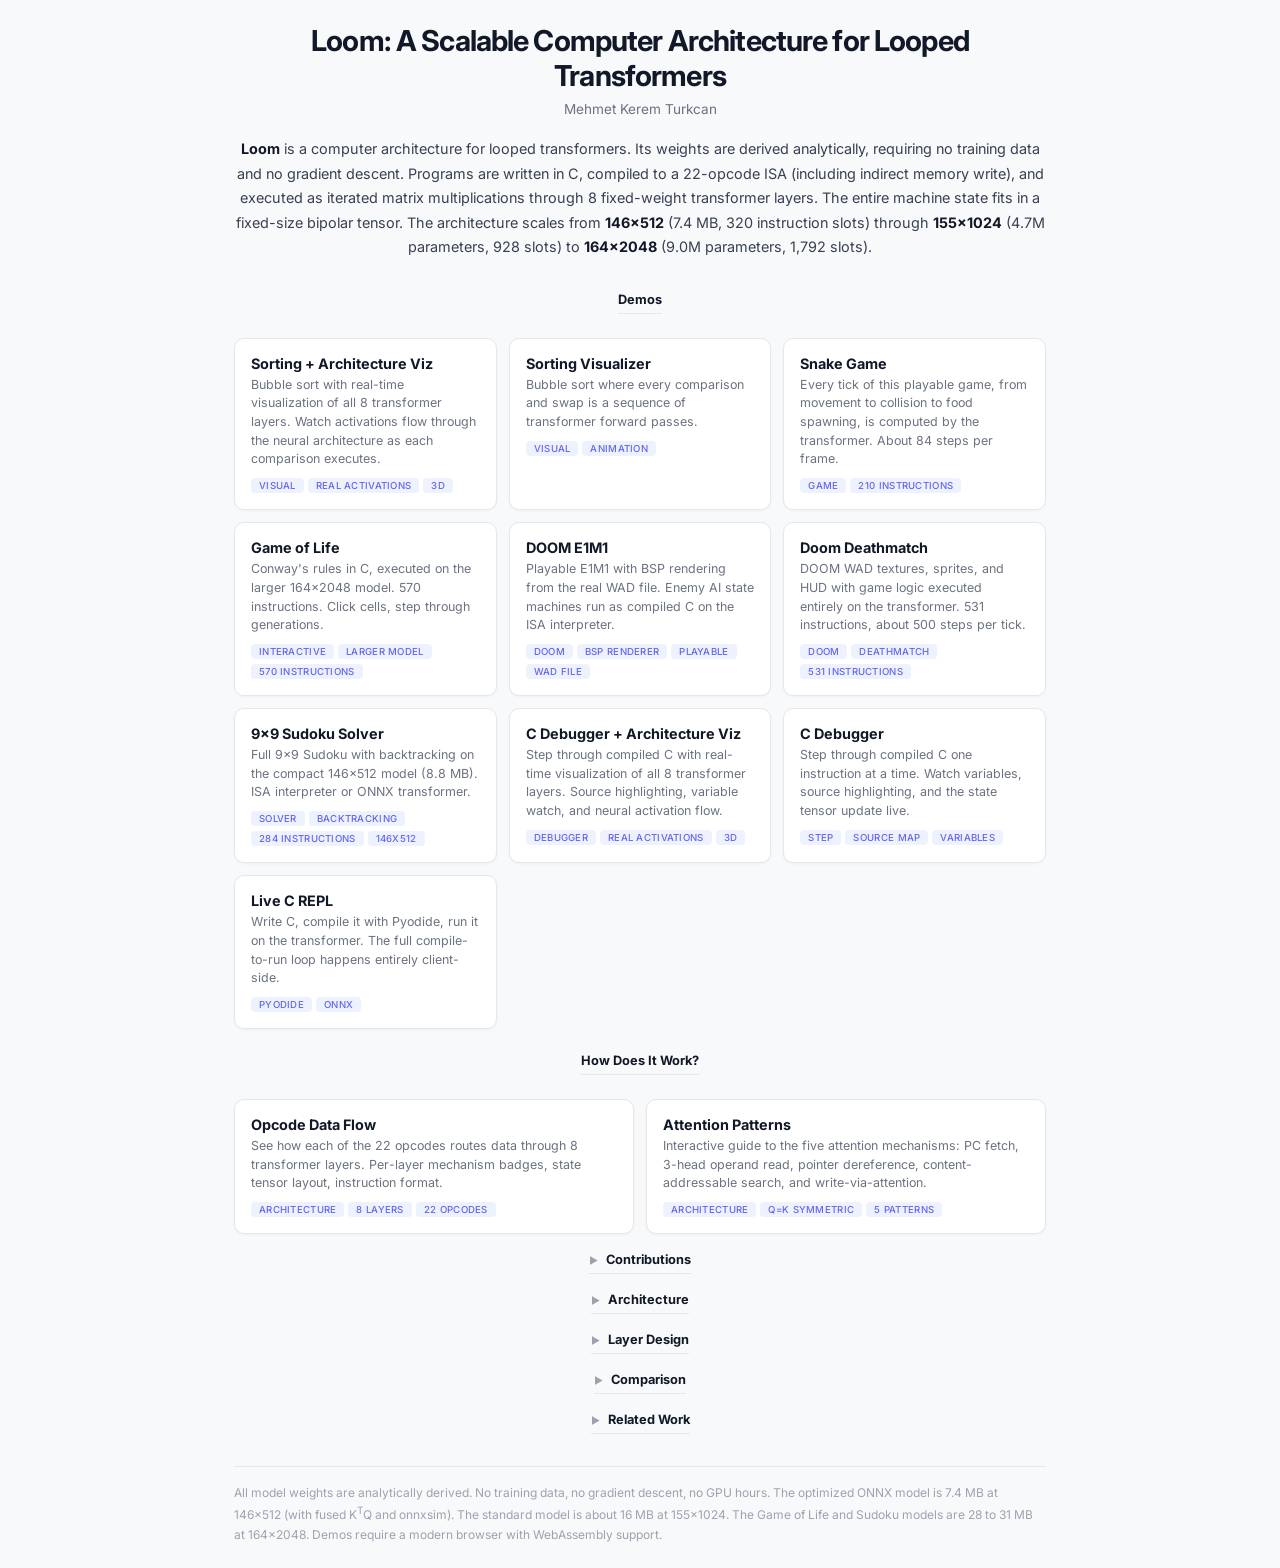
<file: demos/index.html>
<!DOCTYPE html>
<html lang="en">
<head>
    <meta charset="UTF-8">
    <meta name="viewport" content="width=device-width, initial-scale=1.0">
    <title>Loom: A Scalable Computer Architecture for Looped Transformers</title>
    <link rel="stylesheet" href="common.css">
    <style>
        body {
            max-width: 860px;
            margin: 0 auto;
        }

        header {
            margin-bottom: 0;
            padding-bottom: 0;
            border-bottom: none;
        }

        h1 {
            font-size: 1.8rem;
            letter-spacing: -0.03em;
            line-height: 1.2;
        }

        .authors {
            margin-top: 8px;
            font-size: 0.85rem;
            color: #6b7280;
        }

        .hero-highlights {
            display: flex;
            gap: 10px;
            margin-top: 20px;
            flex-wrap: wrap;
        }

        .hero-stat {
            flex: 1;
            min-width: 120px;
            background: #f9fafb;
            border: 1px solid #e5e7eb;
            border-radius: 10px;
            padding: 14px 16px;
            text-align: center;
        }

        .hero-stat-value {
            font-family: 'JetBrains Mono', monospace;
            font-size: 1.2rem;
            font-weight: 700;
            color: #6366f1;
        }

        .hero-stat-label {
            font-size: 0.65rem;
            color: #9ca3af;
            text-transform: uppercase;
            letter-spacing: 0.04em;
            margin-top: 2px;
        }

        .lead {
            margin-top: 20px;
            font-size: 0.9rem;
            color: #374151;
            line-height: 1.7;
        }

        .lead strong {
            color: #111827;
        }

        .section-title {
            font-size: 0.8rem;
            font-weight: 700;
            color: #111827;
            margin-top: 32px;
            margin-bottom: 12px;
            padding-bottom: 6px;
            border-bottom: 1px solid #e5e7eb;
        }

        .demo-grid {
            display: grid;
            grid-template-columns: repeat(auto-fit, minmax(240px, 1fr));
            gap: 12px;
            margin-top: 12px;
        }

        .demo-card {
            background: #fff;
            border: 1px solid #e5e7eb;
            border-radius: 10px;
            padding: 16px;
            text-decoration: none;
            color: inherit;
            transition: all 0.2s ease;
            display: flex;
            flex-direction: column;
            gap: 4px;
            box-shadow: 0 1px 3px rgba(0,0,0,0.04);
        }

        .demo-card:hover {
            border-color: #6366f1;
            transform: translateY(-1px);
            box-shadow: 0 4px 16px rgba(99,102,241,0.12);
        }

        .demo-title {
            font-size: 0.9rem;
            font-weight: 700;
            color: #111827;
        }

        .demo-desc {
            font-size: 0.78rem;
            color: #6b7280;
            line-height: 1.5;
        }

        .demo-tag {
            display: inline-block;
            font-size: 0.6rem;
            padding: 2px 8px;
            background: #eef2ff;
            border-radius: 4px;
            color: #6366f1;
            text-transform: uppercase;
            letter-spacing: 0.03em;
            font-weight: 500;
        }

        details {
            margin-top: 8px;
        }

        details summary {
            font-size: 0.8rem;
            font-weight: 700;
            color: #111827;
            cursor: pointer;
            padding: 10px 0 6px;
            border-bottom: 1px solid #e5e7eb;
            user-select: none;
            list-style: none;
        }

        details summary::before {
            content: '\25B6';
            display: inline-block;
            margin-right: 8px;
            font-size: 0.6rem;
            color: #9ca3af;
            transition: transform 0.15s;
        }

        details[open] summary::before {
            transform: rotate(90deg);
        }

        details summary::-webkit-details-marker {
            display: none;
        }

        details > :not(summary) {
            animation: fadeIn 0.2s ease;
        }

        @keyframes fadeIn {
            from { opacity: 0; transform: translateY(-4px); }
            to { opacity: 1; transform: translateY(0); }
        }

        .contributions {
            list-style: none;
            padding: 0;
            margin-top: 8px;
        }

        .contributions li {
            position: relative;
            padding: 8px 0 8px 20px;
            font-size: 0.85rem;
            color: #374151;
            line-height: 1.6;
        }

        .contributions li::before {
            content: '';
            position: absolute;
            left: 0;
            top: 14px;
            width: 8px;
            height: 8px;
            border-radius: 50%;
            background: #6366f1;
        }

        .contributions li strong {
            color: #111827;
        }

        .comparison-table {
            width: 100%;
            border-collapse: collapse;
            font-size: 0.8rem;
            margin-top: 8px;
            display: block;
            overflow-x: auto;
        }

        .comparison-table th {
            text-align: left;
            padding: 8px 12px;
            background: #f9fafb;
            color: #6b7280;
            font-weight: 600;
            font-size: 0.7rem;
            text-transform: uppercase;
            letter-spacing: 0.03em;
            border-bottom: 1px solid #e5e7eb;
        }

        .comparison-table td {
            padding: 8px 12px;
            border-bottom: 1px solid #f3f4f6;
            color: #374151;
        }

        .comparison-table tr:last-child td {
            border-bottom: none;
        }

        .comparison-table code {
            font-family: 'JetBrains Mono', monospace;
            font-size: 0.75rem;
            background: #f3f4f6;
            padding: 1px 5px;
            border-radius: 3px;
            color: #6366f1;
        }

        .arch-ascii {
            font-family: 'JetBrains Mono', monospace;
            font-size: 0.72rem;
            line-height: 1.5;
            background: #f9fafb;
            border: 1px solid #e5e7eb;
            border-radius: 8px;
            padding: 16px 20px;
            color: #374151;
            overflow-x: auto;
            white-space: pre;
            margin-top: 8px;
        }

        .arch-ascii .comment {
            color: #9ca3af;
        }

        .citation {
            font-size: 0.75rem;
            color: #6b7280;
            line-height: 1.6;
            margin-top: 8px;
        }

        .citation p {
            margin: 0 0 8px 0;
        }

        .citation p:last-child {
            margin-bottom: 0;
        }

        .citation a {
            color: #6366f1;
            text-decoration: none;
        }

        .citation a:hover {
            text-decoration: underline;
        }

        .footnote {
            font-size: 0.75rem;
            color: #9ca3af;
            margin-top: 32px;
            padding-top: 16px;
            border-top: 1px solid #e5e7eb;
            line-height: 1.6;
        }

        .footnote a {
            color: #6366f1;
            text-decoration: none;
        }
    </style>
</head>
<body>
    <header>
        <h1>Loom: A Scalable Computer Architecture for Looped Transformers</h1>
        <div class="authors">Mehmet Kerem Turkcan</div>

        <p class="lead">
            <strong>Loom</strong> is a computer architecture for looped transformers.
            Its weights are derived analytically, requiring no training data and no gradient descent.
            Programs are written in C, compiled to a 22-opcode ISA (including indirect memory write), and executed as
            iterated matrix multiplications through 8 fixed-weight transformer layers.
            The entire machine state fits in a fixed-size bipolar tensor.
            The architecture scales from <strong>146&times;512</strong> (7.4 MB, 320 instruction slots)
            through <strong>155&times;1024</strong> (4.7M parameters, 928 slots)
            to <strong>164&times;2048</strong> (9.0M parameters, 1,792 slots).
        </p>
    </header>

    <div class="section-title">Demos</div>
    <div class="demo-grid">
        <a href="sorting_viz.html" class="demo-card">
            <div class="demo-title">Sorting + Architecture Viz</div>
            <div class="demo-desc">
                Bubble sort with real-time visualization of all 8 transformer layers.
                Watch activations flow through the neural architecture as each comparison executes.
            </div>
            <div><span class="demo-tag">Visual</span> <span class="demo-tag">Real Activations</span> <span class="demo-tag">3D</span></div>
        </a>
        <a href="sorting.html" class="demo-card">
            <div class="demo-title">Sorting Visualizer</div>
            <div class="demo-desc">
                Bubble sort where every comparison and swap is
                a sequence of transformer forward passes.
            </div>
            <div><span class="demo-tag">Visual</span> <span class="demo-tag">Animation</span></div>
        </a>
        <a href="snake_game/index.html" class="demo-card">
            <div class="demo-title">Snake Game</div>
            <div class="demo-desc">
                Every tick of this playable game, from movement
                to collision to food spawning, is computed by the transformer. About 84 steps per frame.
            </div>
            <div><span class="demo-tag">Game</span> <span class="demo-tag">210 Instructions</span></div>
        </a>
        <a href="life.html" class="demo-card">
            <div class="demo-title">Game of Life</div>
            <div class="demo-desc">
                Conway's rules in C, executed on the larger 164&times;2048 model.
                570 instructions. Click cells, step through generations.
            </div>
            <div><span class="demo-tag">Interactive</span> <span class="demo-tag">Larger Model</span> <span class="demo-tag">570 Instructions</span></div>
        </a>
        <a href="doom_e1m1.html" class="demo-card">
            <div class="demo-title">DOOM E1M1</div>
            <div class="demo-desc">
                Playable E1M1 with BSP rendering from the real WAD file.
                Enemy AI state machines run as compiled C on the ISA interpreter.
            </div>
            <div><span class="demo-tag">DOOM</span> <span class="demo-tag">BSP Renderer</span> <span class="demo-tag">Playable</span> <span class="demo-tag">WAD File</span></div>
        </a>
        <a href="doom_fast.html" class="demo-card">
            <div class="demo-title">Doom Deathmatch</div>
            <div class="demo-desc">
                DOOM WAD textures, sprites, and HUD with game logic executed
                entirely on the transformer. 531 instructions, about 500 steps per tick.
            </div>
            <div><span class="demo-tag">DOOM</span> <span class="demo-tag">Deathmatch</span> <span class="demo-tag">531 Instructions</span></div>
        </a>
        <a href="sudoku.html" class="demo-card">
            <div class="demo-title">9x9 Sudoku Solver</div>
            <div class="demo-desc">
                Full 9x9 Sudoku with backtracking on the compact
                146x512 model (8.8 MB). ISA interpreter or ONNX transformer.
            </div>
            <div><span class="demo-tag">Solver</span> <span class="demo-tag">Backtracking</span> <span class="demo-tag">284 Instructions</span> <span class="demo-tag">146x512</span></div>
        </a>
        <a href="debugger_viz.html" class="demo-card">
            <div class="demo-title">C Debugger + Architecture Viz</div>
            <div class="demo-desc">
                Step through compiled C with real-time visualization of all 8 transformer layers.
                Source highlighting, variable watch, and neural activation flow.
            </div>
            <div><span class="demo-tag">Debugger</span> <span class="demo-tag">Real Activations</span> <span class="demo-tag">3D</span></div>
        </a>
        <a href="debugger.html" class="demo-card">
            <div class="demo-title">C Debugger</div>
            <div class="demo-desc">
                Step through compiled C one instruction at a time.
                Watch variables, source highlighting, and the state tensor update live.
            </div>
            <div><span class="demo-tag">Step</span> <span class="demo-tag">Source Map</span> <span class="demo-tag">Variables</span></div>
        </a>
        <a href="repl.html" class="demo-card">
            <div class="demo-title">Live C REPL</div>
            <div class="demo-desc">
                Write C, compile it with Pyodide, run it on the transformer.
                The full compile-to-run loop happens entirely client-side.
            </div>
            <div><span class="demo-tag">Pyodide</span> <span class="demo-tag">ONNX</span></div>
        </a>
    </div>

    <div class="section-title" style="margin-top:24px">How Does It Work?</div>
    <div class="demo-grid">
        <a href="opcode_flow.html" class="demo-card">
            <div class="demo-title">Opcode Data Flow</div>
            <div class="demo-desc">
                See how each of the 22 opcodes routes data through 8 transformer
                layers. Per-layer mechanism badges, state tensor layout, instruction format.
            </div>
            <div><span class="demo-tag">Architecture</span> <span class="demo-tag">8 Layers</span> <span class="demo-tag">22 Opcodes</span></div>
        </a>
        <a href="attention.html" class="demo-card">
            <div class="demo-title">Attention Patterns</div>
            <div class="demo-desc">
                Interactive guide to the five attention mechanisms: PC fetch, 3-head operand
                read, pointer dereference, content-addressable search, and write-via-attention.
            </div>
            <div><span class="demo-tag">Architecture</span> <span class="demo-tag">Q=K Symmetric</span> <span class="demo-tag">5 Patterns</span></div>
        </a>
    </div>

    <details>
        <summary>Contributions</summary>
        <ul class="contributions">
            <li>
                <strong>Loom architecture.</strong> A 22-opcode ISA: 21 extended opcodes (HALT, MOV, ADD, SUB, INC, DEC, AND, OR, XOR, SHL, SHR, CMP, LOAD, STORE, FIND, SWAP, CMOV, MULACC, JMP, JZ, JNZ) plus SUBLEQ fallback. STORE (indirect memory write) complements LOAD and reduces compiled code size by up to 75% for programs with variable-index array writes. Every opcode is realized through analytically derived attention and feed-forward weight matrices. The central technique, opcode-as-operand-routing, maps all operations to operand preparation for a shared subtract core: 22 opcodes in 8 transformer layers.
            </li>
            <li>
                <strong>C compiler.</strong> Lexer, recursive-descent parser, and code generator that compile a substantial subset of C to the ISA. Supported constructs include integer variables, arrays, if/else, while, for, functions, and logical and bitwise operators.
            </li>
            <li>
                <strong>Scale-independent ISA.</strong> The instruction set is independent of the substrate dimensions. The same 8-layer architecture, compiler, and ISA work at 146&times;512 (320 slots), 155&times;1024 (928 slots), and 164&times;2048 (1,792 slots). Programs are recompiled for each configuration but source code is unchanged. The STORE opcode shrinks the 9&times;9 Sudoku solver from 1,085 to 284 instructions, enabling smaller computer configurations.
            </li>
            <li>
                <strong>Constant-cost execution.</strong> The full machine state lives in a fixed-size bipolar &plusmn;1 tensor. Each step is one forward pass through 8 layers at O(1) cost regardless of program length. Programs run indefinitely with no state growth.
            </li>
            <li>
                <strong>Browser-native deployment.</strong> The ONNX-exported model runs entirely client-side via ONNX Runtime Web. A live C REPL compiles and executes in-browser using Pyodide.
            </li>
        </ul>
    </details>

    <details>
        <summary>Architecture</summary>
        <div class="arch-ascii">State X &isin; {-1, +1}<sup>d&times;n</sup>               <span class="comment"># bipolar tensor, entire machine state, e.g. 155&times;1024 or 164&times;2048</span>

  Rows   0-29    Instruction encoding    <span class="comment"># 3 &times; log&#8322; 1024 = 30 rows for [a, b, c] fields</span>
  Rows  30-37    Memory, 64 slots        <span class="comment"># 8-bit signed integers in bipolar encoding</span>
  Rows  38-83    Scratchpad              <span class="comment"># internal routing between layers</span>
  Rows  84-93    Program Counter         <span class="comment"># 10-bit binary address</span>
  Rows  94-103   Position Encoding       <span class="comment"># column identity for attention addressing</span>
  Rows 104-145   Buffer, 3N+N+logn=42    <span class="comment"># buf_a 8, buf_b 8, buf_c 8, find_temp 8, load_temp 10</span>
  Rows 146-153   Address Tags            <span class="comment"># memory column identity for LOAD/FIND</span>
  Row  154       Indicator               <span class="comment"># marks scratchpad columns</span>

One forward pass = one instruction:
  L1       Fetch instruction at PC          <span class="comment"># attention over position encoding</span>
  L2       Read operands + decode opcode    <span class="comment"># 3-head attention, opcode-gated FFN routing</span>
  L3       Indirect read + correction       <span class="comment"># LOAD/FIND attention + snap to &plusmn;1</span>
  L4       Subtract, direct borrow chain    <span class="comment"># single-layer a&minus;b via 6-threshold pattern</span>
  L5       Write result to memory           <span class="comment"># attention-based memory store</span>
  L6       Branch flag + PC increment       <span class="comment"># merged condition check + PC+1</span>
  L7       Branch select                    <span class="comment"># choose branch target or PC+1</span>
  L8       Error correction                 <span class="comment"># clamp values to &plusmn;1</span></div>
    </details>

    <details>
        <summary>Layer Design</summary>
        <div class="citation">
            <p>
                Giannou et al., 2023, describe a 13-layer construction for SUBLEQ;
                their released implementation uses <strong>10 layers</strong> for the same single
                instruction. Our architecture fits 22 opcodes in <strong>8 layers</strong>.
                Four design choices keep the layer count below the baseline despite the richer ISA:
            </p>
            <p>
                <strong>1. Fused instruction decode.</strong> Giannou et al. use separate layers
                for instruction fetching and operand routing. We fold opcode decoding into the
                memory-read layer, L2, via a 3-head attention stage followed by an FFN with
                opcode-gated routing. The FFN examines the most significant bits of the
                instruction address to distinguish extended-mode opcodes at addresses 0 to 31 from
                SUBLEQ at addresses &ge;32, then copies operands to the appropriate scratchpad
                positions for each operation.
            </p>
            <p>
                <strong>2. Opcode-as-operand-routing.</strong> All 22 operations reduce
                to operand preparation for a shared subtract core. ADD a,b, for instance, loads
                mem[a] into the minuend and &minus;mem[b] into the subtrahend so that subtraction yields addition.
                AND, OR, and XOR are realized through delta corrections applied to the subtrahend.
            </p>
            <p>
                <strong>3. Direct borrow-chain subtraction.</strong> L4 replaces
                the classical 3-layer two's complement approach, which flips bits, adds 1, then adds, with a single
                layer that computes a&minus;b directly using a 6-threshold-per-bit ReLU pattern with
                built-in carry propagation.
            </p>
            <p>
                <strong>4. Merged branch + PC update.</strong> L6 merges
                the branch-flag computation and PC increment into one layer, since these
                are independent FFN computations: flag reads scratchpad and opcodes, while PC+1 reads PC bits.
                Scratchpad correction is folded into L3's FFN alongside indirect read.
            </p>
            <p>
                L3 serves two purposes: its 2-head attention handles LOAD for pointer dereference and FIND
                for content-addressable search, while its FFN clamps soft-attention outputs to exact
                bipolar values before the ALU stage. The 3-head attention routing in L2 produces outputs
                that deviate further from &plusmn;1 than the simpler single-instruction case, making this
                intermediate correction necessary for numerical stability.
            </p>
        </div>
    </details>

    <details>
        <summary>Comparison</summary>
        <table class="comparison-table">
            <tr>
                <th></th>
                <th>This Work</th>
                <th>Percepta, Tzamos 2026</th>
                <th>Autoregressive LLM</th>
            </tr>
            <tr>
                <td>Paradigm</td>
                <td>Looped, fixed state</td>
                <td>Autoregressive, trace</td>
                <td>Autoregressive, tokens</td>
            </tr>
            <tr>
                <td>State</td>
                <td>Fixed-size tensor, <code>155&times;1024</code></td>
                <td>Growing execution trace</td>
                <td>Growing token sequence</td>
            </tr>
            <tr>
                <td>Cost per step</td>
                <td>O(1), same 8 layers</td>
                <td>O(log t) via HullKVCache</td>
                <td>O(t) or O(log t)</td>
            </tr>
            <tr>
                <td>Weights</td>
                <td>Analytically computed</td>
                <td>Constructed or trained, unspecified</td>
                <td>Trained on data</td>
            </tr>
            <tr>
                <td>Architecture</td>
                <td>8 layers, d=155, custom ISA</td>
                <td>7 layers, d=36, 18 2D-heads</td>
                <td>Varies, billions of params</td>
            </tr>
            <tr>
                <td>Program location</td>
                <td>In the state tensor</td>
                <td>Interpreter in weights; program as input tokens</td>
                <td>In the prompt</td>
            </tr>
            <tr>
                <td>Programs</td>
                <td>C &rarr; custom ISA &rarr; state tensor</td>
                <td>C/C++ &rarr; WASM bytecode &rarr; input tokens</td>
                <td>Natural language prompts</td>
            </tr>
            <tr>
                <td>Determinism</td>
                <td>Exact, no sampling</td>
                <td>Exact, greedy decoding</td>
                <td>Probabilistic</td>
            </tr>
            <tr>
                <td>Memory</td>
                <td>Constant, fixed tensor</td>
                <td>Grows with execution time</td>
                <td>Grows with context</td>
            </tr>
        </table>
    </details>

    <details>
        <summary>Related Work</summary>
        <div class="citation">
            <p>
                <a href="https://arxiv.org/abs/2301.13196">Looped Transformers as Programmable Computers</a>
                by Giannou et al., 2023, showed that a fixed-depth transformer with analytically
                constructed weights can execute the SUBLEQ instruction. Our work addresses what
                follows: how to architect a multi-operation ISA on this substrate, how to compile
                high-level programs to it, and how the resulting architecture scales.
            </p>
            <p>
                <strong>Extensions of the programmable-computer framework.</strong>
                <a href="https://arxiv.org/abs/2410.09375">Looped ReLU MLPs May Be All You Need as Practical Programmable Computers</a>
                by Liang et al., 2024, shows that a 23-layer ReLU-MLP can also emulate a programmable
                computer with analytical weights, using MLPs instead of transformers.
                <a href="https://arxiv.org/abs/2402.01107">Simulation of Graph Algorithms with Looped Transformers</a>
                by Giannou et al., 2024, extends the original framework with a dual-memory SUBLEQ
                variant for graph problems but remains single-instruction.
                <a href="https://arxiv.org/abs/2501.10688">Neural Algorithmic Reasoning for Hypergraphs with Looped Transformers</a>
                by Li et al., 2025, extends looped transformer algorithmic reasoning from
                graphs to hypergraphs.
                <a href="https://arxiv.org/abs/2410.01405">On Expressive Power of Looped Transformers</a>
                by Xu and Sato, ICML 2025, establishes formal approximation rates for looped
                transformers and proposes timestep encoding to enhance expressivity.
            </p>
            <p>
                <strong>Exact neural computation.</strong>
                <a href="https://arxiv.org/abs/2502.16763">Learning to Add, Multiply, and Execute Algorithmic Instructions Exactly with Neural Networks</a>
                by Back de Luca et al., NeurIPS 2025, proves that two-layer networks can learn to
                execute binary addition, multiplication, and Subtract-and-Branch-if-Negative exactly,
                using the NTK framework with trained rather than analytically constructed networks.
                <a href="https://arxiv.org/abs/2407.04899">Algorithmic Language Models with Neurally Compiled Libraries</a>
                by Saldyt and Kambhampati, 2024, augments LLaMA3 with memory, registers, and basic
                operations, compiling algorithms into differentiable libraries.
            </p>
            <p>
                <strong>Analytical weight construction and compilation.</strong>
                <a href="https://arxiv.org/abs/2301.05062">Tracr</a>
                by Lindner et al., 2023, compiles RASP programs to transformer weights for
                interpretability research.
                <a href="https://arxiv.org/abs/2106.06981">Thinking Like Transformers</a>
                by Weiss et al., 2021, introduced RASP as a programming language that maps to
                transformer primitives. Both construct weights analytically but target
                interpretability, not general-purpose computation.
                <a href="https://arxiv.org/abs/2410.18077">ALTA</a>
                by Shaw et al., 2024, extends RASP/Tracr with loops and compiles to Universal Transformers.
                <a href="https://arxiv.org/abs/2410.14706">Transformers are Efficient Compilers, Provably</a>
                by Bai et al., 2024, shows that trained transformers can perform compilation.
                <a href="https://arxiv.org/abs/2601.05770">Weights to Code</a>,
                2026, works in the reverse direction, extracting executable programs from trained
                transformer weights.
            </p>
            <p>
                <strong>Transformer Turing completeness.</strong>
                <a href="https://arxiv.org/abs/2410.03170">Autoregressive Large Language Models are Computationally Universal</a>
                by Schuurmans et al., 2024, shows that autoregressive decoding itself realizes
                universal computation via Lag systems.
                <a href="https://arxiv.org/abs/2506.12027">Constant Bit-size Transformers Are Turing Complete</a>
                by Li and Wang, 2025, proves constant-parameter transformers are Turing complete with
                sufficient context.
                <a href="https://arxiv.org/abs/2511.20038">Softmax Transformers are Turing-Complete</a>
                by Jiang et al., 2025, settles the open question for softmax attention.
                <a href="https://arxiv.org/abs/2512.00003">Efficient Turing Machine Simulation with Transformers</a>
                by Li and Wang, 2025, shows that sparse attention with fixed geometric offsets
                suffices for efficient universal computation.
            </p>
            <p>
                <strong>Trained neural computers.</strong>
                <a href="https://percepta.ai/blog/can-llms-be-computers">Can LLMs Be Computers?</a>
                by Tzamos et al. at Percepta, 2026, implements a WebAssembly interpreter inside a
                7-layer autoregressive transformer with d=36 and 18 two-dimensional attention heads. The model
                generates execution traces token-by-token. HullKVCache uses 2D
                attention heads to build convex hulls over prior tokens, giving O(log&nbsp;t) lookups
                instead of linear scans, yielding 30k&nbsp;tok/s throughput and multi-million-step
                executions. The weight construction method is not fully specified in the blog post;
                the authors describe both "implementing" the interpreter in weights and the model "learning"
                it. The approach is architecturally distinct from ours: in Percepta,
                the execution logic, a WASM interpreter, is encoded in the weights, with programs
                supplied as input tokens and executed as a growing autoregressive trace. In Loom,
                the weights are program-independent. Programs live in the state tensor,
                and the same fixed-weight model executes any compiled program at O(1) per step with
                no state growth.
            </p>
            <p>
                <strong>Program execution and simulation.</strong>
                <a href="https://arxiv.org/abs/2407.03310">Universal Length Generalization with Turing Programs</a>
                by Hou et al., 2024, decomposes algorithms into Turing machine steps as chain-of-thought,
                constructing RASP programs that simulate arbitrary TMs.
                <a href="https://arxiv.org/abs/2502.03568">Code Simulation as a Proxy for High-order Tasks in Large Language Models</a>
                by La Malfa et al., 2025, studies LLMs simulating code execution as a reasoning proxy.
            </p>
        </div>
    </details>

    <div class="footnote">
        All model weights are analytically derived. No training data, no gradient descent,
        no GPU hours. The optimized ONNX model is 7.4 MB at 146&times;512 (with fused K<sup>T</sup>Q and onnxsim).
        The standard model is about 16 MB at 155&times;1024. The Game of Life
        and Sudoku models are 28 to 31 MB at 164&times;2048. Demos require a modern browser with
        WebAssembly support.
    </div>
</body>
</html>
</file>
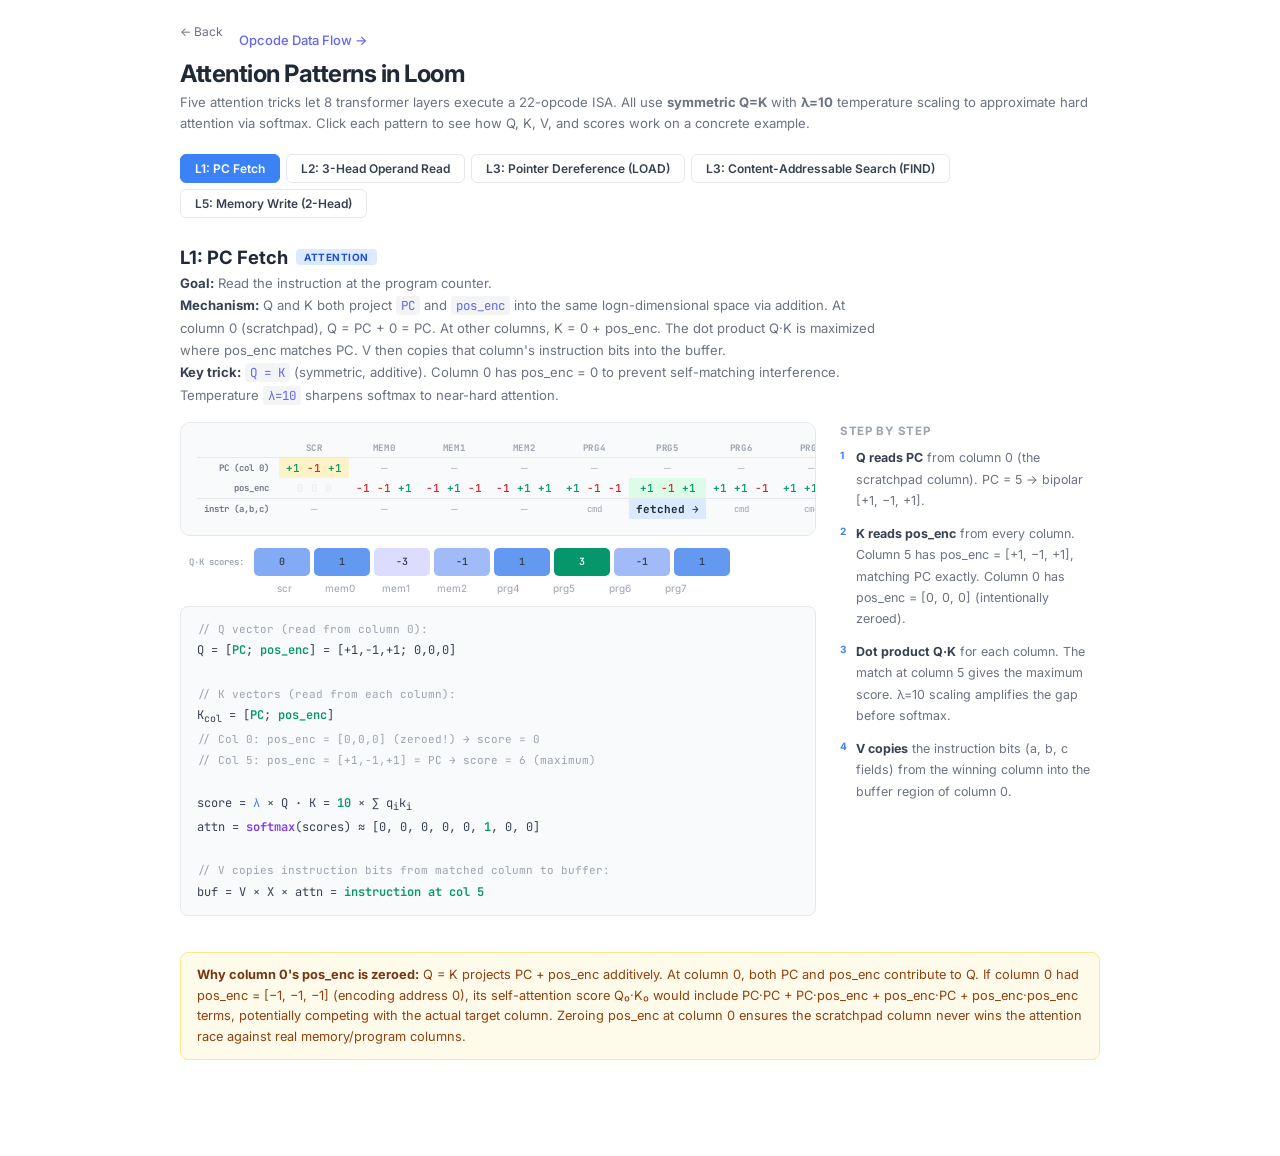
<file: demos/attention.html>
<!DOCTYPE html>
<html lang="en">
<head>
<meta charset="UTF-8">
<meta name="viewport" content="width=device-width, initial-scale=1.0">
<title>Loom — Attention Patterns</title>
<style>
@import url('https://fonts.googleapis.com/css2?family=Inter:wght@400;500;600;700&family=JetBrains+Mono:wght@400;500;600&display=swap');
*, *::before, *::after { box-sizing: border-box; margin: 0; padding: 0; }
body {
  font-family: 'Inter', -apple-system, sans-serif;
  background: #fff;
  color: #1f2937;
  max-width: 960px;
  margin: 0 auto;
  padding: 24px 20px 80px;
}
h1 { font-size: 1.5rem; font-weight: 700; letter-spacing: -0.02em; }
.subtitle { font-size: 0.82rem; color: #6b7280; margin-top: 4px; line-height: 1.6; }
nav { margin: 20px 0 28px; display: flex; gap: 6px; flex-wrap: wrap; }
nav button {
  font-family: inherit; font-size: 12px; font-weight: 600;
  padding: 6px 14px; border-radius: 6px;
  border: 1px solid #e5e7eb; background: #fff; color: #374151;
  cursor: pointer; transition: all 0.15s;
}
nav button:hover { border-color: #93c5fd; background: #eff6ff; }
nav button.active { background: #3b82f6; color: #fff; border-color: #3b82f6; }
.pattern { display: none; }
.pattern.active { display: block; }

.pattern h2 {
  font-size: 1.15rem; font-weight: 700; margin-bottom: 4px;
  display: flex; align-items: center; gap: 8px;
}
.pattern h2 .badge {
  font-size: 10px; font-weight: 700; padding: 2px 8px;
  border-radius: 4px; text-transform: uppercase; letter-spacing: 0.05em;
}
.badge-att { background: #dbeafe; color: #1d4ed8; }
.badge-ffn { background: #ede9fe; color: #6d28d9; }

.pattern .desc {
  font-size: 0.82rem; color: #6b7280; line-height: 1.7;
  margin-bottom: 16px; max-width: 700px;
}
.pattern .desc strong { color: #374151; }
.pattern .desc code {
  font-family: 'JetBrains Mono', monospace; font-size: 0.78rem;
  background: #f3f4f6; padding: 1px 5px; border-radius: 3px; color: #6366f1;
}

/* ── Diagram area ──────────────────────────────── */
.diagram {
  display: flex;
  gap: 24px;
  margin-bottom: 24px;
  flex-wrap: wrap;
}
.diagram-main { flex: 1; min-width: 400px; }
.diagram-side {
  width: 260px; flex-shrink: 0;
  font-size: 0.78rem; color: #6b7280; line-height: 1.7;
}
.diagram-side h4 {
  font-size: 0.72rem; font-weight: 700; text-transform: uppercase;
  letter-spacing: 0.06em; color: #9ca3af; margin-bottom: 6px;
}
.diagram-side .step {
  margin-bottom: 12px; padding-left: 16px; position: relative;
}
.diagram-side .step::before {
  content: attr(data-n);
  position: absolute; left: 0; top: 0;
  font-size: 10px; font-weight: 700; color: #3b82f6;
}
.diagram-side .step strong { color: #374151; }

/* ── State tensor mini ────────────────────────── */
.state-mini {
  background: #f8fafc; border: 1px solid #e5e7eb; border-radius: 10px;
  padding: 16px; overflow-x: auto;
}
.state-mini table {
  border-collapse: collapse; font-size: 11px;
  font-family: 'JetBrains Mono', monospace;
}
.state-mini th, .state-mini td {
  padding: 3px 7px; text-align: center; white-space: nowrap;
}
.state-mini th {
  font-size: 9px; font-weight: 700; color: #9ca3af;
  text-transform: uppercase; letter-spacing: 0.06em;
  border-bottom: 1px solid #e5e7eb;
}
.state-mini .row-label {
  text-align: right; font-size: 9px; color: #6b7280;
  font-weight: 600; padding-right: 10px;
}
.state-mini .bp { font-weight: 500; }
.bp.pos { color: #059669; }
.bp.neg { color: #dc2626; }
.bp.zero { color: #d1d5db; }

.cell-highlight { background: #fef3c7 !important; }
.cell-match { background: #dcfce7 !important; }
.cell-result { background: #dbeafe !important; }
.cell-dim { opacity: 0.3; }

/* ── Score visualization ──────────────────────── */
.scores-row {
  display: flex; align-items: center; gap: 4px;
  margin: 12px 0 6px; font-size: 11px;
  font-family: 'JetBrains Mono', monospace;
}
.scores-row .score-cell {
  width: 56px; height: 28px; border-radius: 5px;
  display: flex; align-items: center; justify-content: center;
  font-weight: 600; font-size: 10px; color: #fff;
  transition: transform 0.2s;
}
.scores-row .score-cell:hover { transform: scale(1.1); }
.scores-row .score-label {
  font-size: 9px; color: #9ca3af; font-weight: 600;
  width: 70px; text-align: right; padding-right: 6px;
}

/* ── Formula blocks ──────────────────────────── */
.formula {
  background: #f8fafc; border: 1px solid #e5e7eb; border-radius: 8px;
  padding: 12px 16px; margin: 12px 0;
  font-family: 'JetBrains Mono', monospace; font-size: 12px;
  line-height: 1.8; color: #374151;
}
.formula .comment { color: #9ca3af; font-size: 11px; }
.formula .keyword { color: #7c3aed; font-weight: 600; }
.formula .val { color: #059669; font-weight: 600; }
.formula .op { color: #3b82f6; }

/* ── Key insight boxes ────────────────────────── */
.insight {
  background: #fffbeb; border: 1px solid #fde68a; border-radius: 8px;
  padding: 12px 16px; margin: 16px 0;
  font-size: 0.8rem; color: #92400e; line-height: 1.6;
}
.insight strong { color: #78350f; }

/* ── Separator ──────────────────────────────────── */
.sep {
  height: 1px; background: #e5e7eb; margin: 28px 0;
}

/* ── Back link ──────────────────────────────────── */
.back {
  display: inline-block; font-size: 12px; color: #6b7280;
  text-decoration: none; margin-bottom: 16px;
}
.back:hover { color: #3b82f6; }
</style>
</head>
<body>

<div style="display:flex;gap:16px;align-items:center;margin-bottom:4px;font-size:13px">
  <a href="index.html" class="back">&larr; Back</a>
  <a href="opcode_flow.html" style="color:#6366f1;text-decoration:none;font-weight:500">Opcode Data Flow &rarr;</a>
</div>
<h1>Attention Patterns in Loom</h1>
<p class="subtitle">
  Five attention tricks let 8 transformer layers execute a 22-opcode ISA.
  All use <strong>symmetric Q=K</strong> with <strong>&lambda;=10</strong> temperature scaling
  to approximate hard attention via softmax.
  Click each pattern to see how Q, K, V, and scores work on a concrete example.
</p>

<nav id="nav"></nav>
<div id="patterns"></div>

<script>
// ════════════════════════════════════════════════════════
// DATA
// ════════════════════════════════════════════════════════

// Bipolar helpers
const B = (v) => v > 0 ? '+1' : '-1';
const BC = (v) => v > 0 ? 'pos' : 'neg';

// Mini state: 8 columns (col 0 = scratchpad, cols 1-3 = memory, cols 4-7 = program)
// For demonstration with logn=3 (8 columns), N=4 (4-bit values)

const PATTERNS = [

// ── Pattern 1: PC Fetch ──────────────────────────────
{
  id: 'fetch',
  title: 'L1: PC Fetch',
  badge: 'att',
  subtitle: '1-head symmetric attention fetches the current instruction',
  desc: `
    <strong>Goal:</strong> Read the instruction at the program counter.<br>
    <strong>Mechanism:</strong> Q and K both project <code>PC</code> and <code>pos_enc</code> into the same
    logn-dimensional space via addition. At column 0 (scratchpad), Q = PC + 0 = PC.
    At other columns, K = 0 + pos_enc. The dot product Q·K is maximized where pos_enc matches PC.
    V then copies that column's instruction bits into the buffer.<br>
    <strong>Key trick:</strong> <code>Q = K</code> (symmetric, additive). Column 0 has pos_enc = 0 to prevent
    self-matching interference. Temperature <code>&lambda;=10</code> sharpens softmax to near-hard attention.
  `,
  render: renderFetch,
},

// ── Pattern 2: Operand Read ──────────────────────────
{
  id: 'operand',
  title: 'L2: 3-Head Operand Read',
  badge: 'att',
  subtitle: '3 attention heads read mem[a], mem[b], mem[c] simultaneously',
  desc: `
    <strong>Goal:</strong> After L1 fetches the instruction (a, b, c), read the three memory operands.<br>
    <strong>Mechanism:</strong> Three independent attention heads, each with symmetric Q=K.
    Head 1 matches <code>addr_a + pos_enc</code> to find mem[a].
    Head 2 matches <code>addr_b + pos_enc</code> for mem[b].
    Head 3 matches <code>addr_c + pos_enc</code> for mem[c].
    Each head's V matrix copies the matched column's memory value to a different buffer slot
    (<code>buf_a</code>, <code>buf_b</code>, <code>buf_c</code>).<br>
    <strong>Key trick:</strong> The three heads fire <em>simultaneously</em> in a single attention operation.
    Each head has non-overlapping Q/V rows, so they don't interfere.
  `,
  render: renderOperand,
},

// ── Pattern 3: Pointer Dereference ───────────────────
{
  id: 'load',
  title: 'L3: Pointer Dereference (LOAD)',
  badge: 'att',
  subtitle: 'Head 1 of L3\'s 2-head attention: indirect memory read, mem[b] = mem[mem[c]]',
  desc: `
    <strong>Goal:</strong> Read the value at the address stored in mem[c] (pointer dereference).<br>
    <strong>Mechanism:</strong> L2's FFN converts the N-bit pointer value in buf_c to a logn-bit position
    encoding in <code>load_temp</code>. L3's attention head then matches
    <code>load_temp + pos_enc</code> against all columns, finding the one whose position
    matches the pointer. V copies that column's memory value to scr_min.<br>
    <strong>Key trick:</strong> Two-stage indirection. L2 reads mem[c] (the pointer).
    L2 FFN converts it to position-encoding format. L3 attention uses it to read mem[pointer].
    The V weight is <code>2.0</code> (not 1.0) to account for the averaging effect.
  `,
  render: renderLoad,
},

// ── Pattern 4: Content Search ────────────────────────
{
  id: 'find',
  title: 'L3: Content-Addressable Search (FIND)',
  badge: 'att',
  subtitle: 'Head 2 of L3\'s 2-head attention: search all memory for a value, return its address',
  desc: `
    <strong>Goal:</strong> Find which memory cell contains a given value and return its index.<br>
    <strong>Mechanism:</strong> L2's FFN copies the search value from buf_c to <code>find_temp</code>.
    L3's attention head matches <code>find_temp + idx_memory</code>, comparing the
    search value against the <em>actual memory contents</em> of every column. The column
    with matching content gets highest score. V copies that column's <code>address tag</code>
    (its own index) to scr_min.<br>
    <strong>Key trick:</strong> Q reads <em>memory rows</em> not position rows. This flips the usual
    pattern: instead of "find column at address X", it's "find column containing value X".
    Address tags (each column stores its own index in a separate row block) provide the return value.
  `,
  render: renderFind,
},

// ── Pattern 5: Write via Attention ───────────────────
{
  id: 'write',
  title: 'L5: Memory Write (2-Head)',
  badge: 'att',
  subtitle: '2 attention heads write to memory. Head 1 for normal writes, Head 2 for SWAP',
  desc: `
    <strong>Goal:</strong> Store the ALU result (scr_min) into mem[b].<br>
    <strong>Mechanism:</strong> Two attention heads fire simultaneously.
    Head 1 matches <code>addr_b + pos_enc</code> for normal writes.
    Head 2 matches <code>addr_c + pos_enc</code> for SWAP (no-op for other opcodes).
    V reads both <code>scr_min</code> and <code>memory</code> from the matched column.
    The FFN then computes <code>2 &times; buffer &minus; old_memory</code>,
    which overwrites the old value with the new one.<br>
    <strong>Key trick:</strong> Transformers can only <em>add</em> to the state (residual connection).
    To <em>overwrite</em> a value, we use the identity: <code>new = old + (2&times;buf &minus; old) &times; gate</code>,
    where buf = 0.5&times;(result + old) comes from attention averaging, and the FFN uses a
    ReLU-pair decomposition to apply the <code>2&times;buf &minus; old</code> correction only at the matched column.
  `,
  render: renderWrite,
},

];

// ════════════════════════════════════════════════════════
// RENDERING
// ════════════════════════════════════════════════════════

let activePattern = 'fetch';

function buildNav() {
  const nav = document.getElementById('nav');
  PATTERNS.forEach(p => {
    const btn = document.createElement('button');
    btn.textContent = p.title;
    btn.className = p.id === activePattern ? 'active' : '';
    btn.onclick = () => {
      activePattern = p.id;
      document.querySelectorAll('nav button').forEach(b => b.classList.remove('active'));
      btn.classList.add('active');
      document.querySelectorAll('.pattern').forEach(el => el.classList.toggle('active', el.id === 'p-' + p.id));
    };
    nav.appendChild(btn);
  });
}

function buildPatterns() {
  const container = document.getElementById('patterns');
  PATTERNS.forEach(p => {
    const div = document.createElement('div');
    div.id = 'p-' + p.id;
    div.className = 'pattern' + (p.id === activePattern ? ' active' : '');
    div.innerHTML = `
      <h2>${p.title} <span class="badge badge-${p.badge}">${p.badge === 'att' ? 'Attention' : 'FFN'}</span></h2>
      <p class="desc">${p.desc}</p>
      <div id="content-${p.id}"></div>
    `;
    container.appendChild(div);
    p.render(document.getElementById('content-' + p.id));
  });
}

// ── Helpers ──────────────────────────────────────────

function bp(v) {
  return `<span class="bp ${v > 0 ? 'pos' : v < 0 ? 'neg' : 'zero'}">${v > 0 ? '+1' : v < 0 ? '-1' : ' 0'}</span>`;
}

function bpRow(vals, classes) {
  return vals.map((v, i) => {
    const cls = classes?.[i] || '';
    return `<td class="${cls}">${bp(v)}</td>`;
  }).join('');
}

function makeScores(scores, labels, highlight) {
  const max = Math.max(...scores);
  const min = Math.min(...scores);
  const range = max - min || 1;
  return `<div class="scores-row">
    <span class="score-label">Q·K scores:</span>
    ${scores.map((s, i) => {
      const t = (s - min) / range;
      const r = Math.round(220 - t * 180);
      const g = Math.round(220 - t * 100);
      const b = Math.round(255 - t * 20);
      const bg = i === highlight ? '#059669' : `rgb(${r},${g},${b})`;
      const fg = (i === highlight || t > 0.7) ? '#fff' : '#374151';
      return `<div class="score-cell" style="background:${bg};color:${fg}" title="Column ${i}: score ${s}">${s}</div>`;
    }).join('')}
  </div>
  <div style="font-size:10px;color:#9ca3af;margin-left:76px">
    ${labels.map((l, i) => `<span style="display:inline-block;width:56px;text-align:center">${l}</span>`).join('')}
  </div>`;
}

// ════════════════════════════════════════════════════════
// PATTERN 1: PC FETCH
// ════════════════════════════════════════════════════════

function renderFetch(el) {
  // Example: 8 columns, PC = 5 (binary 101), logn = 3
  // pos_enc for each column: col 0 = [0,0,0], col 1 = [0,0,1], ... col 5 = [1,0,1]
  const pc = [1, -1, 1]; // 5 in bipolar
  const posEnc = [
    [0, 0, 0],     // col 0: zeroed (intentional!)
    [-1, -1, 1],   // col 1: 001
    [-1, 1, -1],   // col 2: 010
    [-1, 1, 1],    // col 3: 011
    [1, -1, -1],   // col 4: 100
    [1, -1, 1],    // col 5: 101 ← matches PC
    [1, 1, -1],    // col 6: 110
    [1, 1, 1],     // col 7: 111
  ];

  // Q = K = [PC + pos_enc] (symmetric, additive projection into same logn-dim space)
  // Column 0: Q = PC + 0 = PC (pos_enc zeroed). Column j: K = 0 + pos_enc(j) = pos_enc(j).
  // Score(0, j) = Q_col0 · K_colj = PC · pos_enc(j)
  const scores = posEnc.map(pe => {
    let s = 0;
    for (let i = 0; i < 3; i++) s += pc[i] * pe[i]; // PC · pos_enc
    return s;
  });
  // col 0: 0 (zeroed pos_enc), col 5: 3 (perfect match), others vary

  const colLabels = ['scr', 'mem0', 'mem1', 'mem2', 'prg4', 'prg5', 'prg6', 'prg7'];

  el.innerHTML = `
    <div class="diagram">
      <div class="diagram-main">
        <div class="state-mini">
          <table>
            <tr><th></th>${colLabels.map((l, i) => `<th>${l}</th>`).join('')}</tr>
            <tr>
              <td class="row-label">PC (col 0)</td>
              ${[0,1,2,3,4,5,6,7].map(c => c === 0
                ? `<td class="cell-highlight">${pc.map(v => bp(v)).join(' ')}</td>`
                : `<td class="cell-dim">—</td>`).join('')}
            </tr>
            <tr>
              <td class="row-label">pos_enc</td>
              ${posEnc.map((pe, c) =>
                `<td class="${c === 5 ? 'cell-match' : c === 0 ? 'cell-dim' : ''}">${pe.map(v => bp(v)).join(' ')}</td>`
              ).join('')}
            </tr>
            <tr style="border-top:1px solid #e5e7eb">
              <td class="row-label">instr (a,b,c)</td>
              ${[0,1,2,3,4,5,6,7].map(c =>
                c === 5 ? `<td class="cell-result"><strong>fetched →</strong></td>`
                : c >= 4 ? `<td style="font-size:9px;color:#9ca3af">cmd</td>`
                : `<td class="cell-dim">—</td>`
              ).join('')}
            </tr>
          </table>
        </div>

        ${makeScores(scores, colLabels, 5)}

        <div class="formula">
          <span class="comment">// Q vector (read from column 0):</span><br>
          Q = [<span class="val">PC</span>; <span class="val">pos_enc</span>] = [${pc.map(B).join(',')}; 0,0,0]<br><br>
          <span class="comment">// K vectors (read from each column):</span><br>
          K<sub>col</sub> = [<span class="val">PC</span>; <span class="val">pos_enc</span>]<br>
          <span class="comment">// Col 0: pos_enc = [0,0,0] (zeroed!) → score = 0</span><br>
          <span class="comment">// Col 5: pos_enc = [+1,-1,+1] = PC → score = 6 (maximum)</span><br><br>
          score = <span class="op">&lambda;</span> &times; Q &middot; K = <span class="val">10</span> &times; &sum; q<sub>i</sub>k<sub>i</sub><br>
          attn = <span class="keyword">softmax</span>(scores) &asymp; [0, 0, 0, 0, 0, <span class="val">1</span>, 0, 0]<br><br>
          <span class="comment">// V copies instruction bits from matched column to buffer:</span><br>
          buf = V &times; X &times; attn = <span class="val">instruction at col 5</span>
        </div>
      </div>
      <div class="diagram-side">
        <h4>Step by Step</h4>
        <div class="step" data-n="1">
          <strong>Q reads PC</strong> from column 0 (the scratchpad column).
          PC = 5 → bipolar [+1, −1, +1].
        </div>
        <div class="step" data-n="2">
          <strong>K reads pos_enc</strong> from every column. Column 5 has pos_enc = [+1, −1, +1],
          matching PC exactly. Column 0 has pos_enc = [0, 0, 0] (intentionally zeroed).
        </div>
        <div class="step" data-n="3">
          <strong>Dot product Q·K</strong> for each column. The match at column 5 gives the maximum score.
          λ=10 scaling amplifies the gap before softmax.
        </div>
        <div class="step" data-n="4">
          <strong>V copies</strong> the instruction bits (a, b, c fields) from the winning column
          into the buffer region of column 0.
        </div>
      </div>
    </div>

    <div class="insight">
      <strong>Why column 0's pos_enc is zeroed:</strong>
      Q = K projects PC + pos_enc additively. At column 0, both PC and pos_enc contribute to Q.
      If column 0 had pos_enc = [−1, −1, −1] (encoding address 0), its self-attention score Q₀·K₀
      would include PC·PC + PC·pos_enc + pos_enc·PC + pos_enc·pos_enc terms, potentially
      competing with the actual target column. Zeroing pos_enc at column 0 ensures the scratchpad
      column never wins the attention race against real memory/program columns.
    </div>
  `;
}

// ════════════════════════════════════════════════════════
// PATTERN 2: 3-HEAD OPERAND READ
// ════════════════════════════════════════════════════════

function renderOperand(el) {
  el.innerHTML = `
    <div class="diagram">
      <div class="diagram-main">
        <div class="state-mini">
          <table>
            <tr><th></th><th>scr</th><th>mem[0]</th><th>mem[1]</th><th>mem[2]</th><th>mem[3]</th></tr>
            <tr>
              <td class="row-label">pos_enc</td>
              <td class="cell-dim">0,0,0</td>
              <td>${['-1','-1','+1'].map(v => `<span class="bp ${v[0]==='+' ? 'pos' : 'neg'}">${v}</span>`).join(' ')}</td>
              <td>${['-1','+1','-1'].map(v => `<span class="bp ${v[0]==='+' ? 'pos' : 'neg'}">${v}</span>`).join(' ')}</td>
              <td>${['-1','+1','+1'].map(v => `<span class="bp ${v[0]==='+' ? 'pos' : 'neg'}">${v}</span>`).join(' ')}</td>
              <td>${['+1','-1','-1'].map(v => `<span class="bp ${v[0]==='+' ? 'pos' : 'neg'}">${v}</span>`).join(' ')}</td>
            </tr>
            <tr>
              <td class="row-label">memory (N=4)</td>
              <td class="cell-dim">—</td>
              <td>val₀</td>
              <td class="cell-highlight">val₁</td>
              <td class="cell-match">val₂</td>
              <td class="cell-result">val₃</td>
            </tr>
            <tr style="border-top:1px solid #e5e7eb">
              <td class="row-label">scratch_cmd</td>
              <td class="cell-highlight" style="font-size:9px">
                a=<span class="bp pos">3</span>
                b=<span class="bp pos">1</span>
                c=<span class="bp pos">2</span>
              </td>
              <td class="cell-dim" colspan="4">—</td>
            </tr>
          </table>
        </div>

        <div class="formula">
          <span class="comment">// Three heads fire simultaneously:</span><br><br>

          <strong>Head 1</strong> (read mem[a=3]):<br>
          Q₁ = K₁ = <span class="val">addr_a</span> + <span class="val">pos_enc</span> <span class="comment">// additive projection into logn-dim space</span><br>
          V₁ copies matched column's memory + scratchpad → <span class="val">buf_a</span><br><br>

          <strong>Head 2</strong> (read mem[b=1]):<br>
          Q₂ = K₂ = <span class="val">addr_b</span> + <span class="val">pos_enc</span><br>
          V₂ copies → <span class="val">buf_b</span><br><br>

          <strong>Head 3</strong> (read mem[c=2]):<br>
          Q₃ = K₃ = <span class="val">addr_c</span> + <span class="val">pos_enc</span><br>
          V₃ copies → <span class="val">buf_c</span><br><br>

          <span class="comment">// All three heads use non-overlapping buffer rows,</span><br>
          <span class="comment">// so they don't interfere with each other.</span><br>
          result = X + V₁·X·attn₁ + V₂·X·attn₂ + V₃·X·attn₃
        </div>
      </div>
      <div class="diagram-side">
        <h4>Step by Step</h4>
        <div class="step" data-n="1">
          L1 already fetched the instruction into <strong>scratch_cmd</strong> in column 0.
          scratch_cmd contains addr_a, addr_b, addr_c (3 × logn bits).
        </div>
        <div class="step" data-n="2">
          Each head's Q/K projects a different address field of scratch_cmd
          added with pos_enc into the same logn-dimensional space. Column 0's pos_enc is zero,
          so Q at col 0 = addr only. Other columns have addr=0, so K = pos_enc only.
        </div>
        <div class="step" data-n="3">
          K is symmetric (K=Q), read from every column's scratch_cmd + pos_enc.
          Since only column 0 has scratch_cmd, the Q·K score = addr·pos_enc, finding the matching column.
        </div>
        <div class="step" data-n="4">
          Head 1 writes to <strong>buf_a</strong> (rows buffer+0..N-1).<br>
          Head 2 writes to <strong>buf_b</strong> (rows buffer+N..2N-1).<br>
          Head 3 writes to <strong>buf_c</strong> (rows buffer+2N..3N-1).<br>
          No overlap → no interference.
        </div>
      </div>
    </div>

    <div class="insight">
      <strong>Why 3 heads, not 3 layers:</strong>
      Multi-head attention lets all three operands be read in a single layer.
      Without it, reading 3 operands would require 3 sequential attention layers.
      This is the key mechanism that keeps the total layer count at 8.
    </div>
  `;
}

// ════════════════════════════════════════════════════════
// PATTERN 3: LOAD (POINTER DEREFERENCE)
// ════════════════════════════════════════════════════════

function renderLoad(el) {
  el.innerHTML = `
    <div class="diagram">
      <div class="diagram-main">
        <div class="state-mini">
          <table>
            <tr><th></th><th>scr</th><th>mem[0]</th><th>mem[1]</th><th>mem[2]</th><th>mem[3]</th></tr>
            <tr>
              <td class="row-label">pos_enc</td>
              <td class="cell-dim">0,0,0</td>
              <td>${bp(-1)}${bp(-1)}${bp(1)}</td>
              <td>${bp(-1)}${bp(1)}${bp(-1)}</td>
              <td>${bp(-1)}${bp(1)}${bp(1)}</td>
              <td class="cell-match">${bp(1)}${bp(-1)}${bp(-1)}</td>
            </tr>
            <tr>
              <td class="row-label">load_temp</td>
              <td class="cell-highlight">${bp(1)}${bp(-1)}${bp(-1)}</td>
              <td class="cell-dim">—</td><td class="cell-dim">—</td>
              <td class="cell-dim">—</td><td class="cell-dim">—</td>
            </tr>
            <tr>
              <td class="row-label">memory</td>
              <td class="cell-dim">—</td>
              <td>7</td><td>3</td><td class="cell-highlight">→ ptr=3</td>
              <td class="cell-result">42 ← target</td>
            </tr>
          </table>
        </div>

        <div class="formula">
          <span class="comment">// LOAD b, c: mem[b] = mem[mem[c]]</span><br>
          <span class="comment">// Example: mem[2] = 3 (pointer), mem[3] = 42 (target)</span><br><br>

          <strong>L2:</strong> Head 3 reads mem[c=2] = <span class="val">3</span><br>
          <strong>L2 FFN:</strong> Convert pointer 3 (N-bit) → pos_enc format (logn-bit):<br>
          &nbsp;&nbsp;load_temp = to_pos_enc(<span class="val">3</span>) = [<span class="val">+1, -1, -1</span>]<br><br>

          <strong>L3 Head 1:</strong><br>
          Q = [<span class="val">load_temp</span>; pos_enc] from col 0<br>
          K = [<span class="val">load_temp</span>; pos_enc] from each col<br>
          <span class="comment">// load_temp in col 0 = [+1,-1,-1]</span><br>
          <span class="comment">// pos_enc of col 3 = [+1,-1,-1] → max score!</span><br><br>

          V = <span class="val">2.0</span> × I on memory rows<br>
          <span class="comment">// Weight 2.0 compensates for attention averaging</span><br>
          result = V × X × attn ≈ <span class="val">mem[3] = 42</span> → scr_min
        </div>
      </div>
      <div class="diagram-side">
        <h4>Two-Stage Indirection</h4>
        <div class="step" data-n="1">
          <strong>L2</strong>: Read mem[c] = 3 (this is the pointer value, not the final data).
        </div>
        <div class="step" data-n="2">
          <strong>L2 FFN</strong>: Convert the N-bit value "3" to the logn-bit position encoding
          format used by attention. Store in <strong>load_temp</strong>.
        </div>
        <div class="step" data-n="3">
          <strong>L3</strong>: Attention matches load_temp against pos_enc of all columns.
          Column 3 has pos_enc matching "3", so it wins.
        </div>
        <div class="step" data-n="4">
          V copies <strong>mem[3] = 42</strong> into scr_min. The V weight is 2.0 to compensate
          for the fact that attention produces a weighted average, not a direct copy.
        </div>
      </div>
    </div>

    <div class="insight">
      <strong>Why V uses weight 2.0:</strong>
      The attention score at the matched column is close to but not exactly 1.0
      (softmax with λ=10 gives ~0.95-0.99). The residual connection means
      the output is X + V·X·attn. Since we need the <em>full</em> value (not half),
      V = 2·I ensures the attention-averaged result has the right magnitude
      for downstream correction.
    </div>
  `;
}

// ════════════════════════════════════════════════════════
// PATTERN 4: FIND (CONTENT-ADDRESSABLE SEARCH)
// ════════════════════════════════════════════════════════

function renderFind(el) {
  el.innerHTML = `
    <div class="diagram">
      <div class="diagram-main">
        <div class="state-mini">
          <table>
            <tr><th></th><th>scr</th><th>mem[0]</th><th>mem[1]</th><th>mem[2]</th><th>mem[3]</th></tr>
            <tr>
              <td class="row-label">memory value</td>
              <td class="cell-dim">—</td>
              <td>7</td>
              <td class="cell-match">42 ← match!</td>
              <td>3</td>
              <td>19</td>
            </tr>
            <tr>
              <td class="row-label">find_temp</td>
              <td class="cell-highlight">42 (search)</td>
              <td class="cell-dim">—</td><td class="cell-dim">—</td>
              <td class="cell-dim">—</td><td class="cell-dim">—</td>
            </tr>
            <tr>
              <td class="row-label">address tag</td>
              <td class="cell-dim">—</td>
              <td>0</td>
              <td class="cell-result">1 ← returned</td>
              <td>2</td>
              <td>3</td>
            </tr>
          </table>
        </div>

        <div class="formula">
          <span class="comment">// FIND b, c: mem[b] = index where mem[i] == mem[c]</span><br>
          <span class="comment">// Search for value 42. Found at index 1 (first match).</span><br><br>

          <strong>L3 Head 2:</strong><br>
          Q = [<span class="val">find_temp</span>; <span class="val">idx_memory</span>] from col 0<br>
          K = [<span class="val">find_temp</span>; <span class="val">idx_memory</span>] from each col<br><br>

          <span class="comment">// Q reads find_temp (= 42 in bipolar) from col 0</span><br>
          <span class="comment">// K reads idx_memory (actual memory values) from each column</span><br>
          <span class="comment">// Dot product is maximized where memory content == search value</span><br><br>

          V = <span class="val">2.0</span> × I on idx_tag rows (each column's own index)<br>
          result = tag of matched column = <span class="val">1</span> → scr_min
        </div>

        <div class="insight" style="margin-top:16px">
          <strong>Fetch vs Find: the Q/K flip</strong><br>
          <table style="font-size:12px;margin-top:6px;border-collapse:collapse;width:100%">
            <tr style="border-bottom:1px solid #fde68a">
              <td style="padding:4px 8px;font-weight:600">Pattern</td>
              <td style="padding:4px 8px;font-weight:600">Q/K match on</td>
              <td style="padding:4px 8px;font-weight:600">V returns</td>
            </tr>
            <tr>
              <td style="padding:4px 8px">L1 Fetch</td>
              <td style="padding:4px 8px">PC + <strong>pos_enc</strong></td>
              <td style="padding:4px 8px">instruction bits</td>
            </tr>
            <tr>
              <td style="padding:4px 8px">L2 Read</td>
              <td style="padding:4px 8px">addr + <strong>pos_enc</strong></td>
              <td style="padding:4px 8px">memory value</td>
            </tr>
            <tr>
              <td style="padding:4px 8px">L3 LOAD</td>
              <td style="padding:4px 8px">load_temp + <strong>pos_enc</strong></td>
              <td style="padding:4px 8px">memory value</td>
            </tr>
            <tr style="background:#fef3c7">
              <td style="padding:4px 8px">L3 FIND</td>
              <td style="padding:4px 8px">find_temp + <strong>idx_memory</strong></td>
              <td style="padding:4px 8px">address tag</td>
            </tr>
            <tr>
              <td style="padding:4px 8px">L5 Write</td>
              <td style="padding:4px 8px">addr_b + <strong>pos_enc</strong></td>
              <td style="padding:4px 8px">(overwrites memory)</td>
            </tr>
          </table>
          All patterns match on <strong>pos_enc</strong> (address-based) except FIND,
          which matches on <strong>idx_memory</strong> (content-based).
        </div>
      </div>
      <div class="diagram-side">
        <h4>Content vs Position</h4>
        <div class="step" data-n="1">
          <strong>Normal attention</strong> matches by position:
          "give me the value at address X."
          Q/K use <strong>pos_enc</strong> rows.
        </div>
        <div class="step" data-n="2">
          <strong>FIND attention</strong> matches by content:
          "give me the address of value X."
          Q/K use <strong>idx_memory</strong> rows (the actual stored values).
        </div>
        <div class="step" data-n="3">
          <strong>Address tags</strong> make this possible.
          Each memory column stores its own index (0, 1, 2, ...)
          in a separate row block (idx_tag).
          V reads the tag → returns the address.
        </div>
        <div class="step" data-n="4">
          If multiple columns have the same value (e.g., 42 at cols 1 and 3),
          softmax gives them <strong>equal</strong> attention weights, producing a
          weighted average of their tags (e.g., (1+3)/2 = 2).
          In practice, the C compiler ensures FIND is used on arrays with unique values,
          so this ambiguity doesn't arise.
        </div>
      </div>
    </div>
  `;
}

// ════════════════════════════════════════════════════════
// PATTERN 5: MEMORY WRITE
// ════════════════════════════════════════════════════════

function renderWrite(el) {
  el.innerHTML = `
    <div class="diagram">
      <div class="diagram-main">
        <div class="state-mini">
          <table>
            <tr><th></th><th>scr</th><th>mem[0]</th><th>mem[1]</th><th>mem[2]</th><th>mem[3]</th></tr>
            <tr>
              <td class="row-label">scr_min (result)</td>
              <td class="cell-highlight">new = 13</td>
              <td class="cell-dim">—</td><td class="cell-dim">—</td>
              <td class="cell-dim">—</td><td class="cell-dim">—</td>
            </tr>
            <tr>
              <td class="row-label">memory (before)</td>
              <td class="cell-dim">—</td>
              <td>7</td>
              <td class="cell-match">old = 5</td>
              <td>3</td>
              <td>42</td>
            </tr>
            <tr>
              <td class="row-label">addr_b target</td>
              <td class="cell-highlight">b = 1</td>
              <td class="cell-dim">—</td><td class="cell-dim">—</td>
              <td class="cell-dim">—</td><td class="cell-dim">—</td>
            </tr>
          </table>
        </div>

        <div class="formula">
          <span class="comment">// Goal: overwrite mem[1] = 5 with scr_min = 13</span><br>
          <span class="comment">// Problem: transformers can only ADD (residual connection)</span><br>
          <span class="comment">// Solution: the 2·buf − old trick</span><br><br>

          <strong>L5 Attention:</strong><br>
          Q/K match addr_b=1 against pos_enc → col 1 wins<br>
          V reads both <span class="val">scr_min</span> and <span class="val">memory</span> from matched col:<br>
          &nbsp;&nbsp;buf = 0.5 × scr_min + 0.5 × old_mem <span class="comment">// attention averages</span><br>
          &nbsp;&nbsp;buf = 0.5 × 13 + 0.5 × 5 = <span class="val">9</span><br><br>

          <strong>L5 FFN (at matched column only):</strong><br>
          delta = 2 × buf − old_mem<br>
          delta = 2 × 9 − 5 = <span class="val">13</span><br>
          new_mem = old_mem + delta − old_mem = <span class="val">13</span> ✓<br><br>

          <span class="comment">// At non-matched columns:</span><br>
          <span class="comment">// buf ≈ 0 (attention score near zero), delta ≈ 0</span><br>
          <span class="comment">// Memory unchanged at other columns</span>
        </div>
      </div>
      <div class="diagram-side">
        <h4>The Overwrite Problem</h4>
        <div class="step" data-n="1">
          Transformers have <strong>residual connections</strong>:
          output = input + layer(input). You can only <em>add</em> to the state,
          never directly overwrite.
        </div>
        <div class="step" data-n="2">
          <strong>Attention averaging:</strong> V is designed to read both the new value (scr_min)
          and the old value (memory) with equal weight.
          At the matched column, buf = (new + old) / 2.
        </div>
        <div class="step" data-n="3">
          <strong>FFN correction:</strong> Computes 2 × buf − old = 2 × (new+old)/2 − old = new.
          This is added via the residual connection, and the FFN also subtracts the old value,
          achieving a net overwrite.
        </div>
        <div class="step" data-n="4">
          At <strong>non-matched columns</strong>, attention scores are near zero,
          so buf ≈ 0 and the FFN produces no change. Only the targeted column is modified.
        </div>
      </div>
    </div>

    <div class="insight">
      <strong>The algebraic identity:</strong>
      <code>new = old + (2 × (new+old)/2 − old) − old = old + new − old − old + old = new</code>.
      This works because attention gives us (new+old)/2, and the FFN can compute 2x−y
      using ReLU gates. The key constraint is that both old and new values must be accessible
      at the matched column, which attention naturally provides.
    </div>

    <div class="sep"></div>

    <h3 style="font-size:0.95rem;margin-bottom:8px">SWAP: Two-Head Simultaneous Write</h3>
    <p class="desc">
      SWAP uses <strong>two attention heads</strong> in L5 to write to two different memory cells simultaneously.
      Head 1 writes scr_min (= old mem[c]) → mem[b]. Head 2 writes buf_c (= old mem[b]) → mem[c].
      Both heads use the same Q=K symmetric pattern but with different address fields (addr_b vs addr_c).
      The FFN applies the 2·buf − old correction independently at each matched column.
    </p>
  `;
}

// ════════════════════════════════════════════════════════
// INIT
// ════════════════════════════════════════════════════════

buildNav();
buildPatterns();

</script>
</body>
</html>
</file>
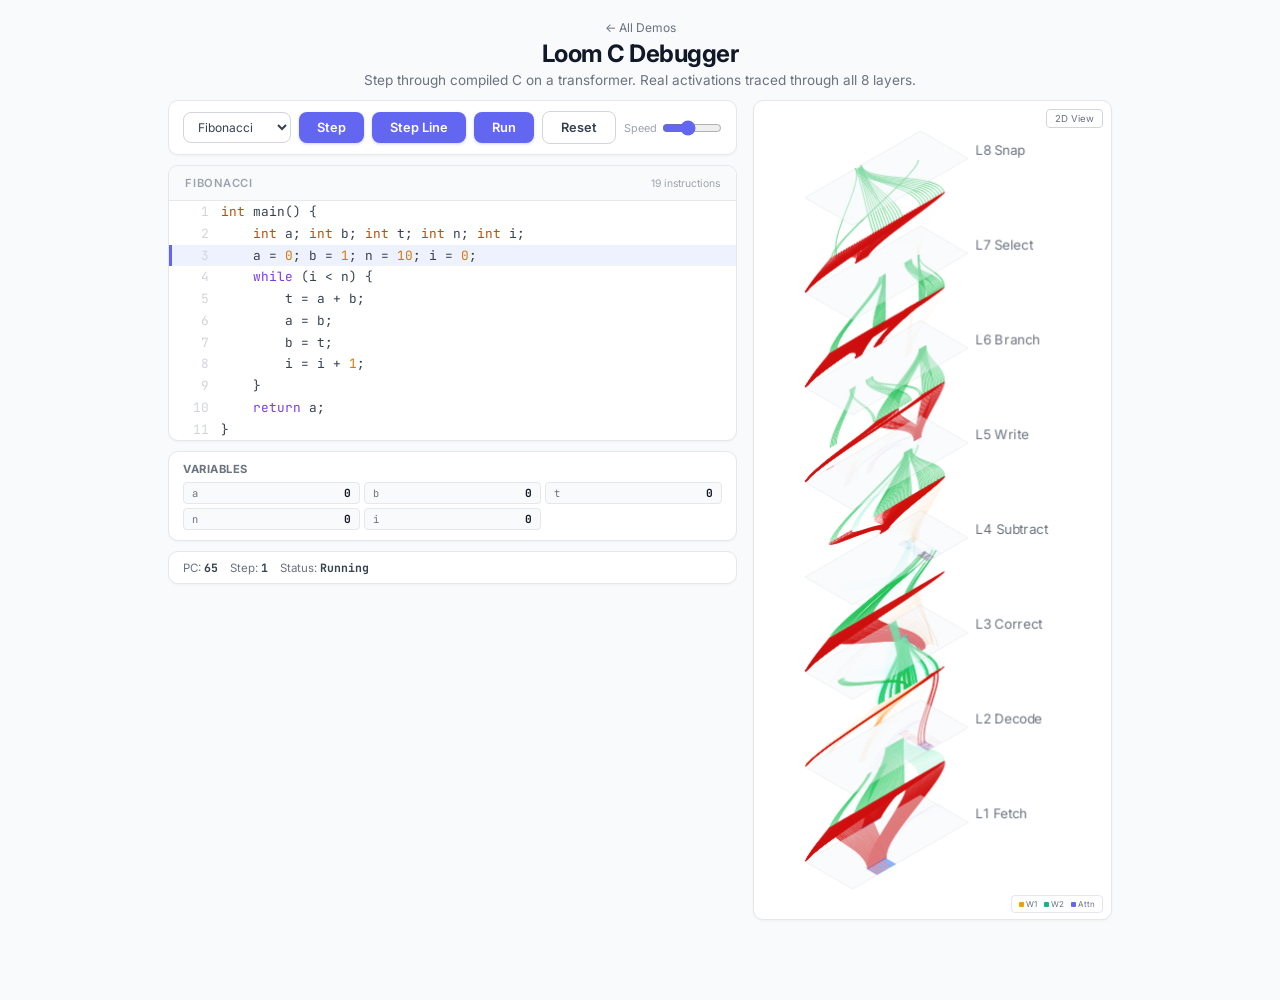
<file: demos/debugger_viz.html>
<!DOCTYPE html>
<html lang="en">
<head>
    <meta charset="UTF-8">
    <meta name="viewport" content="width=device-width, initial-scale=1.0">
    <title>C Debugger + Architecture Viz — Loom</title>
    <link rel="stylesheet" href="common.css">
    <script src="c_compiler.js"></script>
    <script src="isa_interpreter.js"></script>
    <script src="common.js"></script>
    <script src="sparse_argmax.js"></script>
    <style>
        body { max-width: none; padding: 16px 20px 80px; background: #f8fafc; }
        header { margin-bottom: 12px; }

        .two-col { display: flex; gap: 16px; align-items: flex-start; height: calc(100vh - 80px); }

        .left-col { flex: 1; min-width: 300px; display: flex; flex-direction: column; gap: 10px; height: 100%; overflow-y: auto; }

        .debugger-controls {
            display: flex; gap: 8px; align-items: center; flex-wrap: wrap;
            padding: 10px 14px; background: #fff; border: 1px solid #e5e7eb;
            border-radius: 10px; box-shadow: 0 1px 3px rgba(0,0,0,0.04);
        }
        .debugger-controls select {
            background: #fff; color: #374151; border: 1px solid #d1d5db;
            border-radius: 8px; padding: 6px 10px; font-family: inherit; font-size: 0.75rem; cursor: pointer; flex: 1;
        }

        .var-panel { background: #fff; border: 1px solid #e5e7eb; border-radius: 10px; padding: 10px 14px; box-shadow: 0 1px 3px rgba(0,0,0,0.04); }
        .var-panel-title { font-size: 0.7rem; font-weight: 700; color: #6b7280; text-transform: uppercase; letter-spacing: 0.04em; margin-bottom: 6px; }
        .var-grid { display: grid; grid-template-columns: repeat(3, 1fr); gap: 4px; }
        .var-cell { display: flex; justify-content: space-between; align-items: center; padding: 3px 8px; border-radius: 4px; background: #f9fafb; font-size: 0.72rem; }
        .var-name { color: #6b7280; font-family: 'JetBrains Mono', monospace; font-size: 0.65rem; }
        .var-val { color: #111827; font-family: 'JetBrains Mono', monospace; font-weight: 700; font-size: 0.7rem; transition: color 0.3s; }
        .var-val.changed { color: #6366f1; }

        .exec-info {
            display: flex; gap: 12px; padding: 8px 14px;
            background: #fff; border: 1px solid #e5e7eb; border-radius: 10px;
            font-size: 0.72rem; color: #6b7280; box-shadow: 0 1px 3px rgba(0,0,0,0.04);
        }
        .exec-info strong { color: #374151; font-family: 'JetBrains Mono', monospace; }

        .code-body { max-height: 250px; }

        .right-col { flex: 1; max-width: 38%; height: 100%; background: #fff; border: 1px solid #e5e7eb; border-radius: 10px; box-shadow: 0 1px 3px rgba(0,0,0,0.04); position: relative; overflow: hidden; }
        @media (max-width: 700px) {
            .two-col { flex-direction: column; height: auto; }
            .left-col { min-width: 0; width: 100%; height: auto; }
            .right-col { max-width: 100% !important; width: 100%; height: 50vh; }
            .var-grid { grid-template-columns: 1fr 1fr; }
        }
        #vizCanvas { display: block; width: 100%; height: 100%; }
        .view-toggle { position: absolute; top: 8px; right: 8px; font-family: inherit; font-size: 0.6rem; padding: 3px 8px; border-radius: 4px; border: 1px solid #d1d5db; background: #fff; cursor: pointer; color: #6b7280; z-index: 1; }
        .viz-legend { position: absolute; bottom: 6px; right: 8px; background: rgba(255,255,255,0.85); border: 1px solid #e5e7eb; border-radius: 4px; padding: 3px 7px; font-size: 0.5rem; color: #6b7280; display: flex; gap: 7px; }
        .viz-legend-item { display: flex; align-items: center; gap: 2px; }
        .viz-legend-dot { width: 5px; height: 5px; border-radius: 1px; }
    </style>
</head>
<body>
    <header>
        <a href="index.html" class="back-link">&larr; All Demos</a>
        <h1><a href="index.html">Loom C Debugger</a></h1>
        <p class="subtitle">Step through compiled C on a transformer. Real activations traced through all 8 layers.</p>
    </header>

    <div class="two-col">
        <div class="left-col">
            <div class="debugger-controls">
                <select id="programSelect">
                    <option value="fibonacci">Fibonacci</option>
                    <option value="gcd">GCD</option>
                    <option value="max3">Max of 3</option>
                    <option value="countdown">Countdown</option>
                </select>
                <button class="btn btn-primary" id="btnStep">Step</button>
                <button class="btn btn-primary" id="btnStepLine">Step Line</button>
                <button class="btn btn-primary" id="btnRun">Run</button>
                <button class="btn btn-secondary" id="btnReset">Reset</button>
                <div style="margin-left:auto;display:flex;align-items:center;gap:5px;font-size:0.68rem;color:#9ca3af">
                    <label>Speed</label>
                    <input type="range" id="speedSlider" min="1" max="100" value="40" style="width:60px;accent-color:#6366f1">
                </div>
            </div>

            <div class="code-panel">
                <div class="code-header">
                    <span class="code-header-title" id="codeTitle">Source Code</span>
                    <span style="font-size:0.65rem;color:#9ca3af" id="instrCount"></span>
                </div>
                <div class="code-body" id="codeBody"></div>
            </div>

            <div class="var-panel">
                <div class="var-panel-title">Variables</div>
                <div class="var-grid" id="varGrid"></div>
            </div>

            <div class="exec-info">
                <span>PC: <strong id="execPC">0</strong></span>
                <span>Step: <strong id="execStep">0</strong></span>
                <span>Status: <strong id="execStatus">Ready</strong></span>
            </div>
        </div>

        <div class="right-col">
            <button class="view-toggle" id="btnView">2D View</button>
            <canvas id="vizCanvas"></canvas>
            <div class="viz-legend" id="legend3d">
                <div class="viz-legend-item"><div class="viz-legend-dot" style="background:#f59e0b"></div> W1</div>
                <div class="viz-legend-item"><div class="viz-legend-dot" style="background:#10b981"></div> W2</div>
                <div class="viz-legend-item"><div class="viz-legend-dot" style="background:#6366f1"></div> Attn</div>
            </div>
            <div class="viz-legend" id="legend2d" style="display:none">
                <div class="viz-legend-item"><div class="viz-legend-dot" style="background:#ef4444"></div> +delta</div>
                <div class="viz-legend-item"><div class="viz-legend-dot" style="background:#3b82f6"></div> -delta</div>
            </div>
        </div>
    </div>

    <script>
    (async function() {
    const CFG = { s: 32, m: 32, n: 128, N: 8 };

    const archData = await (await fetch('programs/arch_sort.json')).json();
    const D = archData.d, NL = archData.layers.length, REGIONS = archData.row_regions;
    const sparseEngine = await loadSparseArgmax('programs/sparse_weights_128x128.json', CFG.n);

    let compileResult = null, stateTensor = null, initialTensor = null;
    let running = false, totalSteps = 0, nt = 0;
    let traces = null, view3D = true, prevVarValues = {};
    let sourceMap = {}, reverseMap = {};

    const PROGRAMS = {
        fibonacci: { title: 'Fibonacci', source: `int main() {
    int a; int b; int t; int n; int i;
    a = 0; b = 1; n = 10; i = 0;
    while (i < n) {
        t = a + b;
        a = b;
        b = t;
        i = i + 1;
    }
    return a;
}` },
        gcd: { title: 'GCD (48, 18)', source: `int main() {
    int a; int b; int t;
    a = 48; b = 18;
    while (b != 0) {
        t = a;
        while (t >= b) {
            t = t - b;
        }
        a = b;
        b = t;
    }
    return a;
}` },
        max3: { title: 'Max of 3', source: `int main() {
    int a; int b; int c; int max;
    a = 42; b = 77; c = 23;
    max = a;
    if (b > max) { max = b; }
    if (c > max) { max = c; }
    return max;
}` },
        countdown: { title: 'Countdown', source: `int main() {
    int x; int i;
    x = 10; i = 0;
    while (x > 0) {
        x = x - 1;
        i = i + 1;
    }
    return i;
}` },
    };

    function loadProgram(name) {
        const prog = PROGRAMS[name];
        compileResult = compileC(prog.source, CFG.s, CFG.m, CFG.n, CFG.N);
        nt = CFG.s + CFG.m + compileResult.commands.length;
        stateTensor = buildStateTensor(compileResult);
        initialTensor = new Float32Array(stateTensor);
        totalSteps = 0; traces = null; prevVarValues = {};

        // Source map: array of [instruction_index, line_number] pairs
        // Convert to PC address -> line mapping
        sourceMap = {}; reverseMap = {};
        const sm = compileResult.meta.source_map || [];
        const pcBase = CFG.s + CFG.m; // instructions start at column s+m
        for (const entry of sm) {
            const [instrIdx, line] = entry;
            const pc = pcBase + instrIdx;
            sourceMap[pc] = line;
            if (!reverseMap[line]) reverseMap[line] = [];
            reverseMap[line].push(pc);
        }

        buildCodeView(prog.source, 'codeBody');
        buildVarGrid();
        document.getElementById('codeTitle').textContent = prog.title;
        document.getElementById('instrCount').textContent = compileResult.commands.length + ' instructions';

        // Run one step to initialize the viz
        doStep();
        updateUI();
    }

    function buildVarGrid() {
        const grid = document.getElementById('varGrid');
        grid.innerHTML = '';
        const vars = compileResult.meta.variables;
        for (const [name, addr] of Object.entries(vars)) {
            if (name.startsWith('__')) continue;
            const cell = document.createElement('div');
            cell.className = 'var-cell';
            cell.innerHTML = `<span class="var-name">${name}</span><span class="var-val" id="var_${name}">0</span>`;
            grid.appendChild(cell);
        }
    }

    function updateVarDisplay() {
        if (!stateTensor || !compileResult) return;
        const cfg = compileResult.config, vars = compileResult.meta.variables;
        for (const [name, addr] of Object.entries(vars)) {
            if (name.startsWith('__')) continue;
            const el = document.getElementById('var_' + name);
            if (!el) continue;
            const val = readMemory(stateTensor, cfg, addr);
            const changed = prevVarValues[name] !== undefined && prevVarValues[name] !== val;
            el.textContent = val;
            if (changed) { el.classList.add('changed'); setTimeout(() => el.classList.remove('changed'), 400); }
            prevVarValues[name] = val;
        }
    }

    function doStep() {
        if (!stateTensor) return false;
        const cfg = compileResult.config;
        const pc = sparseEngine.getPC(stateTensor, cfg.idx_pc, cfg.logn);
        if (pc === 0) return false;
        traces = sparseEngine.stepTraced(stateTensor, nt);
        totalSteps++;
        return true;
    }

    function doStepLine() {
        if (!stateTensor) return;
        const cfg = compileResult.config;
        const startPC = sparseEngine.getPC(stateTensor, cfg.idx_pc, cfg.logn);
        if (startPC === 0) return;
        const startLine = sourceMap[startPC] || 0;
        for (let i = 0; i < 5000; i++) {
            if (!doStep()) break;
            const newPC = sparseEngine.getPC(stateTensor, cfg.idx_pc, cfg.logn);
            const newLine = sourceMap[newPC] || 0;
            if (newLine > 0 && newLine !== startLine) break;
        }
    }

    function updateUI() {
        const cfg = compileResult.config;
        const pc = sparseEngine.getPC(stateTensor, cfg.idx_pc, cfg.logn);
        const line = sourceMap[pc] || 0;
        highlightCodeLine('codeBody', line);
        document.getElementById('execPC').textContent = pc;
        document.getElementById('execStep').textContent = totalSteps;
        document.getElementById('execStatus').textContent = pc === 0 ? 'Halted' : 'Running';
        updateVarDisplay();
        // Debug: log first few to verify mapping
        if (totalSteps <= 3) console.log(`Step ${totalSteps}: PC=${pc}, line=${line}, sourceMap has ${Object.keys(sourceMap).length} entries, pcBase=${CFG.s+CFG.m}`);
    }

    // ═══════════════════════════════════════════════════════
    // CANVAS (reuse sorting_viz's 3D + 2D drawing)
    // ═══════════════════════════════════════════════════════
    const canvas = document.getElementById('vizCanvas');
    const ctx = canvas.getContext('2d');
    let CW, CH, _lastW = 0, _lastH = 0;
    function resize() {
        const r = canvas.parentElement.getBoundingClientRect();
        const w = Math.floor(r.width), h = Math.floor(r.height);
        if (w < 1 || h < 1 || (w === _lastW && h === _lastH)) return;
        _lastW = w; _lastH = h;
        const dpr = devicePixelRatio;
        CW = w * dpr; CH = h * dpr;
        canvas.width = CW; canvas.height = CH;
    }
    resize();
    new ResizeObserver(resize).observe(canvas.parentElement);

    const LAYER_LABELS = ['L1 Fetch','L2 Decode','L3 Correct','L4 Subtract','L5 Write','L6 Branch','L7 Select','L8 Snap'];
    const RCOLS = {cmds:'#6366f1',memory:'#10b981',scratchpad:'#f59e0b',pc:'#ef4444',pos_enc:'#8b5cf6',buffer:'#3b82f6',tag:'#14b8a6',indicator:'#9ca3af'};
    function regionColor(r) { for (const reg of REGIONS) if (r >= reg.start && r < reg.start + reg.size) return RCOLS[reg.name]||'#d1d5db'; return '#d1d5db'; }

    // 2D heatmap
    const heatC = document.createElement('canvas'), heatX = heatC.getContext('2d');
    function draw2D() {
        ctx.clearRect(0, 0, CW, CH); if (!traces) return;
        const dpr = devicePixelRatio, pad = 8*dpr, labelW = 52*dpr, gapY = 3*dpr;
        const slabH = Math.floor((CH - pad*2 - (NL+1)*gapY) / (NL+2));
        const slabW = CW - pad*2 - labelW, curNt = traces[0].nt;
        drawHM(labelW+pad, pad, slabW, slabH, curNt, D, (r,c) => traces[0].input[r*curNt+c], true);
        ctx.font = `${6*dpr}px Inter,system-ui`; ctx.fillStyle = '#9ca3af'; ctx.textAlign = 'right';
        ctx.fillText('Input', labelW+pad-4*dpr, pad+slabH/2+2*dpr);
        for (let li = 0; li < NL; li++) { const y = pad+(li+1)*(slabH+gapY); drawHM(labelW+pad, y, slabW, slabH, curNt, D, (r,c) => traces[li].delta[r*curNt+c], false); ctx.fillText(LAYER_LABELS[li], labelW+pad-4*dpr, y+slabH/2+2*dpr); }
        const outY = pad+(NL+1)*(slabH+gapY); drawHM(labelW+pad, outY, slabW, slabH, curNt, D, (r,c) => traces[NL-1].output[r*curNt+c], true); ctx.fillText('Output', labelW+pad-4*dpr, outY+slabH/2+2*dpr);
    }
    function drawHM(x, y, w, h, dw, dh, fn, isState) {
        heatC.width = dw; heatC.height = dh;
        const img = heatX.createImageData(dw, dh), p = img.data;
        for (let r = 0; r < dh; r++) for (let c = 0; c < dw; c++) {
            const v = fn(r,c), idx = (r*dw+c)*4;
            if (isState) { const col = regionColor(r), cr = parseInt(col.slice(1,3),16), cg = parseInt(col.slice(3,5),16), cb = parseInt(col.slice(5,7),16); p[idx]=cr;p[idx+1]=cg;p[idx+2]=cb;p[idx+3]=(v>0?180:40); }
            else { const a = Math.min(Math.abs(v)*3,1)*255; if(v>0.01){p[idx]=239;p[idx+1]=68;p[idx+2]=68;p[idx+3]=a|0;}else if(v<-0.01){p[idx]=59;p[idx+1]=130;p[idx+2]=246;p[idx+3]=a|0;}else{p[idx]=209;p[idx+1]=213;p[idx+2]=219;p[idx+3]=18;} }
        }
        heatX.putImageData(img, 0, 0); ctx.imageSmoothingEnabled = false; ctx.drawImage(heatC, x, y, w, h); ctx.imageSmoothingEnabled = true;
        ctx.strokeStyle = '#e5e7eb'; ctx.lineWidth = 0.5; ctx.strokeRect(x, y, w, h);
    }

    // 3D isometric (same as sorting_viz.html)
    const ISO_A = Math.PI/6, ISO_CA = Math.cos(ISO_A), ISO_SA = Math.sin(ISO_A);
    function iso(row, layer, depth) { return [(depth-row)*ISO_CA, -layer+(depth+row)*ISO_SA]; }

    function draw3D() {
        ctx.clearRect(0, 0, CW, CH); if (!traces) return;
        const curNt = traces[0].nt, rowS = 0.55, colS = 0.35, layerGap = 50;
        let xMin=1e9,xMax=-1e9,yMin=1e9,yMax=-1e9;
        for(let li=0;li<NL;li++){const y=li*layerGap;
            for(const[r,d] of [[0,0],[D*rowS,0],[D*rowS,curNt*colS],[0,curNt*colS]]){
                const[px,py]=iso(r,y,d);xMin=Math.min(xMin,px);xMax=Math.max(xMax,px);yMin=Math.min(yMin,py);yMax=Math.max(yMax,py);}}
        xMax+=50;
        const scale=Math.min(CW/(xMax-xMin+10),CH/(yMax-yMin+10))*0.95;
        const midLayer=Math.floor(NL/2);
        const[topCornerX]=iso(0,midLayer*layerGap,curNt*colS);
        ctx.save(); ctx.translate(CW*0.6,CH*0.5); ctx.scale(scale,scale); ctx.translate(-topCornerX,-(yMin+yMax)/2);
        for (let li = NL-1; li >= 0; li--) {
            if (li > 0) draw3DConns(ctx, li-1, layerGap, rowS, colS, curNt);
            draw3DSlab(ctx, li, layerGap, rowS, colS, curNt);
        }
        ctx.restore();
    }

    function draw3DSlab(ctx, li, gap, rowS, colS, cols) {
        const y=li*gap, trace=traces[li], nt2=trace.nt;
        const [a1x,a1y]=iso(0,y,0),[a2x,a2y]=iso(D*rowS,y,0),[a3x,a3y]=iso(D*rowS,y,cols*colS),[a4x,a4y]=iso(0,y,cols*colS);
        ctx.beginPath();ctx.moveTo(a1x,a1y);ctx.lineTo(a2x,a2y);ctx.lineTo(a3x,a3y);ctx.lineTo(a4x,a4y);ctx.closePath();
        ctx.fillStyle='rgba(241,245,249,0.45)';ctx.fill();ctx.strokeStyle='rgba(0,0,0,0.07)';ctx.lineWidth=0.4;ctx.stroke();
        let layerMax=0; for(let i=0;i<D*nt2;i++){const v=Math.abs(trace.delta[i]);if(v>layerMax)layerMax=v;}
        const sc=layerMax>0.01?0.8/layerMax:50;
        const cStep=Math.max(1,Math.floor(cols/80));
        for(let r=0;r<D;r++)for(let c=0;c<cols;c+=cStep){
            const val=trace.delta[r*nt2+c],av=Math.abs(val);if(av<0.003)continue;
            const x0=r*rowS,z0=c*colS,w=rowS*0.95,d=colS*cStep;
            const[p1x,p1y]=iso(x0,y,z0),[p2x,p2y]=iso(x0+w,y,z0),[p3x,p3y]=iso(x0+w,y,z0+d),[p4x,p4y]=iso(x0,y,z0+d);
            ctx.beginPath();ctx.moveTo(p1x,p1y);ctx.lineTo(p2x,p2y);ctx.lineTo(p3x,p3y);ctx.lineTo(p4x,p4y);ctx.closePath();
            ctx.globalAlpha=Math.min(av*sc,0.8);ctx.fillStyle=val>0?'#ef4444':'#3b82f6';ctx.fill();
        }
        ctx.globalAlpha=1;
        const[lx,ly]=iso(0,y,cols*colS);ctx.font='7px Inter,system-ui';ctx.fillStyle='#6b7280';ctx.textAlign='left';ctx.fillText(LAYER_LABELS[li],lx+4,ly-2);
    }

    const LAYER_BOOST=[1,1,1.5,1,4,4,2,4];
    function draw3DConns(ctx, li, gap, rowS, colS, cols) {
        const layer=archData.layers[li],trace=traces[li],nextTrace=traces[li+1];
        const y1=li*gap,y2=(li+1)*gap,curNt=trace.nt,boost=LAYER_BOOST[li]||1;
        const rowMaxD=new Float32Array(D),rowPeakC=new Int32Array(D),rowMaxOut=new Float32Array(D);
        let globalMaxD=0,globalMaxOut=0;
        for(let r=0;r<D;r++){let mxD=0,mxO=0,bestC=Math.round(curNt*0.5);for(let c=0;c<curNt;c+=2){const vd=Math.abs(trace.delta[r*curNt+c]),vo=Math.abs(trace.output[r*curNt+c]);if(vd>mxD){mxD=vd;bestC=c;}if(vo>mxO)mxO=vo;}rowMaxD[r]=mxD;rowMaxOut[r]=mxO;rowPeakC[r]=bestC;if(mxD>globalMaxD)globalMaxD=mxD;if(mxO>globalMaxOut)globalMaxOut=mxO;}
        const connScaleD=(globalMaxD>0.01?0.6/globalMaxD:30)*boost;
        const connScaleO=(globalMaxOut>0.01?0.4/globalMaxOut:20)*boost;
        const MIN_A=0.04;
        const rowOutPeakC=new Int32Array(D);for(let r=0;r<D;r++){let bestC=Math.round(curNt*0.5),bestV=0;for(let c=0;c<curNt;c+=3){const v=Math.abs(trace.output[r*curNt+c]);if(v>bestV){bestV=v;bestC=c;}}rowOutPeakC[r]=bestC;}
        const zMid=cols*colS*0.5;
        // W1
        const w1=layer.w1,step1=Math.max(1,Math.floor(w1.length/500));
        for(let k=0;k<w1.length;k+=step1){const[src,hid,weight]=w1[k];const a=Math.max(Math.min(rowMaxOut[src]*Math.abs(weight)*connScaleO*2.5,0.8),MIN_A);
            const srcZ=rowOutPeakC[src]*colS,hidRow=(hid/layer.w1_rows)*D,yMid=(y1+y2)*0.5,midZ=zMid;
            const[x1,yy1]=iso(src*rowS,y1,srcZ),[x2,yy2]=iso(hidRow*rowS,yMid,midZ);
            const[cx1,cy1]=iso(src*rowS,y1+(yMid-y1)*0.4,srcZ+(midZ-srcZ)*0.3),[cx2,cy2]=iso(hidRow*rowS,y1+(yMid-y1)*0.7,srcZ+(midZ-srcZ)*0.7);
            ctx.beginPath();ctx.moveTo(x1,yy1);ctx.bezierCurveTo(cx1,cy1,cx2,cy2,x2,yy2);ctx.globalAlpha=a;const hue=Math.max(0,40-a*80);ctx.strokeStyle=`hsl(${hue},85%,${60-a*20}%)`;ctx.lineWidth=0.15+a*0.5;ctx.stroke();}
        // W2
        const w2=layer.w2,step2=Math.max(1,Math.floor(w2.length/400));
        const nextRowMaxD=new Float32Array(D),nextRowPeakC=new Int32Array(D);let nextMax=0;
        if(nextTrace){for(let r=0;r<D;r++){let mx=0,bestC=Math.round(curNt*0.5);for(let c=0;c<curNt;c+=2){const v=Math.abs(nextTrace.delta[r*curNt+c]);if(v>mx){mx=v;bestC=c;}}nextRowMaxD[r]=mx;nextRowPeakC[r]=bestC;if(mx>nextMax)nextMax=mx;}}
        const nextBoost=(li+1<NL)?(LAYER_BOOST[li+1]||1):1;const w2Scale=(nextMax>0.01?0.6/nextMax:connScaleD)*nextBoost;
        for(let k=0;k<w2.length;k+=step2){const[hid,dst,weight]=w2[k],dstC=Math.min(dst,D-1);
            const srcA=rowMaxOut[Math.min(Math.round((hid/layer.w1_rows)*D),D-1)],dstD=nextTrace?nextRowMaxD[dstC]:rowMaxD[dstC];
            const combined=Math.max(srcA*connScaleO,dstD*w2Scale)*Math.abs(weight);const a=Math.max(Math.min(combined*1.5,0.7),MIN_A);
            const hidRow=(hid/layer.w1_rows)*D,yMid=(y1+y2)*0.5;const dstZ=(nextTrace?nextRowPeakC[dstC]:rowPeakC[dstC])*colS;
            const[x1,yy1]=iso(hidRow*rowS,yMid,zMid),[x2,yy2]=iso(dst*rowS,y2,dstZ);
            const[cx1,cy1]=iso(hidRow*rowS,yMid+(y2-yMid)*0.35,zMid+(dstZ-zMid)*0.3),[cx2,cy2]=iso(dst*rowS,yMid+(y2-yMid)*0.7,zMid+(dstZ-zMid)*0.7);
            ctx.beginPath();ctx.moveTo(x1,yy1);ctx.bezierCurveTo(cx1,cy1,cx2,cy2,x2,yy2);ctx.globalAlpha=a;const hue=Math.max(140,180-a*80);ctx.strokeStyle=`hsl(${hue},70%,${55-a*15}%)`;ctx.lineWidth=0.15+a*0.5;ctx.stroke();}
        // V arcs
        for(const head of layer.heads){if(!head.active)continue;for(const[src,dst,weight] of head.v_connections){
            let maxD2=0;for(let c=0;c<curNt;c+=4)maxD2=Math.max(maxD2,Math.abs(trace.attnDelta[src*curNt+c]));
            const rawA=maxD2*Math.abs(weight),aNorm=globalMaxD>0.01?rawA/globalMaxD:rawA*30;const a=Math.max(Math.min(aNorm*1.5,0.8),MIN_A);
            const srcZ=rowPeakC[src]*colS,dstZ=rowPeakC[Math.min(dst,D-1)]*colS;const[x1,yy1]=iso(src*rowS,y1,srcZ),[x2,yy2]=iso(dst*rowS,y1,dstZ);
            const arcH=Math.abs(dst-src)*rowS*0.12+6;ctx.beginPath();ctx.moveTo(x1,yy1);ctx.bezierCurveTo(x1,yy1-arcH,x2,yy2-arcH,x2,yy2);
            ctx.globalAlpha=a;ctx.strokeStyle=`hsl(${260-a*30},65%,${60-a*15}%)`;ctx.lineWidth=0.2+a*0.8;ctx.stroke();}}
        ctx.globalAlpha=1;
    }

    function drawFrame() { if (view3D) draw3D(); else draw2D(); }

    // ═══════════════════════════════════════════════════════
    // CONTROLS
    // ═══════════════════════════════════════════════════════
    document.getElementById('btnStep').addEventListener('click', () => { if (!running) { doStep(); updateUI(); } });
    document.getElementById('btnStepLine').addEventListener('click', () => { if (!running) { doStepLine(); updateUI(); } });
    document.getElementById('btnRun').addEventListener('click', async () => {
        if (running) { running = false; return; }
        running = true; document.getElementById('btnRun').textContent = 'Pause';
        while (running && doStep()) {
            updateUI();
            await new Promise(r => setTimeout(r, Math.max(1, 101 - parseInt(document.getElementById('speedSlider').value))));
        }
        running = false; document.getElementById('btnRun').textContent = 'Run'; updateUI();
    });
    document.getElementById('btnReset').addEventListener('click', () => {
        running = false; document.getElementById('btnRun').textContent = 'Run';
        if (initialTensor) { stateTensor = new Float32Array(initialTensor); totalSteps = 0; traces = null; prevVarValues = {}; doStep(); updateUI(); }
    });
    document.getElementById('programSelect').addEventListener('change', e => { running = false; document.getElementById('btnRun').textContent = 'Run'; loadProgram(e.target.value); });
    document.getElementById('btnView').addEventListener('click', function() {
        view3D = !view3D; this.textContent = view3D ? '2D View' : '3D View';
        document.getElementById('legend2d').style.display = view3D ? 'none' : '';
        document.getElementById('legend3d').style.display = view3D ? '' : 'none';
    });
    document.addEventListener('keydown', e => {
        if (e.target.tagName === 'TEXTAREA' || e.target.tagName === 'INPUT' || e.target.tagName === 'SELECT') return;
        if (e.key === 's') { e.preventDefault(); doStep(); updateUI(); }
        if (e.key === 'n') { e.preventDefault(); doStepLine(); updateUI(); }
        if (e.key === 'r') { e.preventDefault(); document.getElementById('btnRun').click(); }
    });

    loadProgram('fibonacci');
    function animate() { drawFrame(); requestAnimationFrame(animate); }
    animate();
    })();
    </script>
</body>
</html>
</file>
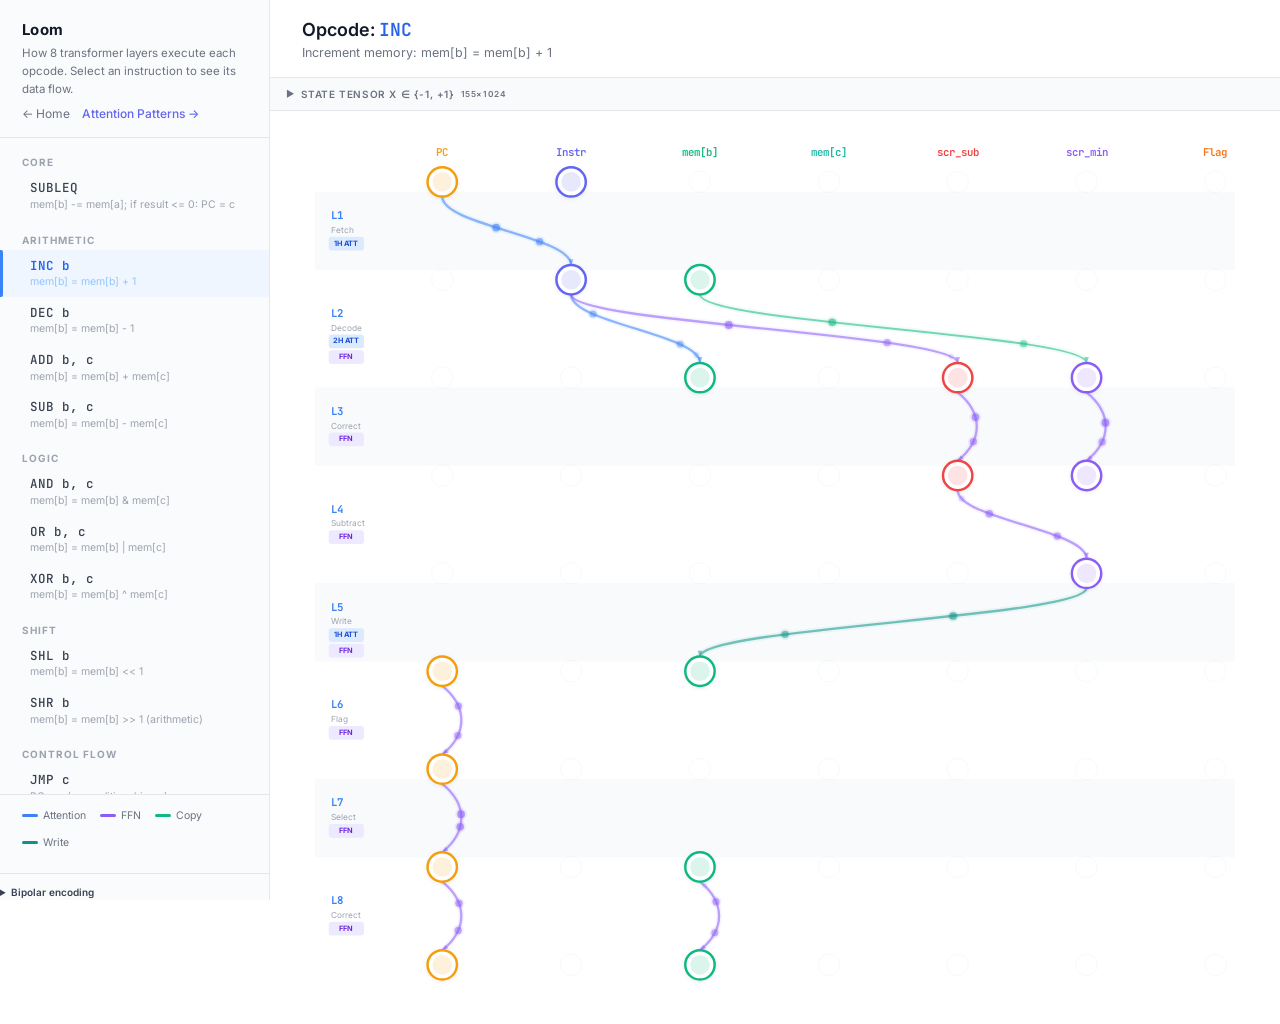
<file: demos/opcode_flow.html>
<!DOCTYPE html>
<html lang="en">
<head>
<meta charset="UTF-8">
<meta name="viewport" content="width=device-width, initial-scale=1.0">
<title>Loom — Opcode Data Flow</title>
<style>
@import url('https://fonts.googleapis.com/css2?family=Inter:wght@400;500;600;700&family=JetBrains+Mono:wght@400;500;600&display=swap');

*, *::before, *::after { box-sizing: border-box; margin: 0; padding: 0; }

body {
  font-family: 'Inter', -apple-system, BlinkMacSystemFont, 'Segoe UI', sans-serif;
  background: #ffffff;
  color: #1f2937;
  overflow-x: hidden;
}

/* ── Layout ──────────────────────────────────────────── */
#app {
  display: flex;
  min-height: 100vh;
}

/* ── Sidebar ─────────────────────────────────────────── */
#sidebar {
  width: 270px;
  min-width: 270px;
  border-right: 1px solid #e5e7eb;
  background: #fafbfc;
  display: flex;
  flex-direction: column;
  position: sticky;
  top: 0;
  height: 100vh;
}

#sidebar-header {
  padding: 20px 22px 16px;
  border-bottom: 1px solid #e5e7eb;
}

#sidebar-header h1 {
  font-size: 15px;
  font-weight: 700;
  letter-spacing: 0.02em;
  color: #111827;
}

#sidebar-header .subtitle {
  font-size: 11.5px;
  color: #6b7280;
  margin-top: 6px;
  line-height: 1.55;
}

#opList {
  flex: 1;
  overflow-y: auto;
  padding: 8px 0;
}

.op-group { margin-bottom: 4px; }

.op-group-label {
  font-size: 10px;
  font-weight: 700;
  letter-spacing: 0.1em;
  text-transform: uppercase;
  color: #9ca3af;
  padding: 10px 22px 4px;
}

.op-btn {
  position: relative;
  display: block;
  width: 100%;
  text-align: left;
  padding: 7px 22px 7px 30px;
  border: none;
  background: transparent;
  font-family: 'JetBrains Mono', 'SF Mono', monospace;
  font-size: 12.5px;
  font-weight: 500;
  color: #374151;
  cursor: pointer;
  transition: background 0.12s, color 0.12s;
  line-height: 1.4;
}

.op-btn:hover { background: #f3f4f6; }

.op-btn.active {
  background: #eff6ff;
  color: #2563eb;
  font-weight: 600;
}

.op-btn.active::before {
  content: '';
  position: absolute;
  left: 0; top: 0; bottom: 0;
  width: 3px;
  background: #3b82f6;
  border-radius: 0 2px 2px 0;
}

.op-btn .op-desc {
  display: block;
  font-size: 10.5px;
  font-family: 'Inter', sans-serif;
  font-weight: 400;
  color: #9ca3af;
  margin-top: 1px;
}

.op-btn.active .op-desc { color: #93c5fd; }

/* Legend */
.legend {
  display: flex;
  gap: 14px;
  flex-wrap: wrap;
  padding: 14px 22px;
  border-top: 1px solid #e5e7eb;
  background: #fafbfc;
}

.legend-item {
  display: flex;
  align-items: center;
  gap: 5px;
  font-size: 10.5px;
  color: #6b7280;
}

.legend-swatch {
  width: 16px;
  height: 3px;
  border-radius: 2px;
}

/* ── Main area ───────────────────────────────────────── */
#main {
  flex: 1;
  display: flex;
  flex-direction: column;
  min-width: 0;
}

#header {
  padding: 18px 32px 14px;
  border-bottom: 1px solid #e5e7eb;
  background: #fff;
  position: sticky;
  top: 0;
  z-index: 10;
}

#header h2 {
  font-size: 18px;
  font-weight: 600;
  color: #111827;
}

#header h2 .op-name {
  color: #2563eb;
  font-family: 'JetBrains Mono', monospace;
}

#header p {
  font-size: 12.5px;
  color: #6b7280;
  margin-top: 3px;
  line-height: 1.5;
}

#canvas-wrap {
  flex: 1;
  display: flex;
  align-items: flex-start;
  justify-content: center;
  padding: 20px 16px 32px;
  overflow: auto;
}

svg#network {
  display: block;
  width: 100%;
  max-width: 920px;
  height: auto;
}

/* ── Tooltip ─────────────────────────────────────────── */
#tooltip {
  position: fixed;
  pointer-events: none;
  background: #1e293b;
  color: #f1f5f9;
  padding: 10px 14px;
  border-radius: 10px;
  font-size: 12px;
  line-height: 1.5;
  max-width: 320px;
  box-shadow: 0 8px 24px rgba(0,0,0,0.2);
  z-index: 100;
  opacity: 0;
  transition: opacity 0.12s;
  white-space: pre-line;
}

#tooltip.visible { opacity: 1; }

#tooltip .tt-title {
  font-weight: 600;
  font-size: 12.5px;
  margin-bottom: 3px;
}

#tooltip .tt-type {
  display: inline-block;
  font-size: 9.5px;
  font-weight: 700;
  letter-spacing: 0.06em;
  text-transform: uppercase;
  padding: 1px 7px;
  border-radius: 3px;
  margin-bottom: 5px;
}

.tt-type.attention { background: #1d4ed8; }
.tt-type.ffn { background: #7c3aed; }
.tt-type.copy { background: #059669; }
.tt-type.write { background: #0d9488; }

/* ── Tensor map ──────────────────────────────────────── */
#tensor-map {
  background: #f8fafc;
  border-bottom: 1px solid #e5e7eb;
  padding: 10px 16px;
  cursor: pointer;
  user-select: none;
}

#tensor-map .tm-toggle {
  display: flex;
  align-items: center;
  gap: 6px;
  font-size: 10px;
  font-weight: 600;
  color: #6b7280;
  text-transform: uppercase;
  letter-spacing: 0.06em;
}

#tensor-map .tm-toggle .arrow {
  transition: transform 0.2s;
  font-size: 9px;
}

#tensor-map.open .tm-toggle .arrow {
  transform: rotate(90deg);
}

#tensor-map .tm-body {
  display: none;
  padding-top: 10px;
}

#tensor-map.open .tm-body {
  display: block;
}

.tm-bar {
  display: flex;
  height: 28px;
  border-radius: 5px;
  overflow: hidden;
  border: 1px solid #e5e7eb;
  margin-bottom: 6px;
}

.tm-seg {
  display: flex;
  align-items: center;
  justify-content: center;
  font-size: 8px;
  font-weight: 600;
  color: #fff;
  white-space: nowrap;
  overflow: hidden;
  position: relative;
  min-width: 0;
  transition: opacity 0.15s;
}

.tm-seg:hover {
  opacity: 0.85;
}

.tm-labels {
  display: flex;
  flex-wrap: wrap;
  gap: 6px 12px;
  font-size: 9.5px;
  color: #6b7280;
  line-height: 1.6;
}

.tm-labels .tm-label {
  display: flex;
  align-items: center;
  gap: 4px;
}

.tm-labels .tm-dot {
  width: 7px;
  height: 7px;
  border-radius: 2px;
  flex-shrink: 0;
}

.tm-instr-detail {
  margin-top: 8px;
  padding: 8px 10px;
  background: #fff;
  border: 1px solid #e5e7eb;
  border-radius: 6px;
  font-size: 10px;
  color: #374151;
  line-height: 1.7;
}

.tm-instr-detail code {
  font-family: 'JetBrains Mono', monospace;
  font-size: 9.5px;
  background: #f3f4f6;
  padding: 1px 4px;
  border-radius: 3px;
  color: #6366f1;
}

/* ── Layer badges ────────────────────────────────────── */
.layer-badge {
  display: inline-block;
  font-size: 8px;
  font-weight: 700;
  padding: 1px 5px;
  border-radius: 3px;
  letter-spacing: 0.04em;
  vertical-align: middle;
}

.layer-badge.att { background: #dbeafe; color: #1d4ed8; }
.layer-badge.ffn { background: #ede9fe; color: #6d28d9; }
.layer-badge.none { background: #f3f4f6; color: #9ca3af; }

/* ── Instruction format in detail ────────────────────── */
.instr-format {
  margin-bottom: 14px;
  padding: 10px 12px;
  border-radius: 8px;
  border: 1px solid #e5e7eb;
  background: #fefce8;
}

.instr-format .if-title {
  font-size: 10px;
  font-weight: 700;
  color: #92400e;
  text-transform: uppercase;
  letter-spacing: 0.06em;
  margin-bottom: 6px;
}

.instr-format .if-fields {
  display: flex;
  gap: 2px;
  margin-bottom: 6px;
}

.if-field {
  flex: 1;
  text-align: center;
  padding: 4px 2px;
  border-radius: 4px;
  font-size: 9px;
  font-weight: 600;
  font-family: 'JetBrains Mono', monospace;
}

.if-field.f-a { background: #fde68a; color: #92400e; }
.if-field.f-b { background: #bbf7d0; color: #166534; }
.if-field.f-c { background: #bfdbfe; color: #1e40af; }

.if-desc {
  font-size: 10px;
  color: #6b7280;
  line-height: 1.5;
}

.if-desc strong {
  color: #374151;
}

/* ── Bipolar info ────────────────────────────────────── */
.bipolar-info {
  margin-top: 10px;
  padding-top: 10px;
  border-top: 1px solid #e5e7eb;
  font-size: 10px;
  color: #6b7280;
  line-height: 1.6;
}

.bipolar-info summary {
  cursor: pointer;
  font-weight: 600;
  color: #374151;
  font-size: 10px;
}

.bipolar-info code {
  font-family: 'JetBrains Mono', monospace;
  font-size: 9px;
  background: #f3f4f6;
  padding: 1px 4px;
  border-radius: 3px;
}

/* ── Detail panel ────────────────────────────────────── */
#detail {
  width: 300px;
  min-width: 300px;
  border-left: 1px solid #e5e7eb;
  background: #fafbfc;
  overflow-y: auto;
  position: sticky;
  top: 0;
  height: 100vh;
}

#detail-header {
  padding: 18px 20px 14px;
  border-bottom: 1px solid #e5e7eb;
  position: sticky;
  top: 0;
  background: #fafbfc;
  z-index: 5;
}

#detail-header h3 {
  font-size: 12px;
  font-weight: 700;
  text-transform: uppercase;
  letter-spacing: 0.06em;
  color: #6b7280;
}

#detailLayers {
  padding: 12px 16px 24px;
}

.detail-layer {
  margin-bottom: 12px;
  padding: 10px 12px;
  border-radius: 8px;
  border: 1px solid #e5e7eb;
  background: #fff;
  transition: border-color 0.2s, box-shadow 0.2s;
}

.detail-layer.highlight {
  border-color: #93c5fd;
  box-shadow: 0 0 0 3px #dbeafe;
}

.detail-layer .dl-head {
  display: flex;
  align-items: center;
  gap: 8px;
  margin-bottom: 5px;
}

.detail-layer .dl-num {
  font-size: 10px;
  font-weight: 700;
  color: #fff;
  background: #3b82f6;
  width: 22px;
  height: 22px;
  border-radius: 5px;
  display: flex;
  align-items: center;
  justify-content: center;
  flex-shrink: 0;
}

.detail-layer .dl-name {
  font-size: 12px;
  font-weight: 600;
  color: #1f2937;
}

.detail-layer .dl-desc {
  font-size: 11px;
  color: #6b7280;
  line-height: 1.55;
}

.detail-layer .dl-desc strong {
  color: #374151;
  font-weight: 600;
}

/* ── Responsive ──────────────────────────────────────── */
@media (max-width: 1280px) {
  #detail { display: none; }
}
@media (max-width: 860px) {
  #sidebar { width: 220px; min-width: 220px; }
}
</style>
</head>
<body>

<div id="app">

<!-- ── Sidebar ────────────────────────────────────────── -->
<aside id="sidebar">
  <div id="sidebar-header">
    <h1>Loom</h1>
    <div class="subtitle">How 8 transformer layers execute each opcode. Select an instruction to see its data flow.</div>
    <div style="margin-top:8px;font-size:12px;display:flex;gap:12px">
      <a href="index.html" style="color:#6b7280;text-decoration:none">&larr; Home</a>
      <a href="attention.html" style="color:#6366f1;text-decoration:none;font-weight:500">Attention Patterns &rarr;</a>
    </div>
  </div>
  <div id="opList"></div>
  <div class="legend">
    <div class="legend-item"><div class="legend-swatch" style="background:#3b82f6"></div>Attention</div>
    <div class="legend-item"><div class="legend-swatch" style="background:#8b5cf6"></div>FFN</div>
    <div class="legend-item"><div class="legend-swatch" style="background:#10b981"></div>Copy</div>
    <div class="legend-item"><div class="legend-swatch" style="background:#0d9488"></div>Write</div>
  </div>
  <details class="bipolar-info">
    <summary>Bipolar encoding</summary>
    <div style="margin-top:6px">
      All values stored as <strong>&plusmn;1</strong>, MSB-first.<br>
      <code>+1</code> = binary 1, <code>-1</code> = binary 0.<br>
      Zero (8-bit): <code>[-1,-1,-1,-1,-1,-1,-1,-1]</code><br>
      +5: <code>[-1,-1,-1,-1,-1,+1,-1,+1]</code><br>
      -1: <code>[+1,+1,+1,+1,+1,+1,+1,+1]</code><br>
      Signed via two's complement.
    </div>
  </details>
</aside>

<!-- ── Main Canvas ────────────────────────────────────── -->
<div id="main">
  <div id="header">
    <h2>Opcode: <span class="op-name" id="opTitle">INC</span></h2>
    <p id="opDesc">Increment memory: mem[b] = mem[b] + 1</p>
  </div>
  <div id="tensor-map">
    <div class="tm-toggle" onclick="this.parentElement.classList.toggle('open')">
      <span class="arrow">&#9654;</span> State Tensor X &isin; {-1, +1}<sup>155&times;1024</sup>
    </div>
    <div class="tm-body">
      <div class="tm-bar" id="tmBar"></div>
      <div class="tm-labels" id="tmLabels"></div>
      <div class="tm-instr-detail">
        <strong>Instruction word</strong> (30 bits across 3 fields, MSB-first bipolar):<br>
        Rows 0-9: <code>addr_a</code>, opcode when 0-15 or memory address when &ge;16 for SUBLEQ<br>
        Rows 10-19: <code>addr_b</code>, destination or test operand<br>
        Rows 20-29: <code>addr_c</code>, source operand or branch target<br>
        <br>
        <strong>Program counter</strong> (10-bit, rows 84-93, column 0 only):<br>
        PC starts at column 96 (= s+m = 32+64). Each forward pass: fetch at PC, execute, update PC.
        Position encoding rows 94-103 give each column a unique identity for attention addressing.
      </div>
    </div>
  </div>
  <div id="canvas-wrap">
    <svg id="network" viewBox="0 0 940 880" xmlns="http://www.w3.org/2000/svg"></svg>
  </div>
</div>

<!-- ── Detail Panel ───────────────────────────────────── -->
<aside id="detail">
  <div id="detail-header"><h3>Layer-by-Layer</h3></div>
  <div id="detailLayers"></div>
</aside>

</div>

<div id="tooltip"></div>

<script>
// ════════════════════════════════════════════════════════
// DATA MODEL
// ════════════════════════════════════════════════════════

const NODES = [
  { id: 'pc',    label: 'PC',       color: '#f59e0b', desc: 'Program Counter\n10-bit position, indexes instruction memory' },
  { id: 'instr', label: 'Instr',    color: '#6366f1', desc: 'Instruction Register\n30 bits: addr_a (opcode), addr_b, addr_c' },
  { id: 'memb',  label: 'mem[b]',   color: '#10b981', desc: 'Target Memory Cell\n8-bit value at address b' },
  { id: 'memc',  label: 'mem[c]',   color: '#14b8a6', desc: 'Source Memory Cell\n8-bit value at address c' },
  { id: 'sub',   label: 'scr_sub',  color: '#ef4444', desc: 'Subtrahend Register\n8-bit scratchpad for L4 subtraction' },
  { id: 'min',   label: 'scr_min',  color: '#8b5cf6', desc: 'Minuend / Result Register\n8-bit scratchpad, holds L4 output' },
  { id: 'flag',  label: 'Flag',     color: '#f97316', desc: 'Branch Control Flag\nPositive = take branch, else sequential' },
];

const NI = {};
NODES.forEach((n, i) => NI[n.id] = i);

const LAYERS = [
  { id: 'L1', name: 'Fetch Instruction',         short: 'Fetch' },
  { id: 'L2', name: 'Read Operands + Decode',     short: 'Decode' },
  { id: 'L3', name: 'Indirect Read + Correction',  short: 'Correct' },
  { id: 'L4', name: 'Subtract (Arithmetic)',       short: 'Subtract' },
  { id: 'L5', name: 'Write Memory',               short: 'Write' },
  { id: 'L6', name: 'Branch Flag + PC+1',         short: 'Flag' },
  { id: 'L7', name: 'Branch Select',              short: 'Select' },
  { id: 'L8', name: 'Error Correction',           short: 'Correct' },
];

// Connection types and their visual properties
const ATT = 'attention', FFN = 'ffn', CPY = 'copy', WRT = 'write';
const TYPE_META = {
  attention: { color: '#3b82f6', glow: 'rgba(59,130,246,0.15)', width: 2.4 },
  ffn:       { color: '#8b5cf6', glow: 'rgba(139,92,246,0.15)', width: 2.4 },
  copy:      { color: '#10b981', glow: 'rgba(16,185,129,0.12)', width: 2.0 },
  write:     { color: '#0d9488', glow: 'rgba(13,148,136,0.15)', width: 2.4 },
};

// ── Opcode definitions ──────────────────────────────
// Each opcode: { label, desc, group, code, connections[8], layerDescs[8] }
// Each connection: { from, to, label, type, detail? }

const OPCODES = {

  // ── Core ──
  SUBLEQ: {
    label: 'SUBLEQ', desc: 'mem[b] -= mem[a]; if result <= 0: PC = c',
    group: 'Core', code: 'a >= 32',
    connections: [
      [{ from:'pc', to:'instr', label:'Fetch instruction at PC', type:ATT,
         detail:'Q=K symmetric on PC + pos_enc. Softmax concentrates on the column whose position encoding matches PC. V copies 30-bit command (a,b,c) into scratch_cmd.' }],
      [{ from:'instr', to:'memb', label:'Head 2: addr_b -> mem[b]', type:ATT,
         detail:'Q=K matches scratch_cmd[b] against position encodings. V copies 8-bit memory value to buf_b.' },
       { from:'instr', to:'memc', label:'Head 3: addr_c -> mem[c]', type:ATT,
         detail:'Same mechanism for operand c. buf_c stores branch target address.' },
       { from:'memb', to:'min', label:'buf_b -> scr_min', type:CPY,
         detail:'Always-copy FFN: gated transfer of buf_b to scr_min. Runs for all opcodes.' },
       { from:'instr', to:'sub', label:'Head 1: addr_a -> mem[a] -> scr_sub', type:ATT,
         detail:'SUBLEQ mode (a >= 32): copies buf_a -> scr_sub. Mode detected by bit 5 of addr_a = +1.' }],
      [{ from:'sub', to:'sub', label:'Snap scr_sub to +/-1', type:FFN,
         detail:'6-threshold correction per bit with epsilon=0.1 deadzone. Fixes floating-point errors from softmax averaging.' },
       { from:'min', to:'min', label:'Snap scr_min to +/-1', type:FFN,
         detail:'Same 6-ReLU pattern snaps any value in (-1-eps, 1+eps) back to {-1, +1}.' }],
      [{ from:'sub', to:'min', label:'scr_min = scr_min - scr_sub', type:FFN,
         detail:'6-threshold borrow chain: for each bit i, W1 reads bits 1..i from both operands with negated weights on scr_sub (bit flip). Bias = 2^i (carry_in=1 for two\'s complement). 6 ReLU rows extract each result bit.' }],
      [{ from:'min', to:'memb', label:'Write result -> mem[b]', type:WRT,
         detail:'Q=K matches scratch_cmd[b] against positions. V copies scr_min to idx_memory rows. FFN: new_mem = 2*buffer - old_mem via ReLU gating.' }],
      [{ from:'min', to:'flag', label:'Sign + zero -> flag', type:FFN,
         detail:'Flag = sign_bit(result) + zero_check + SUBLEQ_gate. Zero check: all N bits = -1 -> output 1. SUBLEQ gate: addr_a[5]=+1 -> output 0.5. Flag > 0 means branch taken.' },
       { from:'pc', to:'pc', label:'Compute PC + 1', type:FFN,
         detail:'Same 6-threshold addition as L4 but for 10-bit PC. Merged into same layer (independent FFN rows).' }],
      [{ from:'flag', to:'pc', label:'Flag > 0 -> PC = c; else PC+1', type:FFN,
         detail:'W1 tests sign of flag. Positive: add c, subtract PC+1. Non-positive: keep PC+1. Mux between branch target and sequential.' },
       { from:'memc', to:'pc', label:'Branch target c', type:CPY }],
      [{ from:'pc', to:'pc', label:'Snap PC bits', type:FFN,
         detail:'6-threshold correction for each PC bit. Clean bipolar for next cycle.' },
       { from:'memb', to:'memb', label:'Snap memory', type:FFN }],
    ],
    layerDescs: [
      'Symmetric attention (Q=K) matches <strong>PC</strong> against column position encodings. The matching column\'s 30-bit command (a, b, c) is copied to scratch_cmd via buffer.',
      'Three attention heads read <strong>mem[a]</strong>, <strong>mem[b]</strong>, <strong>mem[c]</strong> in parallel. SUBLEQ mode detected (a>=32): FFN copies buf_a -> scr_sub, buf_b -> scr_min.',
      'No indirect access needed. <strong>Snap correction</strong>: 6-threshold ReLU per bit cleans up softmax averaging errors.',
      '<strong>Core arithmetic</strong>: 6-threshold borrow chain computes scr_min - scr_sub = mem[b] - mem[a]. Negated weights implement bit-flip; bias provides carry-in.',
      'Attention matches <strong>addr_b</strong> against positions. Writes subtraction result to <strong>mem[b]</strong>.',
      'Branch flag = sign(result) + zero(result) + SUBLEQ_gate. Flag > 0 when result <= 0. PC+1 computed in parallel.',
      'Mux: if flag > 0 -> <strong>PC = c</strong> (branch). Else -> <strong>PC = PC+1</strong> (continue).',
      'Error correction snaps all bipolar values back to {-1, +1} for next cycle.',
    ],
  },

  // ── Arithmetic ──
  INC: {
    label: 'INC b', desc: 'mem[b] = mem[b] + 1',
    group: 'Arithmetic', code: 'opcode 6',
    connections: [
      [{ from:'pc', to:'instr', label:'Fetch instruction at PC', type:ATT }],
      [{ from:'instr', to:'memb', label:'addr_b -> read mem[b]', type:ATT,
         detail:'Head 2 reads mem[b] into buf_b. Head 1 (addr_a) is the opcode, not an address.' },
       { from:'memb', to:'min', label:'buf_b -> scr_min', type:CPY },
       { from:'instr', to:'sub', label:'INC gate -> scr_sub = -1', type:FFN,
         detail:'Opcode pattern match: W1 weights match INC (000110). Output fires, W2 writes +1 to all N bits of scr_sub. Bipolar all-positive = integer -1.' }],
      [{ from:'sub', to:'sub', label:'Snap to +/-1', type:FFN },
       { from:'min', to:'min', label:'Snap to +/-1', type:FFN }],
      [{ from:'sub', to:'min', label:'mem[b] - (-1) = mem[b] + 1', type:FFN,
         detail:'Subtraction with scr_sub = -1 is equivalent to adding 1. The borrow chain naturally handles carry propagation.' }],
      [{ from:'min', to:'memb', label:'Write result -> mem[b]', type:WRT }],
      [{ from:'pc', to:'pc', label:'PC = PC + 1', type:FFN,
         detail:'INC suppress row prevents SUBLEQ-style branching. Only PC increment fires.' }],
      [{ from:'pc', to:'pc', label:'Select PC+1 (no branch)', type:FFN }],
      [{ from:'memb', to:'memb', label:'Error correction', type:FFN },
       { from:'pc', to:'pc', label:'Snap PC', type:FFN }],
    ],
    layerDescs: [
      'Fetch the INC instruction from memory at the current PC.',
      'Read <strong>mem[b]</strong> via attention. FFN detects INC opcode pattern (000110 in bipolar) and sets <strong>scr_sub = -1</strong> (all bits +1 = integer -1 in two\'s complement).',
      'Snap correction cleans floating-point errors from attention averaging.',
      '<strong>scr_min - scr_sub</strong> = mem[b] - (-1) = <strong>mem[b] + 1</strong>. The subtraction layer doubles as addition by negating the subtrahend.',
      'Attention writes the incremented value back to <strong>mem[b]</strong>.',
      'INC suppress row blocks SUBLEQ branching. PC incremented by 1.',
      'No branch: flag <= 0 -> PC = PC+1.',
      'Snap all values to clean bipolar for next cycle.',
    ],
  },

  DEC: {
    label: 'DEC b', desc: 'mem[b] = mem[b] - 1',
    group: 'Arithmetic', code: 'opcode 7',
    connections: [
      [{ from:'pc', to:'instr', label:'Fetch instruction', type:ATT }],
      [{ from:'instr', to:'memb', label:'addr_b -> read mem[b]', type:ATT },
       { from:'memb', to:'min', label:'buf_b -> scr_min', type:CPY },
       { from:'instr', to:'sub', label:'DEC gate -> scr_sub = +1', type:FFN,
         detail:'Opcode 7 pattern fires. W2 writes -1 to bits 0..6 and +1 to bit 7 (LSB). Bipolar [-1]*7 + [+1] = integer 1.' }],
      [{ from:'sub', to:'sub', label:'Snap to +/-1', type:FFN },
       { from:'min', to:'min', label:'Snap to +/-1', type:FFN }],
      [{ from:'sub', to:'min', label:'mem[b] - 1', type:FFN }],
      [{ from:'min', to:'memb', label:'Write result -> mem[b]', type:WRT }],
      [{ from:'pc', to:'pc', label:'PC + 1', type:FFN }],
      [{ from:'pc', to:'pc', label:'Select PC+1', type:FFN }],
      [{ from:'memb', to:'memb', label:'Error correction', type:FFN },
       { from:'pc', to:'pc', label:'Snap PC', type:FFN }],
    ],
    layerDescs: [
      'Fetch the DEC instruction.',
      'Read <strong>mem[b]</strong>. FFN detects DEC opcode and sets <strong>scr_sub = +1</strong> (integer 1 in bipolar: [-1]*7 + [+1]).',
      'Snap correction on registers.',
      '<strong>scr_min - scr_sub</strong> = mem[b] - 1.',
      'Write decremented value to <strong>mem[b]</strong>.',
      'PC incremented. No branch.',
      'Select PC+1.',
      'Error correction snap.',
    ],
  },

  ADD: {
    label: 'ADD b, c', desc: 'mem[b] = mem[b] + mem[c]',
    group: 'Arithmetic', code: 'opcode 2',
    connections: [
      [{ from:'pc', to:'instr', label:'Fetch instruction', type:ATT }],
      [{ from:'instr', to:'memb', label:'addr_b -> mem[b]', type:ATT },
       { from:'instr', to:'memc', label:'addr_c -> mem[c]', type:ATT },
       { from:'memb', to:'min', label:'buf_b -> scr_min', type:CPY },
       { from:'memc', to:'sub', label:'ADD: scr_sub = -buf_c (negate)', type:FFN,
         detail:'Two-pass negation: (1) One\'s complement: flip all buf_c bits. (2) Add-1 carry chain: for each bit, check if all lower bits are -1, flip if carry propagates. Result: scr_sub = -mem[c]. Uses 4N FFN rows.' }],
      [{ from:'sub', to:'sub', label:'Snap to +/-1', type:FFN },
       { from:'min', to:'min', label:'Snap to +/-1', type:FFN }],
      [{ from:'sub', to:'min', label:'mem[b] - (-mem[c]) = mem[b] + mem[c]', type:FFN,
         detail:'Subtraction of negated value equals addition. The 6-threshold borrow chain handles all carry propagation in a single layer.' }],
      [{ from:'min', to:'memb', label:'Write sum -> mem[b]', type:WRT }],
      [{ from:'pc', to:'pc', label:'PC + 1', type:FFN }],
      [{ from:'pc', to:'pc', label:'Select PC+1', type:FFN }],
      [{ from:'memb', to:'memb', label:'Error correction', type:FFN },
       { from:'pc', to:'pc', label:'Snap PC', type:FFN }],
    ],
    layerDescs: [
      'Fetch the ADD instruction.',
      'Read <strong>mem[b]</strong> and <strong>mem[c]</strong>. FFN computes <strong>scr_sub = -mem[c]</strong> via two\'s complement negation (flip bits + carry chain). The most complex L2 routing at 4N FFN rows.',
      'Snap correction on scr_sub and scr_min.',
      '<strong>scr_min - (-mem[c])</strong> = mem[b] + mem[c]. Subtraction of a negated value implements addition.',
      'Write the sum to <strong>mem[b]</strong>.',
      'PC + 1. ADD suppress row blocks SUBLEQ branching.',
      'No branch: PC = PC+1.',
      'Error correction.',
    ],
  },

  SUB: {
    label: 'SUB b, c', desc: 'mem[b] = mem[b] - mem[c]',
    group: 'Arithmetic', code: 'opcode 15',
    connections: [
      [{ from:'pc', to:'instr', label:'Fetch instruction', type:ATT }],
      [{ from:'instr', to:'memb', label:'addr_b -> mem[b]', type:ATT },
       { from:'instr', to:'memc', label:'addr_c -> mem[c]', type:ATT },
       { from:'memb', to:'min', label:'buf_b -> scr_min', type:CPY },
       { from:'memc', to:'sub', label:'SUB: scr_sub = buf_c', type:FFN,
         detail:'Direct copy of buf_c to scr_sub via 2N FFN rows. No negation needed unlike ADD.' }],
      [{ from:'sub', to:'sub', label:'Snap to +/-1', type:FFN },
       { from:'min', to:'min', label:'Snap to +/-1', type:FFN }],
      [{ from:'sub', to:'min', label:'mem[b] - mem[c]', type:FFN }],
      [{ from:'min', to:'memb', label:'Write difference -> mem[b]', type:WRT }],
      [{ from:'pc', to:'pc', label:'PC + 1', type:FFN }],
      [{ from:'pc', to:'pc', label:'Select PC+1', type:FFN }],
      [{ from:'memb', to:'memb', label:'Error correction', type:FFN },
       { from:'pc', to:'pc', label:'Snap PC', type:FFN }],
    ],
    layerDescs: [
      'Fetch the SUB instruction.',
      'Read both operands. <strong>scr_sub = mem[c]</strong> (direct copy, no negation needed unlike ADD).',
      'Snap correction.',
      '<strong>scr_min - scr_sub</strong> = mem[b] - mem[c]. Direct subtraction.',
      'Write difference to <strong>mem[b]</strong>.',
      'PC + 1.',
      'No branch.',
      'Error correction.',
    ],
  },

  // ── Logic ──
  AND: {
    label: 'AND b, c', desc: 'mem[b] = mem[b] & mem[c]',
    group: 'Logic', code: 'opcode 12',
    connections: [
      [{ from:'pc', to:'instr', label:'Fetch instruction', type:ATT }],
      [{ from:'instr', to:'memb', label:'addr_b -> mem[b]', type:ATT },
       { from:'instr', to:'memc', label:'addr_c -> mem[c]', type:ATT },
       { from:'memb', to:'min', label:'buf_b -> scr_min (base)', type:CPY },
       { from:'memc', to:'min', label:'AND: -2 when b=1 & c=0', type:FFN,
         detail:'Default scr_min = mem[b]. For each bit where buf_b=+1 AND buf_c=-1, subtract 2 (flips +1 -> -1). Only N correction rows needed. AND: result=+1 only when both inputs are +1.' },
       { from:'instr', to:'sub', label:'scr_sub = 0 (pass-through)', type:FFN }],
      [{ from:'sub', to:'sub', label:'Snap to +/-1', type:FFN },
       { from:'min', to:'min', label:'Snap to +/-1', type:FFN }],
      [{ from:'sub', to:'min', label:'Pass-through (sub=0)', type:FFN,
         detail:'scr_sub = 0, so subtraction is identity: result = scr_min.' }],
      [{ from:'min', to:'memb', label:'Write AND result -> mem[b]', type:WRT }],
      [{ from:'pc', to:'pc', label:'PC + 1', type:FFN }],
      [{ from:'pc', to:'pc', label:'Select PC+1', type:FFN }],
      [{ from:'memb', to:'memb', label:'Error correction', type:FFN },
       { from:'pc', to:'pc', label:'Snap PC', type:FFN }],
    ],
    layerDescs: [
      'Fetch instruction.',
      'Read both operands. AND computed in FFN: start with <strong>scr_min = mem[b]</strong>, then for each bit where mem[b]=1 but mem[c]=0, subtract 2 (flip +1 -> -1). Only N rows needed.',
      'Snap correction.',
      '<strong>Pass-through</strong>: scr_sub = 0, so subtraction is identity.',
      'Write AND result to <strong>mem[b]</strong>.',
      'PC + 1.',
      'No branch.',
      'Error correction.',
    ],
  },

  OR: {
    label: 'OR b, c', desc: 'mem[b] = mem[b] | mem[c]',
    group: 'Logic', code: 'opcode 13',
    connections: [
      [{ from:'pc', to:'instr', label:'Fetch instruction', type:ATT }],
      [{ from:'instr', to:'memb', label:'addr_b -> mem[b]', type:ATT },
       { from:'instr', to:'memc', label:'addr_c -> mem[c]', type:ATT },
       { from:'memb', to:'min', label:'buf_b -> scr_min (base)', type:CPY },
       { from:'memc', to:'min', label:'OR: +2 when b=0 & c=1', type:FFN,
         detail:'Default scr_min = mem[b]. For each bit where buf_b=-1 AND buf_c=+1, add 2 (flips -1 -> +1). Only N correction rows. OR: result = +1 if at least one input is +1.' },
       { from:'instr', to:'sub', label:'scr_sub = 0', type:FFN }],
      [{ from:'sub', to:'sub', label:'Snap to +/-1', type:FFN },
       { from:'min', to:'min', label:'Snap to +/-1', type:FFN }],
      [{ from:'sub', to:'min', label:'Pass-through', type:FFN }],
      [{ from:'min', to:'memb', label:'Write OR result -> mem[b]', type:WRT }],
      [{ from:'pc', to:'pc', label:'PC + 1', type:FFN }],
      [{ from:'pc', to:'pc', label:'Select PC+1', type:FFN }],
      [{ from:'memb', to:'memb', label:'Error correction', type:FFN },
       { from:'pc', to:'pc', label:'Snap PC', type:FFN }],
    ],
    layerDescs: [
      'Fetch instruction.',
      'Read both operands. OR computed in FFN: start with <strong>scr_min = mem[b]</strong>, then for each bit where mem[b]=0 but mem[c]=1, add 2 (flip -1 -> +1). Mirror of AND.',
      'Snap correction.',
      'Pass-through: scr_sub = 0.',
      'Write OR result to <strong>mem[b]</strong>.',
      'PC + 1.',
      'No branch.',
      'Error correction.',
    ],
  },

  XOR: {
    label: 'XOR b, c', desc: 'mem[b] = mem[b] ^ mem[c]',
    group: 'Logic', code: 'opcode 14',
    connections: [
      [{ from:'pc', to:'instr', label:'Fetch instruction', type:ATT }],
      [{ from:'instr', to:'memb', label:'addr_b -> mem[b]', type:ATT },
       { from:'instr', to:'memc', label:'addr_c -> mem[c]', type:ATT },
       { from:'memb', to:'min', label:'buf_b -> scr_min (base)', type:CPY },
       { from:'memc', to:'min', label:'XOR: flip when both same or both differ', type:FFN,
         detail:'Two cases: (1) both +1: subtract 2. (2) buf_b=-1, buf_c=+1: add 2. Uses 2N correction rows. In bipolar, XOR(a,b) = -a*b.' },
       { from:'instr', to:'sub', label:'scr_sub = 0', type:FFN }],
      [{ from:'sub', to:'sub', label:'Snap to +/-1', type:FFN },
       { from:'min', to:'min', label:'Snap to +/-1', type:FFN }],
      [{ from:'sub', to:'min', label:'Pass-through', type:FFN }],
      [{ from:'min', to:'memb', label:'Write XOR result -> mem[b]', type:WRT }],
      [{ from:'pc', to:'pc', label:'PC + 1', type:FFN }],
      [{ from:'pc', to:'pc', label:'Select PC+1', type:FFN }],
      [{ from:'memb', to:'memb', label:'Error correction', type:FFN },
       { from:'pc', to:'pc', label:'Snap PC', type:FFN }],
    ],
    layerDescs: [
      'Fetch instruction.',
      'Read both operands. XOR uses <strong>2N correction rows</strong>: (1) buf_b=+1 AND buf_c=+1 -> subtract 2. (2) buf_b=-1 AND buf_c=+1 -> add 2. In bipolar encoding, XOR(a,b) = -a*b.',
      'Snap correction.',
      'Pass-through: scr_sub = 0.',
      'Write XOR result to <strong>mem[b]</strong>.',
      'PC + 1.',
      'No branch.',
      'Error correction.',
    ],
  },

  // ── Shift ──
  SHL: {
    label: 'SHL b', desc: 'mem[b] = mem[b] << 1',
    group: 'Shift', code: 'opcode 8',
    connections: [
      [{ from:'pc', to:'instr', label:'Fetch instruction', type:ATT }],
      [{ from:'instr', to:'memb', label:'addr_b -> mem[b]', type:ATT },
       { from:'memb', to:'min', label:'SHL: shift correction on scr_min', type:FFN,
         detail:'Start with scr_min = buf_b. Apply SHL correction: for each bit i, add delta = buf_b[i+1] - buf_b[i]. LSB set to 0 (-1). Uses 2(N-1)+1 FFN rows.' },
       { from:'instr', to:'sub', label:'scr_sub = 0', type:FFN }],
      [{ from:'sub', to:'sub', label:'Snap to +/-1', type:FFN },
       { from:'min', to:'min', label:'Snap to +/-1', type:FFN }],
      [{ from:'sub', to:'min', label:'Pass-through', type:FFN }],
      [{ from:'min', to:'memb', label:'Write shifted -> mem[b]', type:WRT }],
      [{ from:'pc', to:'pc', label:'PC + 1', type:FFN }],
      [{ from:'pc', to:'pc', label:'Select PC+1', type:FFN }],
      [{ from:'memb', to:'memb', label:'Error correction', type:FFN },
       { from:'pc', to:'pc', label:'Snap PC', type:FFN }],
    ],
    layerDescs: [
      'Fetch instruction.',
      'Read <strong>mem[b]</strong>. SHL correction: result[i] = input[i+1], result[N-1] = 0. Computed as delta corrections added to scr_min. 2(N-1)+1 FFN rows.',
      'Snap correction.',
      'Pass-through (scr_sub = 0).',
      'Write shifted value to <strong>mem[b]</strong>.',
      'PC + 1.',
      'No branch.',
      'Error correction.',
    ],
  },

  SHR: {
    label: 'SHR b', desc: 'mem[b] = mem[b] >> 1 (arithmetic)',
    group: 'Shift', code: 'opcode 9',
    connections: [
      [{ from:'pc', to:'instr', label:'Fetch instruction', type:ATT }],
      [{ from:'instr', to:'memb', label:'addr_b -> mem[b]', type:ATT },
       { from:'memb', to:'min', label:'SHR: shift-right correction on scr_min', type:FFN,
         detail:'Start with scr_min = buf_b. For i > 0: add delta = buf_b[i-1] - buf_b[i]. Sign bit (i=0) preserved. Uses 2(N-1) FFN rows.' },
       { from:'instr', to:'sub', label:'scr_sub = 0', type:FFN }],
      [{ from:'sub', to:'sub', label:'Snap to +/-1', type:FFN },
       { from:'min', to:'min', label:'Snap to +/-1', type:FFN }],
      [{ from:'sub', to:'min', label:'Pass-through', type:FFN }],
      [{ from:'min', to:'memb', label:'Write shifted -> mem[b]', type:WRT }],
      [{ from:'pc', to:'pc', label:'PC + 1', type:FFN }],
      [{ from:'pc', to:'pc', label:'Select PC+1', type:FFN }],
      [{ from:'memb', to:'memb', label:'Error correction', type:FFN },
       { from:'pc', to:'pc', label:'Snap PC', type:FFN }],
    ],
    layerDescs: [
      'Fetch instruction.',
      'Read <strong>mem[b]</strong>. Arithmetic SHR: result[i] = input[i-1] for i > 0, result[0] = input[0] (sign preserved). Delta corrections on scr_min.',
      'Snap correction.',
      'Pass-through (scr_sub = 0).',
      'Write shifted value to <strong>mem[b]</strong>.',
      'PC + 1.',
      'No branch.',
      'Error correction.',
    ],
  },

  // ── Control Flow ──
  JMP: {
    label: 'JMP c', desc: 'PC = c (unconditional jump)',
    group: 'Control', code: 'opcode 3',
    connections: [
      [{ from:'pc', to:'instr', label:'Fetch instruction', type:ATT }],
      [{ from:'instr', to:'memb', label:'addr_b -> mem[b]', type:ATT },
       { from:'instr', to:'memc', label:'addr_c (branch target)', type:ATT },
       { from:'memb', to:'min', label:'buf_b -> scr_min', type:CPY },
       { from:'instr', to:'sub', label:'scr_sub = 0', type:FFN }],
      [{ from:'sub', to:'sub', label:'Snap', type:FFN },
       { from:'min', to:'min', label:'Snap', type:FFN }],
      [{ from:'sub', to:'min', label:'Pass-through', type:FFN }],
      [{ from:'min', to:'memb', label:'Write (identity)', type:WRT }],
      [{ from:'instr', to:'flag', label:'JMP -> flag = +2 (always branch)', type:FFN,
         detail:'JMP opcode pattern fires row with W2 weight +2.0 on flag. Flag = 2 > 0: branch always taken.' },
       { from:'pc', to:'pc', label:'PC + 1 (computed but overridden)', type:FFN }],
      [{ from:'flag', to:'pc', label:'Flag > 0 -> PC = c', type:FFN,
         detail:'Flag is positive (2.0), so branch target c is selected. PC+1 is discarded.' },
       { from:'memc', to:'pc', label:'Branch target c', type:CPY }],
      [{ from:'pc', to:'pc', label:'Snap PC', type:FFN }],
    ],
    layerDescs: [
      'Fetch instruction.',
      'Read operands. scr_sub = 0 (no arithmetic needed for JMP).',
      'Snap correction.',
      'Pass-through (no computation).',
      'Memory write is identity (writes mem[b] back unchanged).',
      '<strong>JMP gate</strong> fires unconditionally -> flag = +2. PC+1 also computed but will be overridden.',
      'Flag > 0 -> <strong>PC = c</strong>. Branch target from instruction loaded.',
      'Snap PC for next cycle.',
    ],
  },

  JZ: {
    label: 'JZ b, c', desc: 'if mem[b] == 0: PC = c',
    group: 'Control', code: 'opcode 4',
    connections: [
      [{ from:'pc', to:'instr', label:'Fetch instruction', type:ATT }],
      [{ from:'instr', to:'memb', label:'addr_b -> read mem[b]', type:ATT },
       { from:'instr', to:'memc', label:'addr_c (branch target)', type:ATT },
       { from:'memb', to:'min', label:'buf_b -> scr_min', type:CPY },
       { from:'instr', to:'sub', label:'scr_sub = 0', type:FFN }],
      [{ from:'sub', to:'sub', label:'Snap', type:FFN },
       { from:'min', to:'min', label:'Snap', type:FFN }],
      [{ from:'sub', to:'min', label:'Pass-through', type:FFN }],
      [{ from:'min', to:'memb', label:'Write (identity)', type:WRT }],
      [{ from:'min', to:'flag', label:'JZ: flag = +2 when all bits = -1', type:FFN,
         detail:'JZ row: W1 reads opcode pattern + sum of all result bits. Fires (output 0.5) only when opcode matches AND all N bits are -1 (value is zero). W2 = +2 -> flag += 2.' },
       { from:'pc', to:'pc', label:'PC + 1', type:FFN }],
      [{ from:'flag', to:'pc', label:'Flag > 0 -> PC = c; else PC+1', type:FFN },
       { from:'memc', to:'pc', label:'Branch target c', type:CPY }],
      [{ from:'pc', to:'pc', label:'Snap PC', type:FFN }],
    ],
    layerDescs: [
      'Fetch instruction.',
      'Read <strong>mem[b]</strong> (value to test) and <strong>addr_c</strong> (branch target). scr_sub = 0.',
      'Snap correction.',
      'Pass-through: result = mem[b] (unchanged for test).',
      'Write identity (mem[b] unchanged).',
      '<strong>JZ gate</strong>: fires when opcode=JZ AND all result bits = -1 (value is zero). Combined with suppress rows blocking SUBLEQ branching.',
      'Flag > 0 -> <strong>PC = c</strong>. Else -> PC = PC+1.',
      'Snap PC.',
    ],
  },

  JNZ: {
    label: 'JNZ b, c', desc: 'if mem[b] != 0: PC = c',
    group: 'Control', code: 'opcode 5',
    connections: [
      [{ from:'pc', to:'instr', label:'Fetch instruction', type:ATT }],
      [{ from:'instr', to:'memb', label:'addr_b -> read mem[b]', type:ATT },
       { from:'instr', to:'memc', label:'addr_c (branch target)', type:ATT },
       { from:'memb', to:'min', label:'buf_b -> scr_min', type:CPY },
       { from:'instr', to:'sub', label:'scr_sub = 0', type:FFN }],
      [{ from:'sub', to:'sub', label:'Snap', type:FFN },
       { from:'min', to:'min', label:'Snap', type:FFN }],
      [{ from:'sub', to:'min', label:'Pass-through', type:FFN }],
      [{ from:'min', to:'memb', label:'Write (identity)', type:WRT }],
      [{ from:'min', to:'flag', label:'JNZ: flag when any bit != -1', type:FFN,
         detail:'JNZ row: W1 reads opcode pattern (10x scaled) + sum of result bits (positive weights). Fires when opcode matches AND at least one bit is +1 (not zero). W2 = +2 -> flag > 0.' },
       { from:'pc', to:'pc', label:'PC + 1', type:FFN }],
      [{ from:'flag', to:'pc', label:'Flag > 0 -> PC = c; else PC+1', type:FFN },
       { from:'memc', to:'pc', label:'Branch target c', type:CPY }],
      [{ from:'pc', to:'pc', label:'Snap PC', type:FFN }],
    ],
    layerDescs: [
      'Fetch instruction.',
      'Read <strong>mem[b]</strong> and branch target. scr_sub = 0.',
      'Snap correction.',
      'Pass-through: result = mem[b] (for test).',
      'Identity write (mem[b] unchanged).',
      '<strong>JNZ gate</strong>: opcode pattern uses 10x scaling, result bit weights are +1. Fires when at least one bit is +1 (value not zero). Threshold tuned to distinguish zero from non-zero.',
      'Flag > 0 -> <strong>PC = c</strong>. Else PC+1.',
      'Snap PC.',
    ],
  },

  CMP: {
    label: 'CMP b, c', desc: 'if mem[b] < 0: PC = c',
    group: 'Control', code: 'opcode 10',
    connections: [
      [{ from:'pc', to:'instr', label:'Fetch instruction', type:ATT }],
      [{ from:'instr', to:'memb', label:'addr_b -> read mem[b]', type:ATT },
       { from:'instr', to:'memc', label:'addr_c (branch target)', type:ATT },
       { from:'memb', to:'min', label:'buf_b -> scr_min', type:CPY },
       { from:'instr', to:'sub', label:'scr_sub = 0', type:FFN }],
      [{ from:'sub', to:'sub', label:'Snap', type:FFN },
       { from:'min', to:'min', label:'Snap', type:FFN }],
      [{ from:'sub', to:'min', label:'Pass-through', type:FFN }],
      [{ from:'min', to:'memb', label:'Write (identity)', type:WRT }],
      [{ from:'min', to:'flag', label:'CMP: sign bit -> flag; zero correction', type:FFN,
         detail:'Sign bit (+1 if negative) adds to flag. CMP zero-correction row fires when value=0 AND opcode=CMP, subtracting 2. This converts SUBLEQ\'s "branch if <= 0" to CMP\'s "branch if < 0".' },
       { from:'pc', to:'pc', label:'PC + 1', type:FFN }],
      [{ from:'flag', to:'pc', label:'Negative -> PC = c; else PC+1', type:FFN },
       { from:'memc', to:'pc', label:'Branch target', type:CPY }],
      [{ from:'pc', to:'pc', label:'Snap PC', type:FFN }],
    ],
    layerDescs: [
      'Fetch instruction.',
      'Read <strong>mem[b]</strong> and branch target. scr_sub = 0 (CMP doesn\'t modify memory).',
      'Snap correction.',
      'Pass-through: scr_min = mem[b] (unmodified for sign test).',
      'Identity write: <strong>mem[b] not modified</strong> by CMP.',
      '<strong>CMP</strong>: flag = sign_bit. Zero-correction row subtracts 2 when value=0, converting "branch if <= 0" to strict "branch if < 0".',
      'If mem[b] < 0 -> <strong>PC = c</strong>. Else PC+1.',
      'Snap PC.',
    ],
  },

  // ── Memory ──
  MOV: {
    label: 'MOV b, c', desc: 'mem[b] = mem[c]',
    group: 'Memory', code: 'opcode 1',
    connections: [
      [{ from:'pc', to:'instr', label:'Fetch instruction', type:ATT }],
      [{ from:'instr', to:'memb', label:'addr_b -> mem[b]', type:ATT },
       { from:'instr', to:'memc', label:'addr_c -> mem[c]', type:ATT },
       { from:'memc', to:'min', label:'MOV: scr_min corrected to buf_c', type:FFN,
         detail:'Default scr_min = buf_b. MOV correction: for each bit where buf_c != buf_b, add +/-2 to flip. 2N correction rows. Result: scr_min = mem[c].' },
       { from:'instr', to:'sub', label:'scr_sub = 0', type:FFN }],
      [{ from:'sub', to:'sub', label:'Snap', type:FFN },
       { from:'min', to:'min', label:'Snap', type:FFN }],
      [{ from:'sub', to:'min', label:'Pass-through', type:FFN }],
      [{ from:'min', to:'memb', label:'Write mem[c] -> mem[b]', type:WRT }],
      [{ from:'pc', to:'pc', label:'PC + 1', type:FFN }],
      [{ from:'pc', to:'pc', label:'Select PC+1', type:FFN }],
      [{ from:'memb', to:'memb', label:'Error correction', type:FFN },
       { from:'pc', to:'pc', label:'Snap PC', type:FFN }],
    ],
    layerDescs: [
      'Fetch instruction.',
      'Read both operands. <strong>MOV correction</strong>: scr_min starts as buf_b, then per-bit delta correction replaces it with buf_c (mem[c]). 2N FFN rows.',
      'Snap correction.',
      'Pass-through (scr_sub = 0).',
      'Write <strong>mem[c]</strong> value to <strong>mem[b]</strong>.',
      'PC + 1.',
      'Select PC+1.',
      'Error correction.',
    ],
  },

  LOAD: {
    label: 'LOAD b, c', desc: 'mem[b] = mem[mem[c]] (indirect)',
    group: 'Memory', code: 'opcode 11',
    connections: [
      [{ from:'pc', to:'instr', label:'Fetch instruction', type:ATT }],
      [{ from:'instr', to:'memc', label:'addr_c -> mem[c] (pointer)', type:ATT },
       { from:'instr', to:'memb', label:'addr_b (target)', type:ATT },
       { from:'memc', to:'min', label:'LOAD: buf_c -> load_temp (ptr->pos_enc)', type:FFN,
         detail:'Converts N-bit pointer value to logn-bit position encoding in load_temp. Indicator-gated to scratchpad only.' },
       { from:'instr', to:'sub', label:'scr_sub = 0; zero scr_min', type:FFN }],
      [{ from:'memc', to:'min', label:'L3: load_temp -> mem[ptr] -> scr_min', type:ATT,
         detail:'Q=K symmetric on load_temp + pos_enc. Matches pointer against column positions. V copies matched column\'s memory value to scr_min. This is the indirect read.' },
       { from:'sub', to:'sub', label:'Snap', type:FFN },
       { from:'min', to:'min', label:'Snap', type:FFN }],
      [{ from:'sub', to:'min', label:'Pass-through', type:FFN }],
      [{ from:'min', to:'memb', label:'Write mem[mem[c]] -> mem[b]', type:WRT }],
      [{ from:'pc', to:'pc', label:'PC + 1', type:FFN }],
      [{ from:'pc', to:'pc', label:'Select PC+1', type:FFN }],
      [{ from:'memb', to:'memb', label:'Error correction', type:FFN },
       { from:'pc', to:'pc', label:'Snap PC', type:FFN }],
    ],
    layerDescs: [
      'Fetch instruction.',
      'Read <strong>mem[c]</strong> (pointer). L2 FFN converts pointer to <strong>load_temp</strong> position encoding. scr_min zeroed.',
      '<strong>L3 Head 1 (LOAD)</strong>: attention on load_temp + pos_enc finds column at address mem[c]. V copies that column\'s memory to <strong>scr_min</strong>. Indirect read.',
      'Pass-through.',
      'Write indirectly-read value to <strong>mem[b]</strong>.',
      'PC + 1.',
      'No branch.',
      'Error correction.',
    ],
  },

  FIND: {
    label: 'FIND b, c', desc: 'mem[b] = index where mem[i] == mem[c]',
    group: 'Memory', code: 'opcode 16',
    connections: [
      [{ from:'pc', to:'instr', label:'Fetch instruction', type:ATT }],
      [{ from:'instr', to:'memc', label:'addr_c -> mem[c] (search value)', type:ATT },
       { from:'instr', to:'memb', label:'addr_b (target)', type:ATT },
       { from:'memc', to:'min', label:'FIND: buf_c -> find_temp', type:FFN,
         detail:'Copies search value from buf_c to find_temp (N bits). Indicator-gated to scratchpad only.' },
       { from:'instr', to:'sub', label:'scr_sub = 0; zero scr_min', type:FFN }],
      [{ from:'memc', to:'min', label:'L3: find_temp -> tag match -> scr_min', type:ATT,
         detail:'Q=K symmetric on find_temp + idx_memory. Content-addressable search: matches search value against all memory columns. V copies matched column\'s address tag to scr_min.' },
       { from:'sub', to:'sub', label:'Snap', type:FFN },
       { from:'min', to:'min', label:'Snap', type:FFN }],
      [{ from:'sub', to:'min', label:'Pass-through', type:FFN }],
      [{ from:'min', to:'memb', label:'Write found index -> mem[b]', type:WRT }],
      [{ from:'pc', to:'pc', label:'PC + 1', type:FFN }],
      [{ from:'pc', to:'pc', label:'Select PC+1', type:FFN }],
      [{ from:'memb', to:'memb', label:'Error correction', type:FFN },
       { from:'pc', to:'pc', label:'Snap PC', type:FFN }],
    ],
    layerDescs: [
      'Fetch instruction.',
      'Read <strong>mem[c]</strong> (search value). FFN copies to <strong>find_temp</strong>. scr_min zeroed.',
      '<strong>L3 Head 2 (FIND)</strong>: content-addressable search. Matches search value against all memory cells\' values. V returns the matching column\'s <strong>address tag</strong>.',
      'Pass-through.',
      'Write found index to <strong>mem[b]</strong>.',
      'PC + 1.',
      'No branch.',
      'Error correction.',
    ],
  },

  // ── Advanced ──
  CMOV: {
    label: 'CMOV b, c', desc: 'if mem[b] < 0: mem[b] = mem[c]',
    group: 'Advanced', code: 'opcode 18',
    connections: [
      [{ from:'pc', to:'instr', label:'Fetch instruction', type:ATT }],
      [{ from:'instr', to:'memb', label:'addr_b -> mem[b]', type:ATT },
       { from:'instr', to:'memc', label:'addr_c -> mem[c]', type:ATT },
       { from:'memb', to:'min', label:'CMOV: conditional correction', type:FFN,
         detail:'Default scr_min = buf_b (always-copy). When sign bit buf_b[0] = +1 (negative), replace scr_min with buf_c via per-bit correction gated by sign. (2N-1) FFN rows with 3-way gating (opcode + sign + bit value).' },
       { from:'instr', to:'sub', label:'scr_sub = 0', type:FFN }],
      [{ from:'sub', to:'sub', label:'Snap', type:FFN },
       { from:'min', to:'min', label:'Snap', type:FFN }],
      [{ from:'sub', to:'min', label:'Pass-through', type:FFN }],
      [{ from:'min', to:'memb', label:'Write result -> mem[b]', type:WRT }],
      [{ from:'pc', to:'pc', label:'PC + 1', type:FFN }],
      [{ from:'pc', to:'pc', label:'Select PC+1', type:FFN }],
      [{ from:'memb', to:'memb', label:'Error correction', type:FFN },
       { from:'pc', to:'pc', label:'Snap PC', type:FFN }],
    ],
    layerDescs: [
      'Fetch instruction.',
      'Read both operands. <strong>CMOV</strong>: if sign of mem[b] is negative (buf_b[0] = +1), replace scr_min with buf_c via 3-way gated correction (opcode + sign + bit). Otherwise scr_min = mem[b] (no change).',
      'Snap correction.',
      'Pass-through (scr_sub = 0).',
      'Write result to <strong>mem[b]</strong>. If negative: mem[c]. If non-negative: mem[b] (unchanged).',
      'PC + 1.',
      'No branch.',
      'Error correction.',
    ],
  },

  MULACC: {
    label: 'MULACC b, c', desc: 'mem[b] = (mem[b]<<1) + (MSB ? mem[c] : 0)',
    group: 'Advanced', code: 'opcode 19',
    connections: [
      [{ from:'pc', to:'instr', label:'Fetch instruction', type:ATT }],
      [{ from:'instr', to:'memb', label:'addr_b -> mem[b]', type:ATT },
       { from:'instr', to:'memc', label:'addr_c -> mem[c]', type:ATT },
       { from:'memb', to:'min', label:'SHL correction on scr_min', type:FFN,
         detail:'Same SHL delta correction as opcode 8: result[i] = buf_b[i+1], LSB = 0. Implements the "<<1" part.' },
       { from:'memc', to:'sub', label:'Conditional: scr_sub = -buf_c when MSB', type:FFN,
         detail:'Two-pass conditional negation gated by buf_b[0] (MSB). When MSB=+1: flip + carry = scr_sub = -mem[c]. When MSB=-1: scr_sub = 0. Uses 4N+1 FFN rows.' }],
      [{ from:'sub', to:'sub', label:'Snap to +/-1', type:FFN },
       { from:'min', to:'min', label:'Snap to +/-1', type:FFN }],
      [{ from:'sub', to:'min', label:'shifted - (-mem[c]) or shifted - 0', type:FFN,
         detail:'If MSB set: (mem[b]<<1) + mem[c]. If clear: mem[b]<<1. One shift-and-add step of multiplication.' }],
      [{ from:'min', to:'memb', label:'Write MULACC result', type:WRT }],
      [{ from:'pc', to:'pc', label:'PC + 1', type:FFN }],
      [{ from:'pc', to:'pc', label:'Select PC+1', type:FFN }],
      [{ from:'memb', to:'memb', label:'Error correction', type:FFN },
       { from:'pc', to:'pc', label:'Snap PC', type:FFN }],
    ],
    layerDescs: [
      'Fetch instruction.',
      '<strong>MULACC</strong> combines SHL + conditional ADD. SHL correction shifts scr_min left. Conditional negation: if MSB(mem[b])=1, scr_sub = -mem[c]. 5N FFN rows total - the most complex L2.',
      'Snap correction.',
      'If MSB set: <strong>(mem[b]<<1) + mem[c]</strong>. If clear: <strong>mem[b]<<1</strong>. One step of shift-and-add multiplication. 8 MULACC steps = full 8x8 multiply.',
      'Write result to <strong>mem[b]</strong>.',
      'PC + 1.',
      'No branch.',
      'Error correction.',
    ],
  },

  STORE: {
    label: 'STORE b, c', desc: 'mem[mem[c]] = mem[b], indirect memory write',
    group: 'Advanced', code: 'opcode 20',
    connections: [
      [{ from:'pc', to:'instr', label:'Fetch instruction', type:ATT }],
      [{ from:'instr', to:'memb', label:'Head 2: addr_b -> mem[b] (source value)', type:ATT },
       { from:'instr', to:'memc', label:'Head 3: addr_c -> mem[c] (pointer)', type:ATT },
       { from:'memb', to:'min', label:'buf_b -> scr_min (value to write)', type:CPY,
         detail:'Default always-copy transfers buf_b to scr_min. For STORE we keep this: scr_min = mem[src].' },
       { from:'memc', to:'instr', label:'STORE: rewrite addr_b with pos_enc(s + pointer)', type:FFN,
         detail:'Key trick: FFN clears old addr_b bits from scratch_cmd and writes new bits derived from buf_c (pointer value). This redirects L5 Head 1 to write at the dereferenced address instead of the literal b field. scr_sub set to 0 (pass-through for L4).' }],
      [{ from:'sub', to:'sub', label:'Snap', type:FFN },
       { from:'min', to:'min', label:'Snap', type:FFN }],
      [{ from:'sub', to:'min', label:'Pass-through (scr_sub = 0)', type:FFN }],
      [{ from:'min', to:'memb', label:'Write scr_min → mem[mem[c]]', type:WRT,
         detail:'L5 attention matches the rewritten addr_b (now pointing to mem[c] dereferenced). Writes scr_min = mem[b] to the target memory cell.' }],
      [{ from:'pc', to:'pc', label:'PC + 1', type:FFN }],
      [{ from:'pc', to:'pc', label:'Select PC+1', type:FFN }],
      [{ from:'memb', to:'memb', label:'Error correction', type:FFN },
       { from:'pc', to:'pc', label:'Snap PC', type:FFN }],
    ],
    layerDescs: [
      'Fetch instruction.',
      '<strong>STORE</strong> L2 routing: Read mem[b] (source) and mem[c] (pointer). FFN <strong>rewrites addr_b</strong> in scratch_cmd with the position encoding of the dereferenced address (s + mem[c]). Sets scr_sub = 0.',
      'Snap correction.',
      'Pass-through (scr_sub is 0, no subtraction).',
      'L5 attention matches the <strong>rewritten addr_b</strong> → writes scr_min (= mem[b]) to <strong>mem[mem[c]]</strong>. This is the indirect write.',
      'PC + 1.',
      'No branch (STORE suppressed in flag computation).',
      'Error correction.',
    ],
  },

  SWAP: {
    label: 'SWAP b, c', desc: 'swap mem[b] and mem[c] atomically',
    group: 'Advanced', code: 'opcode 17',
    connections: [
      [{ from:'pc', to:'instr', label:'Fetch instruction', type:ATT }],
      [{ from:'instr', to:'memb', label:'addr_b -> mem[b]', type:ATT },
       { from:'instr', to:'memc', label:'addr_c -> mem[c]', type:ATT },
       { from:'memb', to:'min', label:'SWAP: scr_min = buf_c (not buf_b)', type:FFN,
         detail:'Default scr_min = buf_b. SWAP correction replaces scr_min with buf_c via per-bit gated correction: for each bit i, add (buf_c[i] - buf_b[i]) gated by opcode pattern. Also sets scr_sub = 0.' },
       { from:'memc', to:'sub', label:'SWAP: buf_c ← buf_b', type:FFN,
         detail:'Copy buf_b to buf_c for later use by L5 Head 2. Per-bit MOV correction gated by SWAP opcode pattern.' }],
      [{ from:'sub', to:'sub', label:'Snap', type:FFN },
       { from:'min', to:'min', label:'Snap', type:FFN }],
      [{ from:'sub', to:'min', label:'Pass-through (scr_sub = 0)', type:FFN }],
      [{ from:'min', to:'memb', label:'Head 1: scr_min → mem[b]', type:WRT },
       { from:'memc', to:'memc', label:'Head 2: buf_c → mem[c] via find_temp', type:WRT,
         detail:'L5 second attention head routes 2*buf_c + memory → find_temp at matched addr_c column. FFN computes 2*(2*0.5*mem[b] + mem[c]) - 2*mem[c] = 2*mem[b], snapped to mem[b]. Writes mem[b] value into mem[c] position.' }],
      [{ from:'pc', to:'pc', label:'PC + 1', type:FFN }],
      [{ from:'pc', to:'pc', label:'Select PC+1', type:FFN }],
      [{ from:'memb', to:'memb', label:'Error correction', type:FFN },
       { from:'memc', to:'memc', label:'Error correction', type:FFN },
       { from:'pc', to:'pc', label:'Snap PC', type:FFN }],
    ],
    layerDescs: [
      'Fetch instruction.',
      '<strong>SWAP</strong> L2 routing: (1) Replace scr_min with buf_c so Head 1 writes mem[c]→mem[b]. (2) Copy buf_b into buf_c so Head 2 can write mem[b]→mem[c]. (3) Set scr_sub = 0.',
      'Snap correction.',
      'Pass-through (scr_sub is 0, no subtraction).',
      '<strong>Two-head write.</strong> Head 1 writes scr_min (= mem[c]) → <strong>mem[b]</strong>. Head 2 writes buf_c (= mem[b]) → <strong>mem[c]</strong> via find_temp. Both writes happen simultaneously.',
      'PC + 1.',
      'No branch.',
      'Error correction on both mem[b] and mem[c].',
    ],
  },
};

// ── Per-opcode layer mechanisms ──────────────────────
// Each entry: { att: null | { heads, desc }, ffn: null | { rows, desc } }
// Derived from extended_isa_v4.py layer implementations

const LAYER_MECHS = {
  _default: [
    { att: { heads: 1, desc: 'Q=K on PC + pos_enc' }, ffn: null },
    { att: { heads: 3, desc: 'addr_a, addr_b, addr_c match' }, ffn: { rows: '2N', desc: 'opcode routing' } },
    { att: null, ffn: { rows: '12N', desc: 'snap correction' } },
    { att: null, ffn: { rows: '6N', desc: 'borrow chain' } },
    { att: { heads: 1, desc: 'addr_b write' }, ffn: { rows: '2N', desc: '2·buf − old' } },
    { att: null, ffn: { rows: '~20', desc: 'flag + PC+1' } },
    { att: null, ffn: { rows: '~10', desc: 'branch mux' } },
    { att: null, ffn: { rows: '6(N+logn)', desc: 'snap all' } },
  ],
};

// Opcode-specific overrides (only layers that differ from _default)
const MECH_OVERRIDES = {
  SUBLEQ: { 1: { att: { heads: 3, desc: 'mem[a], mem[b], mem[c]' }, ffn: { rows: '2N', desc: 'buf_a → scr_sub' } } },
  ADD:    { 1: { att: { heads: 3, desc: 'addr_b, addr_c' }, ffn: { rows: '4N+1', desc: 'negate buf_c' } } },
  SUB:    { 1: { att: { heads: 3, desc: 'addr_b, addr_c' }, ffn: { rows: '2N', desc: 'copy buf_c' } } },
  MOV:    { 1: { att: { heads: 3, desc: 'addr_b, addr_c' }, ffn: { rows: '2N', desc: 'buf_c → scr_min' } } },
  INC:    { 1: { att: { heads: 2, desc: 'addr_b only' }, ffn: { rows: 'N', desc: 'scr_sub = −1' } } },
  DEC:    { 1: { att: { heads: 2, desc: 'addr_b only' }, ffn: { rows: 'N', desc: 'scr_sub = +1' } } },
  AND:    { 1: { att: { heads: 3, desc: 'addr_b, addr_c' }, ffn: { rows: 'N', desc: 'bit correction' } } },
  OR:     { 1: { att: { heads: 3, desc: 'addr_b, addr_c' }, ffn: { rows: 'N', desc: 'bit correction' } } },
  XOR:    { 1: { att: { heads: 3, desc: 'addr_b, addr_c' }, ffn: { rows: '2N', desc: 'bit correction' } } },
  SHL:    { 1: { att: { heads: 2, desc: 'addr_b only' }, ffn: { rows: '2N', desc: 'shift delta' } } },
  SHR:    { 1: { att: { heads: 2, desc: 'addr_b only' }, ffn: { rows: '2N−1', desc: 'shift delta' } } },
  LOAD:   { 1: { att: { heads: 3, desc: 'addr_b, addr_c' }, ffn: { rows: 'N+logn', desc: 'ptr → load_temp' } },
            2: { att: { heads: 1, desc: 'load_temp → mem[ptr]' }, ffn: { rows: '12N', desc: 'snap' } } },
  FIND:   { 1: { att: { heads: 3, desc: 'addr_b, addr_c' }, ffn: { rows: 'N', desc: 'buf_c → find_temp' } },
            2: { att: { heads: 1, desc: 'find_temp → tag match' }, ffn: { rows: '12N', desc: 'snap' } } },
  CMOV:   { 1: { att: { heads: 3, desc: 'addr_b, addr_c' }, ffn: { rows: '2N−1', desc: '3-way gate' } } },
  MULACC: { 1: { att: { heads: 3, desc: 'addr_b, addr_c' }, ffn: { rows: '5N', desc: 'SHL + cond negate' } } },
  STORE:  { 1: { att: { heads: 3, desc: 'addr_b, addr_c' }, ffn: { rows: '4N+logn', desc: 'rewrite addr_b' } } },
  SWAP:   { 1: { att: { heads: 3, desc: 'addr_b, addr_c' }, ffn: { rows: '4N+1', desc: 'cross routing' } },
            4: { att: { heads: 2, desc: 'addr_b + addr_c write' }, ffn: { rows: '2N', desc: '2·buf − old' } } },
  JMP:    { 1: { att: { heads: 2, desc: 'addr_b, addr_c' }, ffn: { rows: '0', desc: 'scr_sub = 0' } } },
  JZ:     { 1: { att: { heads: 2, desc: 'addr_b, addr_c' }, ffn: { rows: '0', desc: 'scr_sub = 0' } } },
  JNZ:    { 1: { att: { heads: 2, desc: 'addr_b, addr_c' }, ffn: { rows: '0', desc: 'scr_sub = 0' } } },
  CMP:    { 1: { att: { heads: 2, desc: 'addr_b, addr_c' }, ffn: { rows: '0', desc: 'scr_sub = 0' } } },
};

function getMechs(op) {
  const base = LAYER_MECHS._default.map(m => ({...m}));
  const overrides = MECH_OVERRIDES[op];
  if (overrides) {
    for (const [li, mech] of Object.entries(overrides)) {
      base[+li] = {...base[+li], ...mech};
    }
  }
  return base;
}

// ── State tensor segments for the map ────────────────
const TENSOR_SEGS = [
  { label: 'Instr (a,b,c)', rows: 30, color: '#6366f1', range: '0-29' },
  { label: 'Memory', rows: 8, color: '#10b981', range: '30-37' },
  { label: 'Scratchpad', rows: 46, color: '#f59e0b', range: '38-83' },
  { label: 'PC', rows: 10, color: '#ef4444', range: '84-93' },
  { label: 'Pos Enc', rows: 10, color: '#8b5cf6', range: '94-103' },
  { label: 'Buffer', rows: 42, color: '#0ea5e9', range: '104-145' },
  { label: 'Tags', rows: 8, color: '#14b8a6', range: '146-153' },
  { label: '▮', rows: 1, color: '#6b7280', range: '154' },
];

function buildTensorMap() {
  const total = TENSOR_SEGS.reduce((s, seg) => s + seg.rows, 0);
  const bar = document.getElementById('tmBar');
  const labels = document.getElementById('tmLabels');

  bar.innerHTML = TENSOR_SEGS.map(seg => {
    const pct = (seg.rows / total * 100).toFixed(1);
    const showLabel = seg.rows >= 6;
    return `<div class="tm-seg" style="width:${pct}%;background:${seg.color}" title="${seg.label}: rows ${seg.range} (${seg.rows} rows)">${showLabel ? seg.label : ''}</div>`;
  }).join('');

  labels.innerHTML = TENSOR_SEGS.map(seg =>
    `<span class="tm-label"><span class="tm-dot" style="background:${seg.color}"></span>${seg.label}: rows ${seg.range} (${seg.rows})</span>`
  ).join('');
}

// ── Opcode instruction format info ──────────────────
const OPCODE_NUMS = {
  HALT:0, MOV:1, ADD:2, JMP:3, JZ:4, JNZ:5, INC:6, DEC:7,
  SHL:8, SHR:9, CMP:10, LOAD:11, AND:12, OR:13, XOR:14, SUB:15,
  FIND:16, SWAP:17, CMOV:18, MULACC:19,
};

function opcodeFieldDesc(op) {
  const num = OPCODE_NUMS[op];
  const isSUBLEQ = op === 'SUBLEQ';

  const aBits = isSUBLEQ
    ? '<strong>mem address</strong> (≥32)'
    : `<strong>opcode ${num}</strong> = ${(num >>> 0).toString(2).padStart(5,'0')}₂`;

  const bDesc = {
    INC: 'target (increment)', DEC: 'target (decrement)',
    SHL: 'target (shift)', SHR: 'target (shift)',
    JMP: 'unused', JZ: 'test value', JNZ: 'test value', CMP: 'test value',
    MOV: 'destination', ADD: 'dest (accumulator)', SUB: 'dest (accumulator)',
    AND: 'dest & operand', OR: 'dest & operand', XOR: 'dest & operand',
    LOAD: 'destination', FIND: 'destination',
    CMOV: 'dest (conditional)', MULACC: 'accumulator',
    SWAP: 'first operand', SUBLEQ: 'target (subtract into)',
  }[op] || 'operand';

  const cDesc = {
    INC: 'unused', DEC: 'unused', SHL: 'unused', SHR: 'unused',
    JMP: 'jump target', JZ: 'branch target', JNZ: 'branch target', CMP: 'branch target',
    MOV: 'source', ADD: 'source', SUB: 'source',
    AND: 'source', OR: 'source', XOR: 'source',
    LOAD: 'pointer', FIND: 'search value',
    CMOV: 'source (if neg)', MULACC: 'multiplier bit source',
    SWAP: 'second operand', SUBLEQ: 'branch target',
  }[op] || 'operand';

  return { aBits, bDesc, cDesc };
}

// Group ordering for sidebar
const OP_GROUPS = [
  { label: 'Core',          ops: ['SUBLEQ'] },
  { label: 'Arithmetic',    ops: ['INC', 'DEC', 'ADD', 'SUB'] },
  { label: 'Logic',         ops: ['AND', 'OR', 'XOR'] },
  { label: 'Shift',         ops: ['SHL', 'SHR'] },
  { label: 'Control Flow',  ops: ['JMP', 'JZ', 'JNZ', 'CMP'] },
  { label: 'Memory',        ops: ['MOV', 'LOAD', 'FIND'] },
  { label: 'Advanced',      ops: ['SWAP', 'CMOV', 'MULACC'] },
];


// ════════════════════════════════════════════════════════
// LAYOUT
// ════════════════════════════════════════════════════════

const MARGIN = { top: 52, bottom: 28, left: 130, right: 20 };
const W = 940, H = 880;
const NODE_R = 15;
const NUM_ROWS = 9; // input row + 8 layer rows
const ROW_H = (H - MARGIN.top - MARGIN.bottom) / (NUM_ROWS - 1);
const COL_W = (W - MARGIN.left - MARGIN.right) / (NODES.length - 1);

function nodeX(col) { return MARGIN.left + col * COL_W; }
function nodeY(row) { return MARGIN.top + row * ROW_H; }

// ════════════════════════════════════════════════════════
// RENDERING
// ════════════════════════════════════════════════════════

let currentOp = 'INC';
let particles = [];
let animId = null;

const svg = document.getElementById('network');
const tooltip = document.getElementById('tooltip');

function buildSidebar() {
  const list = document.getElementById('opList');
  OP_GROUPS.forEach(g => {
    const grp = document.createElement('div');
    grp.className = 'op-group';
    grp.innerHTML = `<div class="op-group-label">${g.label}</div>`;
    g.ops.forEach(op => {
      const btn = document.createElement('button');
      btn.className = 'op-btn' + (op === currentOp ? ' active' : '');
      btn.dataset.op = op;
      const info = OPCODES[op];
      btn.innerHTML = `${info.label}<span class="op-desc">${info.desc}</span>`;
      btn.onclick = () => selectOp(op);
      grp.appendChild(btn);
    });
    list.appendChild(grp);
  });
}

function selectOp(op) {
  currentOp = op;
  document.querySelectorAll('.op-btn').forEach(b =>
    b.classList.toggle('active', b.dataset.op === op));
  const info = OPCODES[op];
  document.getElementById('opTitle').textContent = info.label;
  document.getElementById('opDesc').textContent = info.desc + (info.code ? `  (${info.code})` : '');
  render();
  buildDetail();
  resetParticles();
}

// ── Path generation ─────────────────────────────────
function bezierPath(x1, y1, x2, y2, offset) {
  const dy = (y2 - y1) * 0.42;
  return `M${x1+offset},${y1} C${x1+offset},${y1+dy} ${x2+offset},${y2-dy} ${x2+offset},${y2}`;
}

function selfLoopPath(x, y1, y2) {
  const bulge = 26;
  return `M${x},${y1} C${x+bulge},${y1+(y2-y1)*0.3} ${x+bulge},${y2-(y2-y1)*0.3} ${x},${y2}`;
}

// ── Node activity ───────────────────────────────────
function isNodeActive(row, nodeId, conns) {
  if (row > 0) {
    const lc = conns[row - 1] || [];
    if (lc.some(c => c.to === nodeId)) return true;
  }
  if (row < 8) {
    const lc = conns[row] || [];
    if (lc.some(c => c.from === nodeId)) return true;
  }
  if (row === 0 && (nodeId === 'pc' || nodeId === 'instr')) return true;
  if (row === 8 && (nodeId === 'pc' || nodeId === 'memb')) return true;
  return false;
}

// ── SVG rendering ───────────────────────────────────
function render() {
  const info = OPCODES[currentOp];
  const conns = info.connections;
  let html = '';

  // Defs for filters and gradients
  html += `<defs>
    <filter id="glow-att" x="-20%" y="-20%" width="140%" height="140%">
      <feGaussianBlur stdDeviation="3" result="blur"/>
      <feFlood flood-color="#3b82f6" flood-opacity="0.3"/>
      <feComposite in2="blur" operator="in"/>
      <feMerge><feMergeNode/><feMergeNode in="SourceGraphic"/></feMerge>
    </filter>
    <filter id="glow-ffn" x="-20%" y="-20%" width="140%" height="140%">
      <feGaussianBlur stdDeviation="3" result="blur"/>
      <feFlood flood-color="#8b5cf6" flood-opacity="0.3"/>
      <feComposite in2="blur" operator="in"/>
      <feMerge><feMergeNode/><feMergeNode in="SourceGraphic"/></feMerge>
    </filter>
    <filter id="glow-copy" x="-20%" y="-20%" width="140%" height="140%">
      <feGaussianBlur stdDeviation="3" result="blur"/>
      <feFlood flood-color="#10b981" flood-opacity="0.25"/>
      <feComposite in2="blur" operator="in"/>
      <feMerge><feMergeNode/><feMergeNode in="SourceGraphic"/></feMerge>
    </filter>
    <filter id="glow-write" x="-20%" y="-20%" width="140%" height="140%">
      <feGaussianBlur stdDeviation="3" result="blur"/>
      <feFlood flood-color="#0d9488" flood-opacity="0.3"/>
      <feComposite in2="blur" operator="in"/>
      <feMerge><feMergeNode/><feMergeNode in="SourceGraphic"/></feMerge>
    </filter>
    <filter id="node-shadow" x="-40%" y="-40%" width="180%" height="180%">
      <feDropShadow dx="0" dy="1" stdDeviation="2" flood-opacity="0.08"/>
    </filter>
  </defs>`;

  // Layer bands (subtle alternating)
  for (let i = 0; i < 8; i++) {
    const y = nodeY(i) + 10;
    const h = ROW_H - 20;
    if (i % 2 === 0) {
      html += `<rect x="0" y="${y}" width="${W}" height="${h}" fill="#f8fafc" rx="0"/>`;
    }
  }

  // Layer labels with ATT/FFN badges
  const mechs = getMechs(currentOp);
  for (let i = 0; i < 8; i++) {
    const y = nodeY(i) + ROW_H / 2;
    const m = mechs[i];
    html += `<text x="16" y="${y-12}" font-size="11" font-weight="700" fill="#3b82f6" font-family="'JetBrains Mono',monospace">L${i+1}</text>`;
    html += `<text x="16" y="${y+2}" font-size="8.5" fill="#9ca3af" font-family="Inter,sans-serif">${LAYERS[i].short}</text>`;
    // ATT badge
    let badgeY = y + 14;
    if (m.att) {
      html += `<g style="cursor:help"><title>${m.att.heads}-head attention: ${m.att.desc}</title>`;
      html += `<rect x="14" y="${badgeY-8}" width="36" height="14" rx="3" fill="#dbeafe"/>`;
      html += `<text x="32" y="${badgeY+1}" text-anchor="middle" font-size="7.5" font-weight="700" fill="#1d4ed8" font-family="Inter,sans-serif">${m.att.heads}H ATT</text>`;
      html += `</g>`;
      badgeY += 16;
    }
    // FFN badge
    if (m.ffn) {
      html += `<g style="cursor:help"><title>FFN: ${m.ffn.rows} rows — ${m.ffn.desc}</title>`;
      html += `<rect x="14" y="${badgeY-8}" width="36" height="14" rx="3" fill="#ede9fe"/>`;
      html += `<text x="32" y="${badgeY+1}" text-anchor="middle" font-size="7.5" font-weight="700" fill="#6d28d9" font-family="Inter,sans-serif">FFN</text>`;
      html += `</g>`;
    }
    if (!m.att && !m.ffn) {
      html += `<rect x="14" y="${badgeY-8}" width="36" height="14" rx="3" fill="#f3f4f6"/>`;
      html += `<text x="32" y="${badgeY+1}" text-anchor="middle" font-size="7.5" font-weight="600" fill="#9ca3af" font-family="Inter,sans-serif">—</text>`;
    }
  }

  // Column headers
  NODES.forEach((n, ci) => {
    const x = nodeX(ci);
    html += `<text x="${x}" y="${MARGIN.top - 26}" text-anchor="middle" font-size="11" font-weight="600" fill="${n.color}" font-family="'JetBrains Mono',monospace">${n.label}</text>`;
  });

  // Draw connections
  for (let li = 0; li < 8; li++) {
    const layerConns = conns[li] || [];
    layerConns.forEach((c, ci) => {
      const fi = NI[c.from], ti = NI[c.to];
      const x1 = nodeX(fi), y1 = nodeY(li);
      const x2 = nodeX(ti), y2 = nodeY(li + 1);
      const meta = TYPE_META[c.type] || TYPE_META.ffn;
      const id = `conn-${li}-${ci}`;

      let d;
      if (fi === ti) {
        d = selfLoopPath(x1, y1 + NODE_R, y2 - NODE_R);
      } else {
        const overlap = layerConns.filter((cc, cci) => cci < ci &&
          NI[cc.from] === fi && NI[cc.to] === ti).length;
        d = bezierPath(x1, y1 + NODE_R, x2, y2 - NODE_R, overlap * 7);
      }

      // Glow backdrop
      html += `<path d="${d}" fill="none" stroke="${meta.color}" stroke-width="6" stroke-opacity="0.06" stroke-linecap="round"/>`;
      // Main path
      html += `<path id="${id}" d="${d}" fill="none" stroke="${meta.color}" stroke-width="${meta.width}" stroke-opacity="0.55" stroke-linecap="round" class="conn-path" data-layer="${li}" data-ci="${ci}" style="cursor:pointer;transition:stroke-width 0.15s,stroke-opacity 0.15s"/>`;
      // Arrowhead
      html += buildArrow(d, meta.color);
    });
  }

  // Draw nodes
  for (let ri = 0; ri < NUM_ROWS; ri++) {
    NODES.forEach((n, ci) => {
      const x = nodeX(ci);
      const y = nodeY(ri);
      const active = isNodeActive(ri, n.id, conns);
      const opacity = active ? 1.0 : 0.15;
      const r = active ? NODE_R : NODE_R - 4;

      if (active) {
        html += `<circle cx="${x}" cy="${y}" r="${r+1}" fill="${n.color}" opacity="0.08"/>`;
        html += `<circle cx="${x}" cy="${y}" r="${r}" fill="white" stroke="${n.color}" stroke-width="2.5" opacity="1" filter="url(#node-shadow)"/>`;
        html += `<circle cx="${x}" cy="${y}" r="${r-5}" fill="${n.color}" opacity="0.15"/>`;
      } else {
        html += `<circle cx="${x}" cy="${y}" r="${r}" fill="white" stroke="#d1d5db" stroke-width="1" opacity="${opacity}"/>`;
      }
    });
  }

  html += '<g id="particleLayer"></g>';
  svg.innerHTML = html;

  // Attach hover events
  svg.querySelectorAll('.conn-path').forEach(el => {
    el.addEventListener('mouseenter', (e) => {
      const li = +el.dataset.layer, ci = +el.dataset.ci;
      const c = conns[li][ci];
      showTooltip(e, c, li);
      el.setAttribute('stroke-width', '4.5');
      el.setAttribute('stroke-opacity', '1');
      el.setAttribute('filter', `url(#glow-${c.type})`);
      highlightDetailLayer(li);
    });
    el.addEventListener('mousemove', moveTooltip);
    el.addEventListener('mouseleave', () => {
      hideTooltip();
      const meta = TYPE_META[conns[+el.dataset.layer][+el.dataset.ci].type];
      el.setAttribute('stroke-width', String(meta.width));
      el.setAttribute('stroke-opacity', '0.55');
      el.removeAttribute('filter');
      unhighlightDetailLayers();
    });
  });

  // Node tooltips
  for (let ri = 0; ri < NUM_ROWS; ri++) {
    NODES.forEach((n, ci) => {
      if (!isNodeActive(ri, n.id, conns)) return;
      const x = nodeX(ci), y = nodeY(ri), r = NODE_R;
      // Invisible larger hit target
      const hitTarget = document.createElementNS('http://www.w3.org/2000/svg', 'circle');
      hitTarget.setAttribute('cx', x);
      hitTarget.setAttribute('cy', y);
      hitTarget.setAttribute('r', r + 4);
      hitTarget.setAttribute('fill', 'transparent');
      hitTarget.setAttribute('cursor', 'pointer');
      hitTarget.addEventListener('mouseenter', (e) => {
        tooltip.innerHTML = `<div class="tt-title">${n.label}</div><div style="font-size:11px;opacity:0.85;white-space:pre-line">${n.desc}</div>`;
        tooltip.classList.add('visible');
        moveTooltip(e);
      });
      hitTarget.addEventListener('mousemove', moveTooltip);
      hitTarget.addEventListener('mouseleave', hideTooltip);
      svg.appendChild(hitTarget);
    });
  }
}

function buildArrow(pathD, color) {
  const nums = pathD.match(/-?[\d.]+/g);
  if (!nums || nums.length < 8) return '';
  const end = [+nums[6], +nums[7]];
  const prev = [+nums[4], +nums[5]];
  const dx = end[0] - prev[0], dy = end[1] - prev[1];
  const angle = Math.atan2(dy, dx);
  const size = 6.5;
  const x = end[0], y = end[1];
  const x1 = x - size * Math.cos(angle - 0.38);
  const y1 = y - size * Math.sin(angle - 0.38);
  const x2 = x - size * Math.cos(angle + 0.38);
  const y2 = y - size * Math.sin(angle + 0.38);
  return `<polygon points="${x},${y} ${x1},${y1} ${x2},${y2}" fill="${color}" opacity="0.5"/>`;
}

// ── Tooltip ─────────────────────────────────────────
function showTooltip(e, conn, layerIdx) {
  const typeLabel = conn.type.charAt(0).toUpperCase() + conn.type.slice(1);
  tooltip.innerHTML =
    `<span class="tt-type ${conn.type}">${typeLabel}</span>` +
    `<div class="tt-title">L${layerIdx+1}: ${conn.label}</div>` +
    (conn.detail ? `<div style="margin-top:5px;font-size:11px;opacity:0.85;line-height:1.5">${conn.detail}</div>` : '');
  tooltip.classList.add('visible');
  moveTooltip(e);
}

function moveTooltip(e) {
  let x = e.clientX + 14, y = e.clientY - 8;
  if (x + 330 > window.innerWidth) x = e.clientX - 330;
  if (y + tooltip.offsetHeight > window.innerHeight) y = window.innerHeight - tooltip.offsetHeight - 8;
  if (y < 4) y = 4;
  tooltip.style.left = x + 'px';
  tooltip.style.top = y + 'px';
}

function hideTooltip() { tooltip.classList.remove('visible'); }

// ── Detail Panel ────────────────────────────────────
function buildDetail() {
  const info = OPCODES[currentOp];
  const mechs = getMechs(currentOp);
  const fld = opcodeFieldDesc(currentOp);

  // Instruction format card
  let html = `<div class="instr-format">
    <div class="if-title">Instruction Format</div>
    <div class="if-fields">
      <div class="if-field f-a">a: ${fld.aBits}</div>
      <div class="if-field f-b">b: ${fld.bDesc}</div>
      <div class="if-field f-c">c: ${fld.cDesc}</div>
    </div>
    <div class="if-desc">
      Each field is <strong>logn = 10 bits</strong> in bipolar encoding (±1, MSB-first).
      ${currentOp === 'SUBLEQ'
        ? 'When addr_a ≥ 32 (bit 5 = +1), the instruction is SUBLEQ. Otherwise it\'s an extended opcode 0-19.'
        : `Opcode ${OPCODE_NUMS[currentOp]} is encoded in addr_a. Bits 5-9 are all −1 (< 32), signaling extended mode.`}
    </div>
  </div>`;

  // Layer cards with mechanism badges
  html += LAYERS.map((l, i) => {
    const desc = info.layerDescs ? info.layerDescs[i] : '';
    const m = mechs[i];
    let badges = '';
    if (m.att) badges += `<span class="layer-badge att">${m.att.heads}H ATT: ${m.att.desc}</span> `;
    if (m.ffn) badges += `<span class="layer-badge ffn">FFN ${m.ffn.rows}: ${m.ffn.desc}</span>`;
    if (!m.att && !m.ffn) badges += `<span class="layer-badge none">—</span>`;

    return `<div class="detail-layer" data-layer="${i}">
      <div class="dl-head">
        <div class="dl-num">${i+1}</div>
        <div class="dl-name">${l.name}</div>
      </div>
      <div style="margin-bottom:4px">${badges}</div>
      <div class="dl-desc">${desc}</div>
    </div>`;
  }).join('');

  document.getElementById('detailLayers').innerHTML = html;
}

function highlightDetailLayer(li) {
  document.querySelectorAll('.detail-layer').forEach((el, i) => {
    el.classList.toggle('highlight', i === li);
    if (i === li) el.scrollIntoView({ block: 'nearest', behavior: 'smooth' });
  });
}

function unhighlightDetailLayers() {
  document.querySelectorAll('.detail-layer').forEach(el => el.classList.remove('highlight'));
}

// ════════════════════════════════════════════════════════
// PARTICLE ANIMATION
// ════════════════════════════════════════════════════════

function resetParticles() {
  particles = [];
  const info = OPCODES[currentOp];
  const conns = info.connections;

  for (let li = 0; li < 8; li++) {
    const layerConns = conns[li] || [];
    layerConns.forEach((c, ci) => {
      const n = 3;
      for (let p = 0; p < n; p++) {
        particles.push({
          layer: li, ci,
          phase: p / n + Math.random() * 0.1,
          speed: 0.003 + Math.random() * 0.002,
          color: TYPE_META[c.type]?.color || '#94a3b8',
        });
      }
    });
  }
}

function bezierPoint(t, p0, p1, p2, p3) {
  const u = 1 - t;
  return {
    x: u*u*u*p0.x + 3*u*u*t*p1.x + 3*u*t*t*p2.x + t*t*t*p3.x,
    y: u*u*u*p0.y + 3*u*u*t*p1.y + 3*u*t*t*p2.y + t*t*t*p3.y,
  };
}

function parsePath(pathEl) {
  if (!pathEl) return null;
  const nums = pathEl.getAttribute('d').match(/-?[\d.]+/g);
  if (!nums || nums.length < 8) return null;
  return {
    p0: { x: +nums[0], y: +nums[1] },
    p1: { x: +nums[2], y: +nums[3] },
    p2: { x: +nums[4], y: +nums[5] },
    p3: { x: +nums[6], y: +nums[7] },
  };
}

function animate() {
  const layer = document.getElementById('particleLayer');
  if (!layer) { animId = requestAnimationFrame(animate); return; }

  let html = '';
  particles.forEach(p => {
    p.phase += p.speed;
    if (p.phase > 1) p.phase -= 1;

    const pathEl = document.getElementById(`conn-${p.layer}-${p.ci}`);
    const pts = parsePath(pathEl);
    if (!pts) return;

    const pos = bezierPoint(p.phase, pts.p0, pts.p1, pts.p2, pts.p3);
    const alpha = Math.sin(p.phase * Math.PI);
    const r = 2.5 + alpha * 1.5;
    html += `<circle cx="${pos.x}" cy="${pos.y}" r="${r}" fill="${p.color}" opacity="${alpha * 0.6}"/>`;
    // Small trailing glow
    if (alpha > 0.3) {
      html += `<circle cx="${pos.x}" cy="${pos.y}" r="${r + 2}" fill="${p.color}" opacity="${alpha * 0.12}"/>`;
    }
  });

  layer.innerHTML = html;
  animId = requestAnimationFrame(animate);
}

// ── Keyboard navigation ─────────────────────────────
document.addEventListener('keydown', (e) => {
  const allOps = OP_GROUPS.flatMap(g => g.ops);
  const idx = allOps.indexOf(currentOp);
  if (e.key === 'ArrowDown' || e.key === 'j') {
    e.preventDefault();
    if (idx < allOps.length - 1) selectOp(allOps[idx + 1]);
  } else if (e.key === 'ArrowUp' || e.key === 'k') {
    e.preventDefault();
    if (idx > 0) selectOp(allOps[idx - 1]);
  }
});

// ════════════════════════════════════════════════════════
// INIT
// ════════════════════════════════════════════════════════

buildSidebar();
buildTensorMap();
render();
buildDetail();
resetParticles();
animate();

</script>
</body>
</html>
</file>
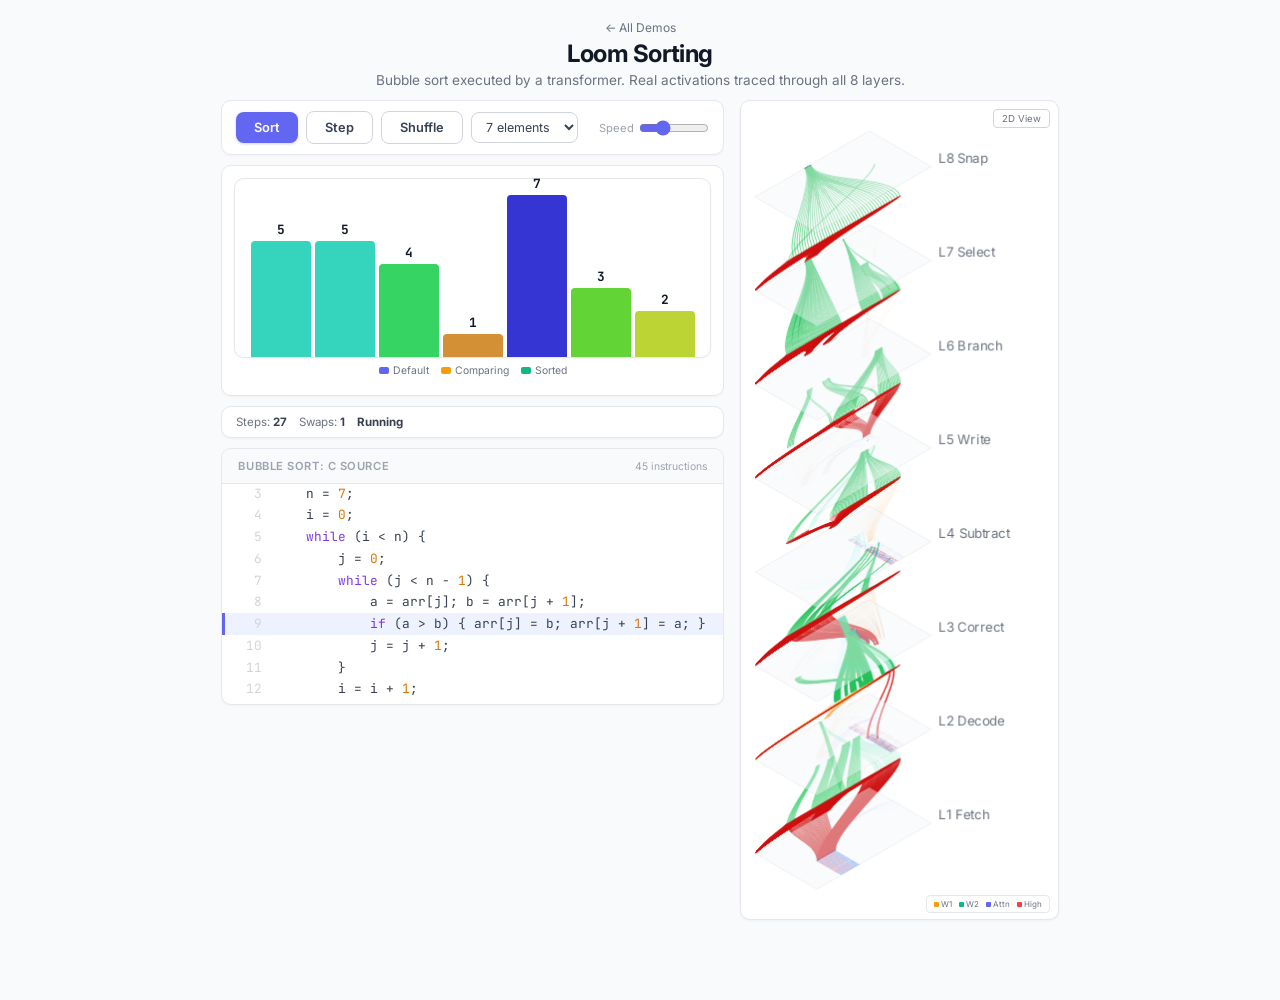
<file: demos/sorting_viz.html>
<!DOCTYPE html>
<html lang="en">
<head>
    <meta charset="UTF-8">
    <meta name="viewport" content="width=device-width, initial-scale=1.0">
    <title>Sorting — Neural Architecture Visualization</title>
    <link rel="stylesheet" href="common.css">
    <script src="c_compiler.js"></script>
    <script src="isa_interpreter.js"></script>
    <script src="common.js"></script>
    <script src="sparse_argmax.js"></script>
    <style>
        body { max-width: none; padding: 16px 20px 80px; background: #f8fafc; }
        header { margin-bottom: 12px; }

        .two-col {
            display: flex; gap: 16px; align-items: flex-start;
            height: calc(100vh - 80px);
        }

        /* ── Left column: controls + bars + code ── */
        .left-col {
            flex: 1; min-width: 300px;
            display: flex; flex-direction: column; gap: 10px;
            height: 100%; overflow-y: auto;
        }

        .sort-controls {
            display: flex; gap: 8px; align-items: center; flex-wrap: wrap;
            padding: 10px 14px; background: #fff; border: 1px solid #e5e7eb;
            border-radius: 10px; box-shadow: 0 1px 3px rgba(0,0,0,0.04);
        }
        .sort-controls select {
            background: #fff; color: #374151; border: 1px solid #d1d5db;
            border-radius: 8px; padding: 6px 10px; font-family: inherit; font-size: 0.78rem; cursor: pointer;
        }

        .sort-container {
            background: #fff; border: 1px solid #e5e7eb; border-radius: 10px;
            padding: 12px; box-shadow: 0 1px 3px rgba(0,0,0,0.04);
        }
        .sort-bars {
            display: flex; align-items: flex-end; gap: 4px; justify-content: center;
            height: 180px; padding: 16px 8px 0;
        }
        .sort-bar { position: relative; flex: 1; min-width: 28px; border-radius: 4px 4px 0 0; transition: height 0.12s, background 0.12s; }
        .sort-bar-value {
            position: absolute; top: -20px; left: 50%; transform: translateX(-50%);
            font-family: 'JetBrains Mono', monospace; font-size: 0.8rem; font-weight: 700; color: #111827;
        }
        .sort-legend {
            display: flex; gap: 12px; justify-content: center; padding: 6px;
            font-size: 0.65rem; color: #6b7280;
        }
        .sort-legend-item { display: flex; align-items: center; gap: 4px; }
        .sort-legend-swatch { width: 10px; height: 7px; border-radius: 2px; }

        .exec-info {
            display: flex; gap: 12px; padding: 8px 14px;
            background: #fff; border: 1px solid #e5e7eb; border-radius: 10px;
            font-size: 0.72rem; color: #6b7280; box-shadow: 0 1px 3px rgba(0,0,0,0.04);
        }
        .exec-info strong { color: #374151; }

        .code-panel { flex-shrink: 0; }
        .code-body { max-height: 220px; }

        /* ── Right column: canvas ── */
        .right-col {
            flex: 1; max-width: 38%; height: 100%;
            background: #fff; border: 1px solid #e5e7eb; border-radius: 10px;
            box-shadow: 0 1px 3px rgba(0,0,0,0.04); position: relative; overflow: hidden;
        }

        @media (max-width: 700px) {
            .two-col { flex-direction: column; height: auto; }
            .left-col { min-width: 0; width: 100%; height: auto; }
            .right-col { max-width: 100% !important; width: 100%; height: 60vh; }
            .sort-bars { height: 140px; }
            .sort-bar { min-width: 20px; }
            .sort-bar-value { font-size: 0.6rem; }
        }
        #vizCanvas { display: block; width: 100%; height: 100%; }
        .viz-legend {
            position: absolute; bottom: 6px; right: 8px;
            background: rgba(255,255,255,0.85); border: 1px solid #e5e7eb;
            border-radius: 4px; padding: 3px 7px; font-size: 0.5rem; color: #6b7280;
            display: flex; gap: 7px;
        }
        .viz-legend-item { display: flex; align-items: center; gap: 2px; }
        .viz-legend-dot { width: 5px; height: 5px; border-radius: 1px; }
        .view-toggle {
            position: absolute; top: 8px; right: 8px;
            font-family: inherit; font-size: 0.6rem; padding: 3px 8px;
            border-radius: 4px; border: 1px solid #d1d5db; background: #fff;
            cursor: pointer; color: #6b7280; z-index: 1;
        }
        .view-toggle:hover { border-color: #6366f1; color: #6366f1; }
    </style>
</head>
<body>
    <header>
        <a href="index.html" class="back-link">&larr; All Demos</a>
        <h1><a href="index.html">Loom Sorting</a></h1>
        <p class="subtitle">Bubble sort executed by a transformer. Real activations traced through all 8 layers.</p>
    </header>

    <div class="two-col">
        <!-- Left column -->
        <div class="left-col">
            <div class="sort-controls">
                <button class="btn btn-primary" id="btnSort">Sort</button>
                <button class="btn btn-secondary" id="btnStep">Step</button>
                <button class="btn btn-secondary" id="btnReset">Shuffle</button>
                <select id="sizeSelect">
                    <option value="5">5 elements</option>
                    <option value="6">6 elements</option>
                    <option value="7" selected>7 elements</option>
                    <option value="8">8 elements</option>
                </select>
                <div style="margin-left:auto;display:flex;align-items:center;gap:5px;font-size:0.7rem;color:#9ca3af">
                    <label>Speed</label>
                    <input type="range" id="speedSlider" min="1" max="100" value="30" style="width:70px;accent-color:#6366f1">
                </div>
            </div>

            <div class="sort-container">
                <div class="sort-bars" id="sortBars"></div>
                <div class="sort-legend">
                    <div class="sort-legend-item"><div class="sort-legend-swatch" style="background:#6366f1"></div> Default</div>
                    <div class="sort-legend-item"><div class="sort-legend-swatch" style="background:#f59e0b"></div> Comparing</div>
                    <div class="sort-legend-item"><div class="sort-legend-swatch" style="background:#10b981"></div> Sorted</div>
                </div>
            </div>

            <div class="exec-info">
                <span>Steps: <strong id="statSteps">0</strong></span>
                <span>Swaps: <strong id="statComps">0</strong></span>
                <span><strong id="statStatus">Ready</strong></span>
            </div>

            <div class="code-panel">
                <div class="code-header">
                    <span class="code-header-title">Bubble Sort: C Source</span>
                    <span style="font-size:0.65rem;color:#9ca3af" id="instrCount"></span>
                </div>
                <div class="code-body" id="codeBody"></div>
            </div>
        </div>

        <!-- Right column: visualization canvas -->
        <div class="right-col">
            <button class="view-toggle" id="btnView">2D View</button>
            <canvas id="vizCanvas"></canvas>
            <div class="viz-legend" id="legend3d">
                <div class="viz-legend-item"><div class="viz-legend-dot" style="background:#f59e0b"></div> W1</div>
                <div class="viz-legend-item"><div class="viz-legend-dot" style="background:#10b981"></div> W2</div>
                <div class="viz-legend-item"><div class="viz-legend-dot" style="background:#6366f1"></div> Attn</div>
                <div class="viz-legend-item"><div class="viz-legend-dot" style="background:#ef4444"></div> High</div>
            </div>
            <div class="viz-legend" id="legend2d" style="display:none">
                <div class="viz-legend-item"><div class="viz-legend-dot" style="background:#ef4444"></div> +delta</div>
                <div class="viz-legend-item"><div class="viz-legend-dot" style="background:#3b82f6"></div> -delta</div>
            </div>
        </div>
    </div>

    <script>
    (async function() {
    const CFG = { s: 32, m: 32, n: 128, N: 8 };

    const archData = await (await fetch('programs/arch_sort.json')).json();
    const D = archData.d, NL = archData.layers.length, REGIONS = archData.row_regions;
    const sparseEngine = await loadSparseArgmax('programs/sparse_weights_128x128.json', CFG.n);

    let arrSize = 7, arr = [], compileResult = null, stateTensor = null;
    let running = false, totalSteps = 0, comparisons = 0;
    let traces = null, nt = 0, view3D = true;
    let sourceMap = {};  // PC address -> source line number

    const SORT_SRC = `int main() {
    int arr[8]; int n; int i; int j; int a; int b;
    n = __N__;
    i = 0;
    while (i < n) {
        j = 0;
        while (j < n - 1) {
            a = arr[j]; b = arr[j + 1];
            if (a > b) { arr[j] = b; arr[j + 1] = a; }
            j = j + 1;
        }
        i = i + 1;
    }
    return 0;
}`;

    // Show code (rebuilt on each compile to match current arrSize)
    buildCodeView(SORT_SRC.replace('__N__', String(arrSize)), 'codeBody');

    function compile() {
        const src = SORT_SRC.replace('__N__', String(arrSize));
        compileResult = compileC(src, CFG.s, CFG.m, CFG.n, CFG.N);
        nt = CFG.s + CFG.m + compileResult.commands.length;
        document.getElementById('instrCount').textContent = compileResult.commands.length + ' instructions';
        buildCodeView(src, 'codeBody');
        // Build source map: PC address -> source line number
        sourceMap = {};
        const pcBase = CFG.s + CFG.m;
        for (const [instrIdx, line] of (compileResult.meta.source_map || [])) {
            sourceMap[pcBase + instrIdx] = line;
        }
    }

    function shuffle() {
        arr = [];
        for (let i = 1; i <= arrSize; i++) arr.push(i);
        for (let i = arr.length - 1; i > 0; i--) {
            const j = Math.floor(Math.random() * (i + 1));
            [arr[i], arr[j]] = [arr[j], arr[i]];
        }
        totalSteps = 0; comparisons = 0; traces = null;
        compile();
        stateTensor = buildStateTensor(compileResult);
        const vars = compileResult.meta.variables;
        for (let i = 0; i < arrSize; i++) writeMemory(stateTensor, compileResult.config, vars.arr + i, arr[i]);
        // Run one initial step to have something to show
        doStepUntilSwap();
        updateUI();
    }

    function readArr() {
        const cfg = compileResult.config, vars = compileResult.meta.variables;
        return Array.from({length: arrSize}, (_, i) => readMemory(stateTensor, cfg, vars.arr + i));
    }

    function doStepUntilSwap() {
        if (!stateTensor) return false;
        const cfg = compileResult.config, prevArr = readArr();
        for (let b = 0; b < 200; b++) {
            if (sparseEngine.getPC(stateTensor, cfg.idx_pc, cfg.logn) === 0) return false;
            traces = sparseEngine.stepTraced(stateTensor, nt);
            totalSteps++;
            const newArr = readArr();
            for (let i = 0; i < arrSize; i++) if (newArr[i] !== prevArr[i]) { comparisons++; arr = newArr; return true; }
        }
        arr = readArr();
        return sparseEngine.getPC(stateTensor, cfg.idx_pc, cfg.logn) !== 0;
    }

    // ── Canvas ─────────────────────────────────────────────
    const canvas = document.getElementById('vizCanvas');
    const ctx = canvas.getContext('2d');
    let CW, CH;
    let _lastW = 0, _lastH = 0;
    function resize() {
        const r = canvas.parentElement.getBoundingClientRect();
        const w = Math.floor(r.width), h = Math.floor(r.height);
        if (w < 1 || h < 1 || (w === _lastW && h === _lastH)) return;
        _lastW = w; _lastH = h;
        const dpr = devicePixelRatio;
        CW = w * dpr; CH = h * dpr;
        canvas.width = CW; canvas.height = CH;
    }
    resize();
    new ResizeObserver(resize).observe(canvas.parentElement);

    const LAYER_LABELS = ['L1 Fetch','L2 Decode','L3 Correct','L4 Subtract','L5 Write','L6 Branch','L7 Select','L8 Snap'];
    const RCOLS = {cmds:'#6366f1',memory:'#10b981',scratchpad:'#f59e0b',pc:'#ef4444',pos_enc:'#8b5cf6',buffer:'#3b82f6',tag:'#14b8a6',indicator:'#9ca3af'};
    function regionColor(r) { for (const reg of REGIONS) if (r >= reg.start && r < reg.start + reg.size) return RCOLS[reg.name]||'#d1d5db'; return '#d1d5db'; }

    // ═══════════════════════════════════════════════════════
    // 2D HEATMAP VIEW
    // ═══════════════════════════════════════════════════════
    const heatC = document.createElement('canvas'), heatX = heatC.getContext('2d');
    function draw2D() {
        ctx.clearRect(0, 0, CW, CH);
        if (!traces) return;
        const dpr = devicePixelRatio, pad = 8*dpr, labelW = 52*dpr, gapY = 3*dpr;
        const slabH = Math.floor((CH - pad*2 - (NL+1)*gapY) / (NL+2));
        const slabW = CW - pad*2 - labelW;
        const curNt = traces[0].nt;
        drawHM(labelW+pad, pad, slabW, slabH, curNt, D, (r,c) => traces[0].input[r*curNt+c], true);
        ctx.font = `${6*dpr}px Inter,system-ui`; ctx.fillStyle = '#9ca3af'; ctx.textAlign = 'right';
        ctx.fillText('Input', labelW+pad-4*dpr, pad+slabH/2+2*dpr);
        for (let li = 0; li < NL; li++) {
            const y = pad + (li+1)*(slabH+gapY);
            drawHM(labelW+pad, y, slabW, slabH, curNt, D, (r,c) => traces[li].delta[r*curNt+c], false);
            ctx.fillText(LAYER_LABELS[li], labelW+pad-4*dpr, y+slabH/2+2*dpr);
        }
        const outY = pad + (NL+1)*(slabH+gapY);
        drawHM(labelW+pad, outY, slabW, slabH, curNt, D, (r,c) => traces[NL-1].output[r*curNt+c], true);
        ctx.fillText('Output', labelW+pad-4*dpr, outY+slabH/2+2*dpr);
    }
    function drawHM(x, y, w, h, dw, dh, fn, isState) {
        heatC.width = dw; heatC.height = dh;
        const img = heatX.createImageData(dw, dh), p = img.data;
        for (let r = 0; r < dh; r++) for (let c = 0; c < dw; c++) {
            const v = fn(r,c), idx = (r*dw+c)*4;
            if (isState) {
                const col = regionColor(r), cr = parseInt(col.slice(1,3),16), cg = parseInt(col.slice(3,5),16), cb = parseInt(col.slice(5,7),16);
                p[idx]=cr; p[idx+1]=cg; p[idx+2]=cb; p[idx+3]=(v>0?180:40);
            } else {
                const a = Math.min(Math.abs(v)*3,1)*255;
                if (v>0.01){p[idx]=239;p[idx+1]=68;p[idx+2]=68;p[idx+3]=a|0;}
                else if(v<-0.01){p[idx]=59;p[idx+1]=130;p[idx+2]=246;p[idx+3]=a|0;}
                else{p[idx]=209;p[idx+1]=213;p[idx+2]=219;p[idx+3]=18;}
            }
        }
        heatX.putImageData(img, 0, 0);
        ctx.imageSmoothingEnabled = false; ctx.drawImage(heatC, x, y, w, h); ctx.imageSmoothingEnabled = true;
        ctx.strokeStyle = '#e5e7eb'; ctx.lineWidth = 0.5; ctx.strokeRect(x, y, w, h);
    }

    // ═══════════════════════════════════════════════════════
    // 3D ISOMETRIC VIEW
    // ═══════════════════════════════════════════════════════
    const ISO_A = Math.PI / 6, ISO_CA = Math.cos(ISO_A), ISO_SA = Math.sin(ISO_A);
    function iso(row, layer, depth) { return [(depth - row) * ISO_CA, -layer + (depth + row) * ISO_SA]; }

    function draw3D() {
        ctx.clearRect(0, 0, CW, CH);
        if (!traces) return;
        const curNt = traces[0].nt;
        const rowS = 0.55, colS = 0.35, layerGap = 50;
        // Compute bounding box for scale
        let xMin=1e9,xMax=-1e9,yMin=1e9,yMax=-1e9;
        for (let li=0;li<NL;li++){const y=li*layerGap;
            for(const[r,d] of [[0,0],[D*rowS,0],[D*rowS,curNt*colS],[0,curNt*colS]]){
                const[px,py]=iso(r,y,d);xMin=Math.min(xMin,px);xMax=Math.max(xMax,px);yMin=Math.min(yMin,py);yMax=Math.max(yMax,py);}}
        xMax += 50; // label space
        const scale = Math.min(CW/(xMax-xMin+10), CH/(yMax-yMin+10))*0.95;
        // Center on the top corner (row=0, last col) of the middle layer
        const midLayer = Math.floor(NL/2);
        const [topCornerX, topCornerY] = iso(0, midLayer*layerGap, curNt*colS);
        ctx.save();
        ctx.translate(CW*0.6, CH*0.5);
        ctx.scale(scale, scale);
        ctx.translate(-topCornerX, -(yMin+yMax)/2);
        for (let li = NL-1; li >= 0; li--) {
            // Draw input connections (from li-1 to li) BEHIND this slab
            if (li > 0) draw3DConns(ctx, li-1, layerGap, rowS, colS, curNt);
            // Draw the slab ON TOP of its input connections
            draw3DSlab(ctx, li, layerGap, rowS, colS, curNt);
        }
        ctx.restore();
    }

    function draw3DSlab(ctx, li, gap, rowS, colS, cols) {
        const y = li * gap, trace = traces[li], nt2 = trace.nt;
        const [a1x,a1y]=iso(0,y,0),[a2x,a2y]=iso(D*rowS,y,0),[a3x,a3y]=iso(D*rowS,y,cols*colS),[a4x,a4y]=iso(0,y,cols*colS);
        ctx.beginPath(); ctx.moveTo(a1x,a1y); ctx.lineTo(a2x,a2y); ctx.lineTo(a3x,a3y); ctx.lineTo(a4x,a4y); ctx.closePath();
        ctx.fillStyle = 'rgba(241,245,249,0.45)'; ctx.fill();
        ctx.strokeStyle = 'rgba(0,0,0,0.07)'; ctx.lineWidth = 0.4; ctx.stroke();
        let layerMax = 0;
        for (let i = 0; i < D * nt2; i++) { const v = Math.abs(trace.delta[i]); if (v > layerMax) layerMax = v; }
        const sc = layerMax > 0.01 ? 0.8 / layerMax : 50.0;
        const cStep = Math.max(1, Math.floor(cols / 80));
        for (let r = 0; r < D; r++) for (let c = 0; c < cols; c += cStep) {
            const val = trace.delta[r*nt2+c], av = Math.abs(val);
            if (av < 0.003) continue;
            const x0=r*rowS,z0=c*colS,w=rowS*0.95,d=colS*cStep;
            const [p1x,p1y]=iso(x0,y,z0),[p2x,p2y]=iso(x0+w,y,z0),[p3x,p3y]=iso(x0+w,y,z0+d),[p4x,p4y]=iso(x0,y,z0+d);
            ctx.beginPath(); ctx.moveTo(p1x,p1y); ctx.lineTo(p2x,p2y); ctx.lineTo(p3x,p3y); ctx.lineTo(p4x,p4y); ctx.closePath();
            ctx.globalAlpha = Math.min(av*sc, 0.8); ctx.fillStyle = val > 0 ? '#ef4444' : '#3b82f6'; ctx.fill();
        }
        ctx.globalAlpha = 1;
        const [lx,ly] = iso(0, y, cols*colS);
        ctx.font = '7px Inter,system-ui'; ctx.fillStyle = '#6b7280'; ctx.textAlign = 'left';
        ctx.fillText(LAYER_LABELS[li], lx+4, ly-2);
    }

    const LAYER_BOOST = [1, 1, 1.5, 1, 4, 4, 2, 4];

    function draw3DConns(ctx, li, gap, rowS, colS, cols) {
        const layer = archData.layers[li], trace = traces[li], nextTrace = traces[li+1];
        const y1 = li*gap, y2 = (li+1)*gap, curNt = trace.nt, boost = LAYER_BOOST[li]||1;
        const rowMaxD = new Float32Array(D), rowPeakC = new Int32Array(D);
        const rowMaxOut = new Float32Array(D);
        let globalMaxD = 0, globalMaxOut = 0;
        for (let r = 0; r < D; r++) {
            let mxD=0,mxO=0,bestC=Math.round(curNt*0.5);
            for (let c=0;c<curNt;c+=2){
                const vd=Math.abs(trace.delta[r*curNt+c]),vo=Math.abs(trace.output[r*curNt+c]);
                if(vd>mxD){mxD=vd;bestC=c;} if(vo>mxO)mxO=vo;
            }
            rowMaxD[r]=mxD; rowMaxOut[r]=mxO; rowPeakC[r]=bestC;
            if(mxD>globalMaxD)globalMaxD=mxD; if(mxO>globalMaxOut)globalMaxOut=mxO;
        }
        const connScaleD = (globalMaxD>0.01?0.6/globalMaxD:30)*boost;
        const connScaleO = (globalMaxOut>0.01?0.4/globalMaxOut:20)*boost;
        const rowOutPeakC = new Int32Array(D);
        for(let r=0;r<D;r++){let bestC=Math.round(curNt*0.5),bestV=0;for(let c=0;c<curNt;c+=3){const v=Math.abs(trace.output[r*curNt+c]);if(v>bestV){bestV=v;bestC=c;}}rowOutPeakC[r]=bestC;}
        // Minimum opacity floor: always show the architecture skeleton
        const MIN_A = 0.04;

        // W1
        const w1=layer.w1, step1=Math.max(1,Math.floor(w1.length/500));
        for(let k=0;k<w1.length;k+=step1){
            const[src,hid,weight]=w1[k];
            const raw=rowMaxOut[src]*Math.abs(weight)*connScaleO*2.5;
            const a=Math.max(Math.min(raw,0.8), MIN_A);
            const srcZ=rowOutPeakC[src]*colS,hidRow=(hid/layer.w1_rows)*D,yMid=(y1+y2)*0.5,midZ=cols*colS*0.5;
            const[x1,yy1]=iso(src*rowS,y1,srcZ),[x2,yy2]=iso(hidRow*rowS,yMid,midZ);
            const[cx1,cy1]=iso(src*rowS,y1+(yMid-y1)*0.4,srcZ+(midZ-srcZ)*0.3);
            const[cx2,cy2]=iso(hidRow*rowS,y1+(yMid-y1)*0.7,srcZ+(midZ-srcZ)*0.7);
            ctx.beginPath();ctx.moveTo(x1,yy1);ctx.bezierCurveTo(cx1,cy1,cx2,cy2,x2,yy2);
            ctx.globalAlpha=a;const hue=Math.max(0,40-a*80);
            ctx.strokeStyle=`hsl(${hue},85%,${60-a*20}%)`;ctx.lineWidth=0.15+a*0.5;ctx.stroke();
        }
        // W2
        const w2=layer.w2, step2=Math.max(1,Math.floor(w2.length/400));
        const nextRowMaxD=new Float32Array(D),nextRowPeakC=new Int32Array(D);let nextMax=0;
        if(nextTrace){for(let r=0;r<D;r++){let mx=0,bestC=Math.round(curNt*0.5);for(let c=0;c<curNt;c+=2){const v=Math.abs(nextTrace.delta[r*curNt+c]);if(v>mx){mx=v;bestC=c;}}nextRowMaxD[r]=mx;nextRowPeakC[r]=bestC;if(mx>nextMax)nextMax=mx;}}
        const nextBoost=(li+1<NL)?(LAYER_BOOST[li+1]||1):1;
        const w2Scale=(nextMax>0.01?0.6/nextMax:connScaleD)*nextBoost;
        for(let k=0;k<w2.length;k+=step2){
            const[hid,dst,weight]=w2[k],dstC=Math.min(dst,D-1);
            // Use BOTH: source layer output (what FFN read) and next layer delta
            const srcA = rowMaxOut[Math.min(Math.round((hid/layer.w1_rows)*D), D-1)];
            const dstD = nextTrace ? nextRowMaxD[dstC] : rowMaxD[dstC];
            const combined = Math.max(srcA * connScaleO, dstD * w2Scale) * Math.abs(weight);
            const a = Math.max(Math.min(combined * 1.5, 0.7), MIN_A);
            const hidRow=(hid/layer.w1_rows)*D,yMid=(y1+y2)*0.5,midZ=cols*colS*0.5;
            const dstZ=(nextTrace?nextRowPeakC[dstC]:rowPeakC[dstC])*colS;
            const[x1,yy1]=iso(hidRow*rowS,yMid,midZ),[x2,yy2]=iso(dst*rowS,y2,dstZ);
            const[cx1,cy1]=iso(hidRow*rowS,yMid+(y2-yMid)*0.35,midZ+(dstZ-midZ)*0.3);
            const[cx2,cy2]=iso(dst*rowS,yMid+(y2-yMid)*0.7,midZ+(dstZ-midZ)*0.7);
            ctx.beginPath();ctx.moveTo(x1,yy1);ctx.bezierCurveTo(cx1,cy1,cx2,cy2,x2,yy2);
            ctx.globalAlpha=a;const hue=Math.max(140,180-a*80);
            ctx.strokeStyle=`hsl(${hue},70%,${55-a*15}%)`;ctx.lineWidth=0.15+a*0.5;ctx.stroke();
        }
        // V arcs
        for(const head of layer.heads){if(!head.active)continue;
            for(const[src,dst,weight] of head.v_connections){
                let maxD=0;for(let c=0;c<curNt;c+=4)maxD=Math.max(maxD,Math.abs(trace.attnDelta[src*curNt+c]));
                const rawA=maxD*Math.abs(weight), aNorm=globalMaxD>0.01?rawA/globalMaxD:rawA*30;
                const a=Math.max(Math.min(aNorm*1.5,0.8), MIN_A);
                const srcZ=rowPeakC[src]*colS,dstZ=rowPeakC[Math.min(dst,D-1)]*colS;
                const[x1,yy1]=iso(src*rowS,y1,srcZ),[x2,yy2]=iso(dst*rowS,y1,dstZ);
                const arcH=Math.abs(dst-src)*rowS*0.12+6;
                ctx.beginPath();ctx.moveTo(x1,yy1);ctx.bezierCurveTo(x1,yy1-arcH,x2,yy2-arcH,x2,yy2);
                ctx.globalAlpha=a;ctx.strokeStyle=`hsl(${260-a*30},65%,${60-a*15}%)`;ctx.lineWidth=0.2+a*0.8;ctx.stroke();
            }
        }
        ctx.globalAlpha=1;
    }

    // ═══════════════════════════════════════════════════════
    // FRAME + UI
    // ═══════════════════════════════════════════════════════
    function drawFrame() { if (view3D) draw3D(); else draw2D(); }

    function updateUI() {
        document.getElementById('statSteps').textContent = totalSteps;
        document.getElementById('statComps').textContent = comparisons;
        const sorted = arr.every((v,i) => i === 0 || v >= arr[i-1]);
        document.getElementById('statStatus').textContent = sorted && totalSteps > 0 ? 'Sorted!' : 'Running';
        // Highlight current source line
        if (stateTensor && compileResult) {
            const pc = sparseEngine.getPC(stateTensor, compileResult.config.idx_pc, compileResult.config.logn);
            const line = sourceMap[pc] || 0;
            highlightCodeLine('codeBody', line);
        }
        const el = document.getElementById('sortBars'); el.innerHTML = '';
        const mx = Math.max(...arr, 1);
        for (let i = 0; i < arr.length; i++) {
            const bar = document.createElement('div'); bar.className = 'sort-bar';
            bar.style.height = ((arr[i]/mx)*100)+'%';
            const sorted2 = arr.slice(0, i+1).every((v,j) => j===0 || v >= arr[j-1]) && i < arr.length -1;
            bar.style.background = `hsl(${(arr[i]/mx)*240},65%,52%)`;
            const lbl = document.createElement('div'); lbl.className = 'sort-bar-value'; lbl.textContent = arr[i];
            bar.appendChild(lbl); el.appendChild(bar);
        }
    }

    document.getElementById('btnStep').addEventListener('click', () => { if (!running) { doStepUntilSwap(); updateUI(); } });
    document.getElementById('btnSort').addEventListener('click', async () => {
        if (running) { running = false; return; }
        running = true; document.getElementById('btnSort').textContent = 'Stop';
        while (running && doStepUntilSwap()) {
            updateUI();
            await new Promise(r => setTimeout(r, Math.max(5, 200 - parseInt(document.getElementById('speedSlider').value)*2)));
        }
        running = false; document.getElementById('btnSort').textContent = 'Sort'; updateUI();
    });
    document.getElementById('btnReset').addEventListener('click', () => { running = false; document.getElementById('btnSort').textContent = 'Sort'; shuffle(); });
    document.getElementById('sizeSelect').addEventListener('change', e => { arrSize = parseInt(e.target.value); shuffle(); });
    document.getElementById('btnView').addEventListener('click', function() {
        view3D = !view3D;
        this.textContent = view3D ? '2D View' : '3D View';
        document.getElementById('legend2d').style.display = view3D ? 'none' : '';
        document.getElementById('legend3d').style.display = view3D ? '' : 'none';
    });

    shuffle();
    function animate() { drawFrame(); requestAnimationFrame(animate); }
    animate();
    })();
    </script>
</body>
</html>
</file>
<file: demos/common.css>
/* Neural SUBLEQ Computer - Shared Demo Styles (Light Theme) */

@import url('https://fonts.googleapis.com/css2?family=Inter:wght@400;500;600;700&family=JetBrains+Mono:wght@400;500;600;700&display=swap');

* {
    box-sizing: border-box;
    margin: 0;
    padding: 0;
}

body {
    font-family: 'Inter', -apple-system, BlinkMacSystemFont, 'Segoe UI', Roboto, sans-serif;
    background: #f8f9fb;
    color: #374151;
    min-height: 100vh;
    display: flex;
    flex-direction: column;
    align-items: center;
    padding: 24px;
}

.page-layout {
    display: flex;
    gap: 24px;
    max-width: 1280px;
    width: 100%;
    align-items: flex-start;
}

header {
    text-align: center;
    margin-bottom: 24px;
    width: 100%;
    max-width: 1280px;
}

h1 {
    font-size: 1.5rem;
    font-weight: 700;
    color: #111827;
    letter-spacing: -0.02em;
}

h1 a {
    color: inherit;
    text-decoration: none;
}

h1 a:hover {
    color: #6366f1;
}

.back-link {
    display: inline-block;
    font-size: 12px;
    color: #6b7280;
    text-decoration: none;
    margin-bottom: 4px;
}

.back-link:hover {
    color: #6366f1;
}

.subtitle {
    font-size: 0.85rem;
    color: #6b7280;
    margin-top: 4px;
    font-weight: 400;
}

/* ---- Network Visualization Panel ---- */
.network-panel {
    width: 380px;
    flex-shrink: 0;
    display: flex;
    flex-direction: column;
    gap: 12px;
}

.panel {
    background: #fff;
    border: 1px solid #e5e7eb;
    border-radius: 10px;
    padding: 16px;
    box-shadow: 0 1px 3px rgba(0,0,0,0.04);
}

.panel-title {
    font-size: 0.7rem;
    font-weight: 600;
    color: #9ca3af;
    text-transform: uppercase;
    letter-spacing: 0.05em;
    margin-bottom: 10px;
}

/* Architecture diagram */
.arch-layers {
    display: flex;
    flex-direction: column;
    gap: 3px;
}

.arch-layer {
    display: flex;
    align-items: center;
    gap: 8px;
    padding: 5px 10px;
    border-radius: 6px;
    background: #f9fafb;
    border: 1px solid #e5e7eb;
    transition: all 0.15s ease;
    position: relative;
    overflow: hidden;
}

.arch-layer.active {
    border-color: #6366f1;
    background: #eef2ff;
}

.arch-layer .layer-glow {
    position: absolute;
    top: 0; left: 0; right: 0; bottom: 0;
    background: linear-gradient(90deg, rgba(99,102,241,0.08) 0%, transparent 100%);
    opacity: 0;
    transition: opacity 0.15s;
}

.arch-layer.active .layer-glow {
    opacity: 1;
}

.layer-id {
    font-family: 'JetBrains Mono', monospace;
    font-size: 0.65rem;
    font-weight: 700;
    color: #6366f1;
    width: 24px;
    flex-shrink: 0;
}

.layer-name {
    font-size: 0.7rem;
    color: #6b7280;
    flex: 1;
}

.arch-layer.active .layer-name {
    color: #111827;
    font-weight: 500;
}


.arch-connector {
    width: 2px;
    height: 3px;
    background: #d1d5db;
    margin-left: 19px;
}

/* State tensor heatmap */
.heatmap-container {
    position: relative;
}

#stateCanvasScratch, #stateCanvasData {
    image-rendering: pixelated;
    background: #f3f4f6;
    display: block;
    border: 1px solid #e5e7eb;
}

.heatmap-labels {
    display: flex;
    flex-direction: column;
    gap: 1px;
    margin-top: 6px;
}

.heatmap-label {
    display: flex;
    align-items: center;
    gap: 6px;
    font-size: 0.65rem;
}

.heatmap-swatch {
    width: 10px;
    height: 6px;
    border-radius: 2px;
    flex-shrink: 0;
}

.heatmap-label-text {
    color: #9ca3af;
}

/* Memory inspector */
.mem-grid {
    display: grid;
    grid-template-columns: 1fr 1fr;
    gap: 4px;
}

.mem-cell {
    display: flex;
    justify-content: space-between;
    align-items: center;
    padding: 4px 8px;
    background: #f9fafb;
    border-radius: 6px;
    border: 1px solid #e5e7eb;
}

.mem-label {
    font-size: 0.65rem;
    color: #9ca3af;
}

.mem-value {
    font-family: 'JetBrains Mono', monospace;
    font-size: 0.75rem;
    font-weight: 600;
    color: #111827;
    font-variant-numeric: tabular-nums;
}

.mem-value.changed {
    color: #d97706;
    transition: color 0.3s;
}

/* Step info */
.step-info {
    display: flex;
    justify-content: space-between;
    font-size: 0.7rem;
    gap: 8px;
}

.step-stat {
    display: flex;
    flex-direction: column;
    align-items: center;
    flex: 1;
    padding: 8px;
    background: #f9fafb;
    border-radius: 6px;
    border: 1px solid #e5e7eb;
}

.step-stat-label {
    font-size: 0.6rem;
    color: #9ca3af;
    text-transform: uppercase;
    letter-spacing: 0.05em;
}

.step-stat-value {
    font-family: 'JetBrains Mono', monospace;
    font-size: 0.9rem;
    font-weight: 700;
    color: #111827;
    font-variant-numeric: tabular-nums;
}

/* ---- Main Content Panel ---- */
.main-panel {
    flex: 1;
    display: flex;
    flex-direction: column;
    gap: 12px;
    min-width: 0;
}

/* Status indicator */
.status-indicator {
    display: flex;
    align-items: center;
    gap: 8px;
    margin-bottom: 12px;
    padding: 8px 12px;
    background: #fff;
    border: 1px solid #e5e7eb;
    border-radius: 8px;
    font-size: 0.75rem;
    color: #6b7280;
    box-shadow: 0 1px 2px rgba(0,0,0,0.03);
}

.status-dot {
    width: 8px;
    height: 8px;
    border-radius: 50%;
    background: #d1d5db;
    flex-shrink: 0;
}

.status-dot.loading {
    background: #f59e0b;
    animation: pulse 1s infinite;
}

.status-dot.ready {
    background: #10b981;
}

.status-dot.running {
    background: #6366f1;
    animation: pulse 0.5s infinite;
}

.status-dot.error {
    background: #ef4444;
}

.status-dot.done {
    background: #10b981;
}

@keyframes pulse {
    0%, 100% { opacity: 1; }
    50% { opacity: 0.4; }
}

/* Buttons */
.btn {
    padding: 8px 18px;
    border-radius: 8px;
    font-size: 0.8rem;
    font-weight: 600;
    cursor: pointer;
    transition: all 0.15s ease;
    border: none;
    font-family: inherit;
}

.btn-primary {
    background: #6366f1;
    color: #fff;
    box-shadow: 0 1px 3px rgba(99,102,241,0.3);
}

.btn-primary:hover {
    background: #4f46e5;
    box-shadow: 0 2px 6px rgba(99,102,241,0.4);
}

.btn-secondary {
    background: #fff;
    color: #374151;
    border: 1px solid #d1d5db;
}

.btn-secondary:hover {
    background: #f9fafb;
    border-color: #6366f1;
    color: #6366f1;
}

.btn-danger {
    background: #ef4444;
    color: #fff;
}

.btn-danger:hover {
    background: #dc2626;
}

/* Info panel */
.info-panel {
    background: #fff;
    border: 1px solid #e5e7eb;
    border-radius: 10px;
    padding: 16px;
    box-shadow: 0 1px 3px rgba(0,0,0,0.04);
}

.info-panel h3 {
    font-size: 0.7rem;
    font-weight: 600;
    margin-bottom: 8px;
    color: #9ca3af;
    text-transform: uppercase;
    letter-spacing: 0.05em;
}

.info-panel p {
    font-size: 0.8rem;
    color: #6b7280;
    line-height: 1.65;
    margin-bottom: 6px;
}

.info-panel strong {
    color: #374151;
    font-weight: 600;
}

.info-panel code {
    font-family: 'JetBrains Mono', monospace;
    background: #f3f4f6;
    padding: 1px 6px;
    border-radius: 4px;
    font-size: 0.75rem;
    color: #6366f1;
}

/* Overlay */
.overlay {
    position: absolute;
    top: 0;
    left: 0;
    right: 0;
    bottom: 0;
    background: rgba(255,255,255,0.85);
    backdrop-filter: blur(2px);
    display: flex;
    align-items: center;
    justify-content: center;
    border-radius: 10px;
    z-index: 10;
}

.overlay-text {
    font-size: 1rem;
    font-weight: 700;
    color: #111827;
    letter-spacing: -0.01em;
}

.hidden {
    display: none;
}

/* ---- Code Editor / Source View ---- */
.code-panel {
    background: #fff;
    border: 1px solid #e5e7eb;
    border-radius: 10px;
    overflow: hidden;
    box-shadow: 0 1px 3px rgba(0,0,0,0.04);
}

.code-header {
    display: flex;
    justify-content: space-between;
    align-items: center;
    padding: 10px 16px;
    background: #f9fafb;
    border-bottom: 1px solid #e5e7eb;
}

.code-header-title {
    font-size: 0.7rem;
    font-weight: 600;
    color: #9ca3af;
    text-transform: uppercase;
    letter-spacing: 0.05em;
}

.code-body {
    padding: 0;
    max-height: 400px;
    overflow-y: auto;
    font-family: 'JetBrains Mono', monospace;
    font-size: 0.8rem;
    line-height: 1.7;
}

.code-line {
    display: flex;
    padding: 0 16px;
    min-height: 1.7em;
    transition: background 0.15s;
}

.code-line:hover {
    background: #f3f4f6;
}

.code-line.active {
    background: #eef2ff;
    border-left: 3px solid #6366f1;
    padding-left: 13px;
}

.code-line.executed {
    background: #f0fdf4;
}

.code-lineno {
    width: 36px;
    text-align: right;
    padding-right: 12px;
    color: #d1d5db;
    user-select: none;
    flex-shrink: 0;
}

.code-text {
    flex: 1;
    white-space: pre;
    color: #374151;
}

/* Syntax highlighting */
.code-text .kw { color: #7c3aed; }
.code-text .fn { color: #2563eb; }
.code-text .num { color: #d97706; }
.code-text .op { color: #0891b2; }
.code-text .str { color: #059669; }
.code-text .cmt { color: #9ca3af; font-style: italic; }
.code-text .type { color: #b45309; }

/* Variable watch panel */
.var-grid {
    display: grid;
    grid-template-columns: 1fr 1fr;
    gap: 4px;
}

.var-cell {
    display: flex;
    justify-content: space-between;
    align-items: center;
    padding: 5px 10px;
    background: #f9fafb;
    border-radius: 6px;
    border: 1px solid #e5e7eb;
}

.var-name {
    font-family: 'JetBrains Mono', monospace;
    font-size: 0.75rem;
    color: #6366f1;
}

.var-val {
    font-family: 'JetBrains Mono', monospace;
    font-size: 0.8rem;
    font-weight: 600;
    color: #111827;
    font-variant-numeric: tabular-nums;
}

.var-val.changed {
    color: #d97706;
    transition: color 0.3s;
}

/* Controls bar */
.controls-bar {
    display: flex;
    gap: 8px;
    align-items: center;
    flex-wrap: wrap;
}

.controls-bar select {
    background: #fff;
    color: #374151;
    border: 1px solid #d1d5db;
    border-radius: 8px;
    padding: 8px 12px;
    font-family: inherit;
    font-size: 0.8rem;
    cursor: pointer;
    transition: border-color 0.15s;
}

.controls-bar select:hover {
    border-color: #6366f1;
}

/* ---- Sorting Visualization ---- */
.sort-bars {
    display: flex;
    align-items: flex-end;
    justify-content: center;
    gap: 8px;
    height: 200px;
    padding: 16px;
    background: #fff;
    border: 1px solid #e5e7eb;
    border-radius: 10px;
    box-shadow: 0 1px 3px rgba(0,0,0,0.04);
}

.sort-bar {
    flex: 1;
    max-width: 60px;
    background: #6366f1;
    border-radius: 4px 4px 0 0;
    transition: height 0.3s ease, background 0.3s ease;
    position: relative;
}

.sort-bar.comparing {
    background: #f59e0b;
}

.sort-bar.swapping {
    background: #ef4444;
}

.sort-bar.sorted {
    background: #10b981;
}

.sort-bar-label {
    position: absolute;
    bottom: -22px;
    left: 50%;
    transform: translateX(-50%);
    font-family: 'JetBrains Mono', monospace;
    font-size: 0.75rem;
    color: #6b7280;
    font-weight: 600;
}

/* ---- Game of Life Grid ---- */
.life-grid {
    display: grid;
    gap: 2px;
    background: #e5e7eb;
    border-radius: 8px;
    padding: 2px;
    margin: 0 auto;
}

.life-cell {
    aspect-ratio: 1;
    background: #fff;
    border-radius: 3px;
    transition: background-color 0.15s ease;
    cursor: pointer;
}

.life-cell.alive {
    background: #6366f1;
    box-shadow: 0 0 6px rgba(99,102,241,0.25);
}

.life-cell.born {
    background: #10b981;
    box-shadow: 0 0 6px rgba(16,185,129,0.25);
}

.life-cell.dying {
    background: #c7d2fe;
}

/* ---- REPL ---- */
.repl-editor {
    width: 100%;
    min-height: 200px;
    background: #fff;
    color: #374151;
    border: 1px solid #d1d5db;
    border-radius: 10px;
    padding: 16px;
    font-family: 'JetBrains Mono', monospace;
    font-size: 0.85rem;
    line-height: 1.6;
    resize: vertical;
    tab-size: 4;
    box-shadow: 0 1px 3px rgba(0,0,0,0.04);
}

.repl-editor:focus {
    outline: none;
    border-color: #6366f1;
    box-shadow: 0 0 0 3px rgba(99,102,241,0.1);
}

.repl-output {
    background: #fff;
    border: 1px solid #e5e7eb;
    border-radius: 10px;
    padding: 16px;
    font-family: 'JetBrains Mono', monospace;
    font-size: 0.8rem;
    line-height: 1.6;
    color: #059669;
    min-height: 60px;
    max-height: 200px;
    overflow-y: auto;
    box-shadow: 0 1px 3px rgba(0,0,0,0.04);
}

.repl-output .error {
    color: #ef4444;
}

/* Stats bar (generic) */
.stats-bar {
    display: flex;
    justify-content: space-between;
    margin-bottom: 12px;
    padding-bottom: 10px;
    border-bottom: 1px solid #e5e7eb;
}

.stat {
    text-align: center;
}

.stat-label {
    font-size: 0.65rem;
    color: #9ca3af;
    text-transform: uppercase;
    letter-spacing: 0.05em;
}

.stat-value {
    font-family: 'JetBrains Mono', monospace;
    font-size: 1.1rem;
    font-weight: 700;
    color: #111827;
    font-variant-numeric: tabular-nums;
}

/* Responsive: on narrow screens, stack vertically with demo content first */
@media (max-width: 860px) {
    .page-layout {
        flex-direction: column;
    }
    .network-panel {
        width: 100%;
        order: 99;
    }
    .main-panel {
        order: 1;
        width: 100%;
    }
}

/* Mobile: iPhone-class screens */
@media (max-width: 500px) {
    body { padding: 8px 10px 60px; }
    header { margin-bottom: 12px; }
    h1 { font-size: 1.15rem; }
    .subtitle { font-size: 0.75rem; }
    .page-layout { gap: 12px; }
    .panel { padding: 10px; }
    .code-body { max-height: 200px; font-size: 0.65rem; }
    .code-lineno { width: 20px; font-size: 0.55rem; }
    .info-panel { font-size: 0.75rem; }
    .info-panel h3 { font-size: 0.85rem; }
    .btn { padding: 8px 14px; font-size: 0.75rem; min-height: 44px; }
    input[type="range"] { min-height: 44px; }
}
</file>
